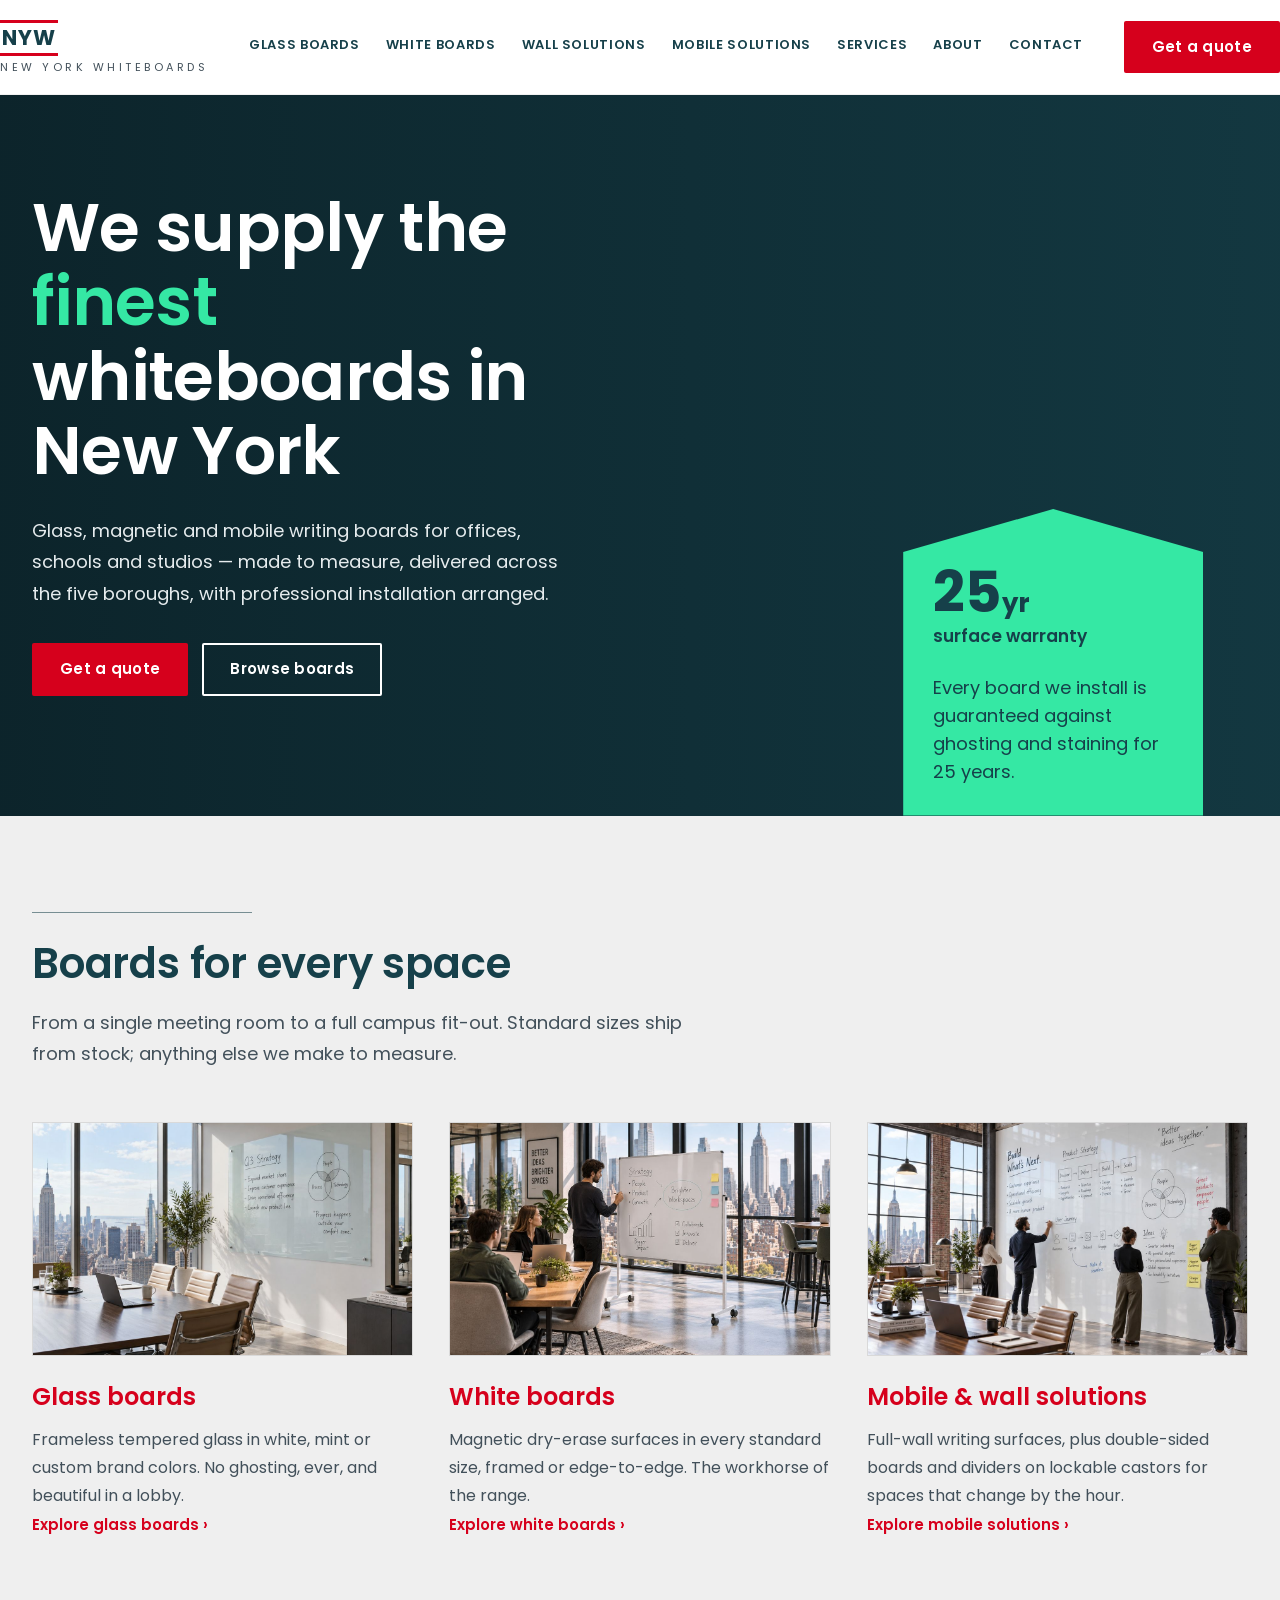
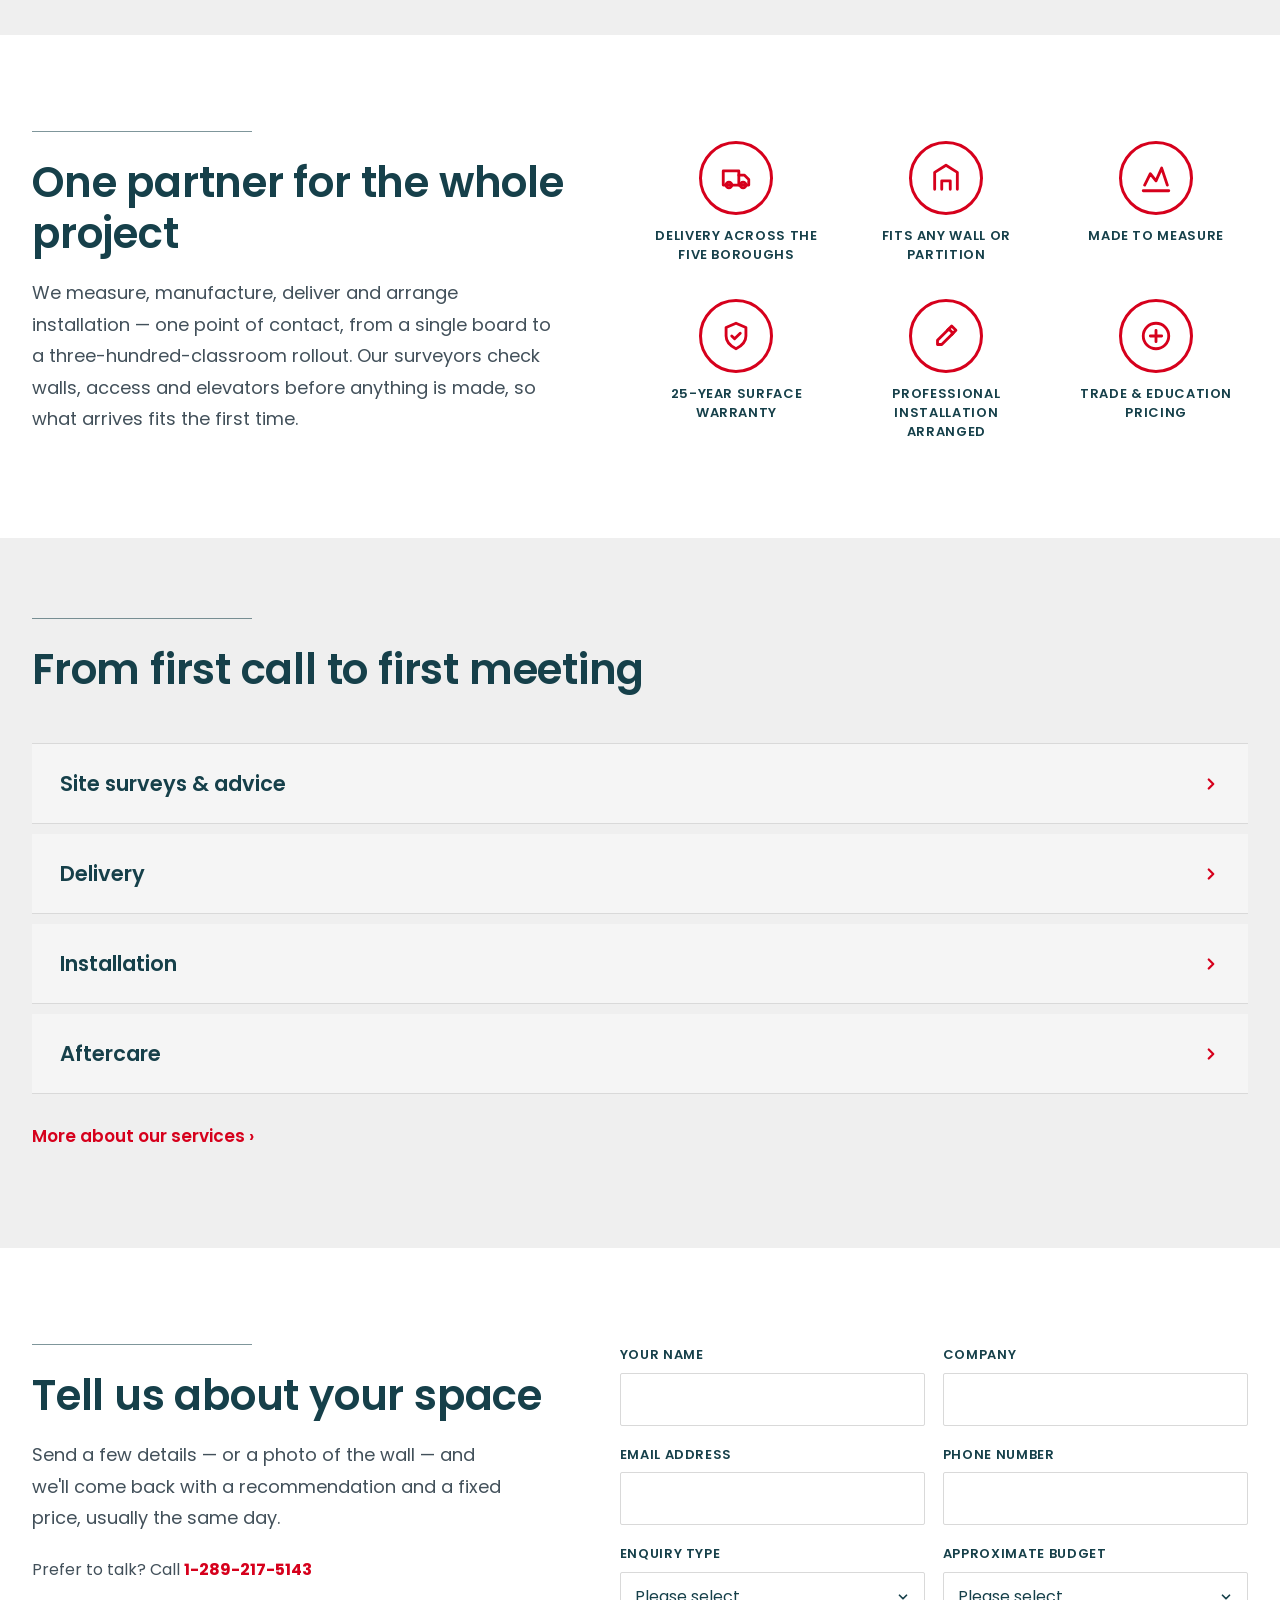
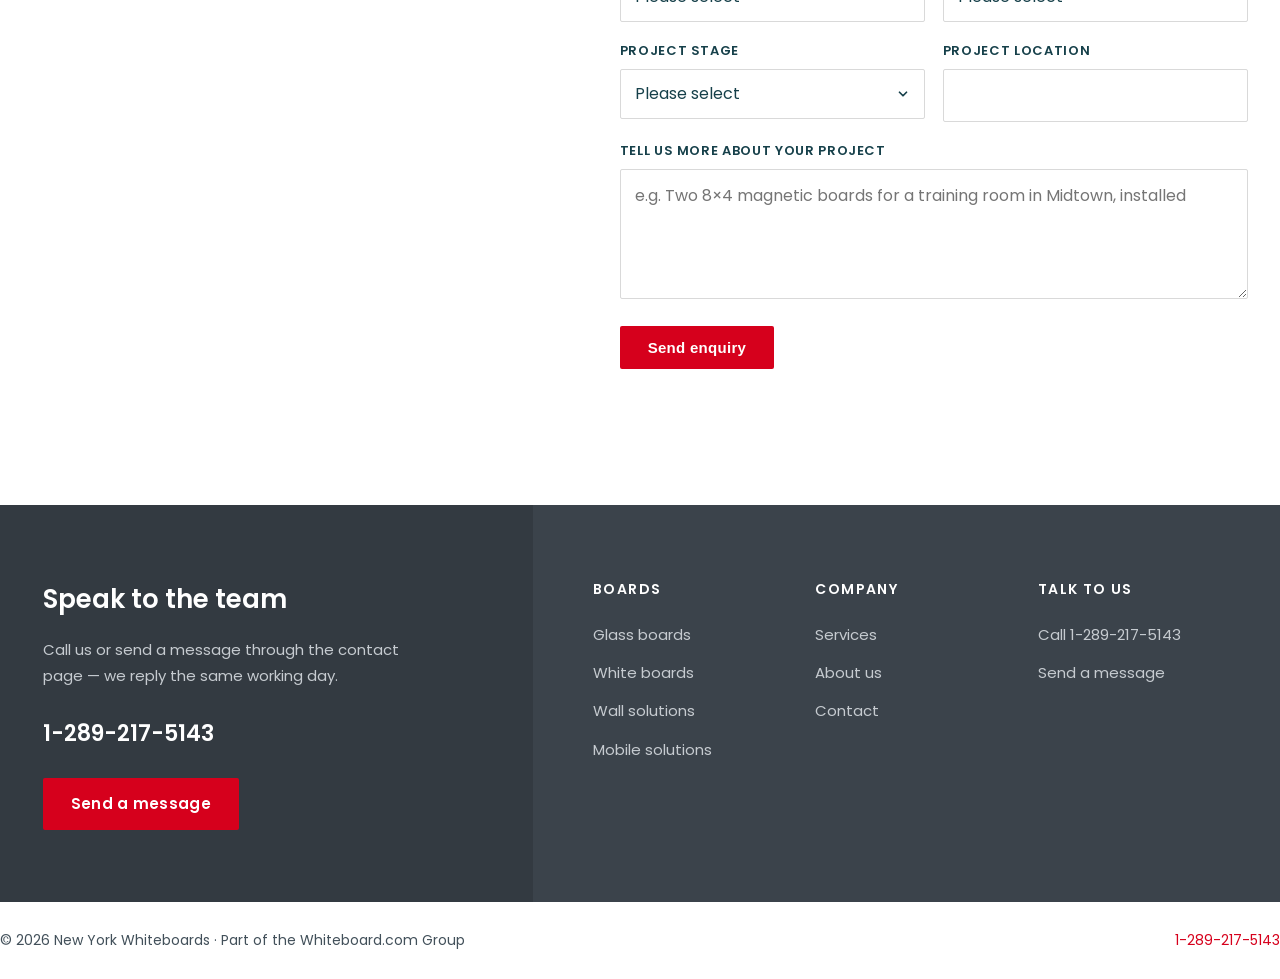
<file: index.html>
<!DOCTYPE html>
<html lang="en">
<head>
<meta charset="UTF-8">
<meta name="viewport" content="width=device-width, initial-scale=1">
<title>New York Whiteboards — Premium whiteboards, supplied and installed across NYC</title>
<meta name="description" content="Glass boards, whiteboards, wall and mobile writing solutions for offices and schools across New York. Made to measure, delivered, installation arranged.">
<link rel="preconnect" href="https://fonts.googleapis.com">
<link rel="preconnect" href="https://fonts.gstatic.com" crossorigin>
<link href="https://fonts.googleapis.com/css2?family=Poppins:wght@300;400;500;600;700&display=swap" rel="stylesheet">
<link rel="stylesheet" href="/styles.css">
</head>
<body>

<header>
  <div class="wrap nav">
    <a class="logo" href="/" aria-label="New York Whiteboards home">
      <b>NYW</b>
      <span>New York Whiteboards</span>
    </a>
    <button class="menu-btn" aria-expanded="false" aria-label="Menu">
      <svg viewBox="0 0 24 24" fill="none"><path d="M4 7h16M4 12h16M4 17h16"/></svg>
    </button>
    <nav class="links" aria-label="Main">
      <a href="/glass-boards">Glass Boards</a>
      <a href="/white-boards">White Boards</a>
      <a href="/wall-solutions">Wall Solutions</a>
      <a href="/mobile-solutions">Mobile Solutions</a>
      <a href="/services">Services</a>
      <a href="/about">About</a>
      <a href="/contact">Contact</a>
    </nav>
    <a class="btn nav-cta" href="/contact">Get a quote</a>
  </div>
</header>

<main id="top">

  <!-- ============ HERO ============ -->
  <section class="hero-video">
    <video autoplay muted loop playsinline preload="metadata" aria-hidden="true">
      <source src="/hero.mp4" type="video/mp4">
    </video>
    <div class="scrim"></div>
    <div class="wrap inner">
      <h1>We supply the <span class="pop">finest</span> whiteboards in New York</h1>
      <p>Glass, magnetic and mobile writing boards for offices, schools and studios — made to measure, delivered across the five boroughs, with professional installation arranged.</p>
      <p class="cta-row">
        <a class="btn" href="/contact">Get a quote</a>
        <a class="btn ghost light" href="#boards">Browse boards</a>
      </p>
    </div>
    <div class="badge">
      <div class="big">25<span style="font-size:26px">yr</span></div>
      <div class="lead">surface warranty</div>
      <p>Every board we install is guaranteed against ghosting and staining for 25 years.</p>
    </div>
  </section>

  <!-- ============ BOARDS ============ -->
  <section class="band" id="boards">
    <div class="wrap">
      <div class="rule"></div>
      <h2>Boards for every space</h2>
      <p class="lede">From a single meeting room to a full campus fit-out. Standard sizes ship from stock; anything else we make to measure.</p>

      <div class="cards">
        <div class="card">
          <div class="pic"><img src="/img/nyc-glass-board-boardroom.jpg" alt="Frameless glass writing board in a Manhattan boardroom with the New York skyline outside" loading="lazy"></div>
          <h3>Glass boards</h3>
          <p>Frameless tempered glass in white, mint or custom brand colors. No ghosting, ever, and beautiful in a lobby.</p>
          <a class="more" href="/glass-boards">Explore glass boards ›</a>
        </div>

        <div class="card">
          <div class="pic"><img src="/img/nyc-mobile-whiteboard-office.jpg" alt="Magnetic whiteboard in a bright New York office with the skyline behind" loading="lazy"></div>
          <h3>White boards</h3>
          <p>Magnetic dry-erase surfaces in every standard size, framed or edge-to-edge. The workhorse of the range.</p>
          <a class="more" href="/white-boards">Explore white boards ›</a>
        </div>

        <div class="card">
          <div class="pic"><img src="/img/nyc-writable-wall-loft.jpg" alt="Team working across a full-height writable wall in a New York loft office" loading="lazy"></div>
          <h3>Mobile &amp; wall solutions</h3>
          <p>Full-wall writing surfaces, plus double-sided boards and dividers on lockable castors for spaces that change by the hour.</p>
          <a class="more" href="/mobile-solutions">Explore mobile solutions ›</a>
        </div>
      </div>
    </div>
  </section>

  <!-- ============ WHY US ============ -->
  <section id="why">
    <div class="wrap split">
      <div>
        <div class="rule"></div>
        <h2>One partner for the whole project</h2>
        <p class="lede" style="max-width:48ch">We measure, manufacture, deliver and arrange installation — one point of contact, from a single board to a three-hundred-classroom rollout. Our surveyors check walls, access and elevators before anything is made, so what arrives fits the first time.</p>
      </div>
      <div class="benefits" role="list">
        <div class="benefit" role="listitem">
          <div class="ico"><svg viewBox="0 0 24 24"><path d="M3 7h11v10H3z"/><path d="M14 10h4l3 3v4h-7"/><circle cx="7" cy="17" r="2"/><circle cx="17" cy="17" r="2"/></svg></div>
          <p>Delivery across the five boroughs</p>
        </div>
        <div class="benefit" role="listitem">
          <div class="ico"><svg viewBox="0 0 24 24"><path d="M4 20V8l8-5 8 5v12"/><path d="M9 20v-6h6v6"/></svg></div>
          <p>Fits any wall or partition</p>
        </div>
        <div class="benefit" role="listitem">
          <div class="ico"><svg viewBox="0 0 24 24"><path d="M4 17l4-8 4 5 4-9 4 12"/><path d="M3 21h18"/></svg></div>
          <p>Made to measure</p>
        </div>
        <div class="benefit" role="listitem">
          <div class="ico"><svg viewBox="0 0 24 24"><path d="M12 3l7 3v6c0 4-3 7-7 9-4-2-7-5-7-9V6z"/><path d="M9 12l2 2 4-4"/></svg></div>
          <p>25-year surface warranty</p>
        </div>
        <div class="benefit" role="listitem">
          <div class="ico"><svg viewBox="0 0 24 24"><path d="M14 7l3 3-8 8H6v-3z"/><path d="M13 8l3-3 3 3-3 3"/></svg></div>
          <p>Professional installation arranged</p>
        </div>
        <div class="benefit" role="listitem">
          <div class="ico"><svg viewBox="0 0 24 24"><path d="M12 8v8M8 12h8"/><circle cx="12" cy="12" r="9"/></svg></div>
          <p>Trade &amp; education pricing</p>
        </div>
      </div>
    </div>
  </section>

  <!-- ============ SERVICES ============ -->
  <section class="band" id="services" style="padding-top:80px">
    <div class="wrap">
      <div class="rule"></div>
      <h2>From first call to first meeting</h2>

      <div class="acc">
        <div class="acc-item">
          <button class="acc-head" aria-expanded="false">
            Site surveys &amp; advice
            <svg class="chev" width="18" height="18" viewBox="0 0 24 24" fill="none" stroke="currentColor" stroke-width="3" stroke-linecap="round" stroke-linejoin="round"><path d="M9 6l6 6-6 6"/></svg>
          </button>
          <div class="acc-body"><div class="inner">
            Not sure what fits, or what the building will allow? We survey the space, check wall construction and access routes, and recommend the right board for how the room is actually used.
          </div></div>
        </div>

        <div class="acc-item">
          <button class="acc-head" aria-expanded="false">
            Delivery
            <svg class="chev" width="18" height="18" viewBox="0 0 24 24" fill="none" stroke="currentColor" stroke-width="3" stroke-linecap="round" stroke-linejoin="round"><path d="M9 6l6 6-6 6"/></svg>
          </button>
          <div class="acc-body"><div class="inner">
            Stock boards ship from our warehouse within two working days. Our own drivers handle Manhattan, Brooklyn, Queens, the Bronx and Staten Island, including timed deliveries, certificates of insurance and freight-elevator bookings for managed buildings.
          </div></div>
        </div>

        <div class="acc-item">
          <button class="acc-head" aria-expanded="false">
            Installation
            <svg class="chev" width="18" height="18" viewBox="0 0 24 24" fill="none" stroke="currentColor" stroke-width="3" stroke-linecap="round" stroke-linejoin="round"><path d="M9 6l6 6-6 6"/></svg>
          </button>
          <div class="acc-body"><div class="inner">
            We arrange professional installation through our approved local fitters — boards fixed level, secure and to manufacturer spec, with evenings and weekends available for occupied offices and schools.
          </div></div>
        </div>

        <div class="acc-item">
          <button class="acc-head" aria-expanded="false">
            Aftercare
            <svg class="chev" width="18" height="18" viewBox="0 0 24 24" fill="none" stroke="currentColor" stroke-width="3" stroke-linecap="round" stroke-linejoin="round"><path d="M9 6l6 6-6 6"/></svg>
          </button>
          <div class="acc-body"><div class="inner">
            Replacement trays, pen sets and cleaning kits, plus resurfacing and re-hanging when spaces get reconfigured. If a board ever ghosts or stains within the warranty period, we replace it.
          </div></div>
        </div>
      </div>
      <p style="margin-top:28px"><a href="/services" style="font-weight:600">More about our services ›</a></p>
    </div>
  </section>

  <!-- ============ QUOTE ============ -->
  <section id="quote">
    <div class="wrap quote-grid">
      <div>
        <div class="rule"></div>
        <h2>Tell us about your space</h2>
        <p class="lede" style="max-width:44ch">Send a few details — or a photo of the wall — and we'll come back with a recommendation and a fixed price, usually the same day.</p>
        <p style="margin-top:22px;font-size:16px">
          Prefer to talk? Call <a href="tel:+12892175143"><strong>1-289-217-5143</strong></a>
        </p>
      </div>

      <form class="quote" action="https://eu-submit.jotform.com/submit/262443967585068" method="POST" accept-charset="utf-8">
        <input type="hidden" name="formID" value="262443967585068">
        <input type="hidden" name="simple_spc" value="262443967585068-262443967585068">
        <div>
          <label for="f-name">Your name</label>
          <input id="f-name" name="q2_q2_textbox0" type="text" autocomplete="name" required>
        </div>
        <div>
          <label for="f-company">Company</label>
          <input id="f-company" name="q3_q3_textbox1" type="text" autocomplete="organization">
        </div>
        <div>
          <label for="f-email">Email address</label>
          <input id="f-email" name="q4_q4_email2" type="email" autocomplete="email" required>
        </div>
        <div>
          <label for="f-phone">Phone number</label>
          <input id="f-phone" name="q5_q5_textbox3" type="tel" autocomplete="tel">
        </div>
        <div>
          <label for="f-type">Enquiry type</label>
          <select id="f-type" name="q6_q6_dropdown4" required>
            <option value="">Please select</option>
            <option value="General enquiry">General enquiry</option>
            <option value="Project quote">Project quote</option>
            <option value="Technical support">Technical support</option>
            <option value="Other">Other</option>
          </select>
        </div>
        <div>
          <label for="f-budget">Approximate budget</label>
          <select id="f-budget" name="q7_q7_dropdown5">
            <option value="">Please select</option>
            <option value="Under £5,000">Under £5,000</option>
            <option value="£5,000 - £10,000">£5,000 - £10,000</option>
            <option value="£10,000 - £25,000">£10,000 - £25,000</option>
            <option value="Over £25,000">Over £25,000</option>
            <option value="Not sure">Not sure</option>
          </select>
        </div>
        <div>
          <label for="f-stage">Project stage</label>
          <select id="f-stage" name="q8_q8_dropdown6">
            <option value="">Please select</option>
            <option value="Planning">Planning</option>
            <option value="Design">Design</option>
            <option value="Ready to start">Ready to start</option>
            <option value="Other">Other</option>
          </select>
        </div>
        <div>
          <label for="f-loc">Project location</label>
          <input id="f-loc" name="q9_q9_textbox7" type="text">
        </div>
        <div class="full">
          <label for="f-msg">Tell us more about your project</label>
          <textarea id="f-msg" name="q10_q10_textarea8" placeholder="e.g. Two 8×4 magnetic boards for a training room in Midtown, installed"></textarea>
        </div>
        <div class="full">
          <button class="btn" type="submit">Send enquiry</button>
        </div>
        <input type="text" name="website" value="" tabindex="-1" autocomplete="off" aria-hidden="true" style="position:absolute;left:-9999px">
      </form>
    </div>
  </section>

</main>

<!-- ============ FOOTER ============ -->
<footer>
  <div class="foot-main">
    <div class="foot-news">
      <h4>Speak to the team</h4>
      <p>Call us or send a message through the contact page — we reply the same working day.</p>
      <p style="margin:0 0 24px"><a href="tel:+12892175143" style="color:#fff;font-size:22px;font-weight:600">1-289-217-5143</a></p>
      <a class="btn" href="/contact">Send a message</a>
    </div>
    <div class="foot-links">
      <div>
        <h5>Boards</h5>
        <a href="/glass-boards">Glass boards</a>
        <a href="/white-boards">White boards</a>
        <a href="/wall-solutions">Wall solutions</a>
        <a href="/mobile-solutions">Mobile solutions</a>
      </div>
      <div>
        <h5>Company</h5>
        <a href="/services">Services</a>
        <a href="/about">About us</a>
        <a href="/contact">Contact</a>
      </div>
      <div>
        <h5>Talk to us</h5>
        <a href="tel:+12892175143">Call 1-289-217-5143</a>
        <a href="/contact">Send a message</a>
      </div>
    </div>
  </div>
  <div class="wrap foot-base">
    <span>© 2026 New York Whiteboards · Part of the Whiteboard.com Group</span>
    <span><a href="tel:+12892175143">1-289-217-5143</a></span>
  </div>
</footer>

<script src="/site.js"></script>
</body>
</html>
</file>
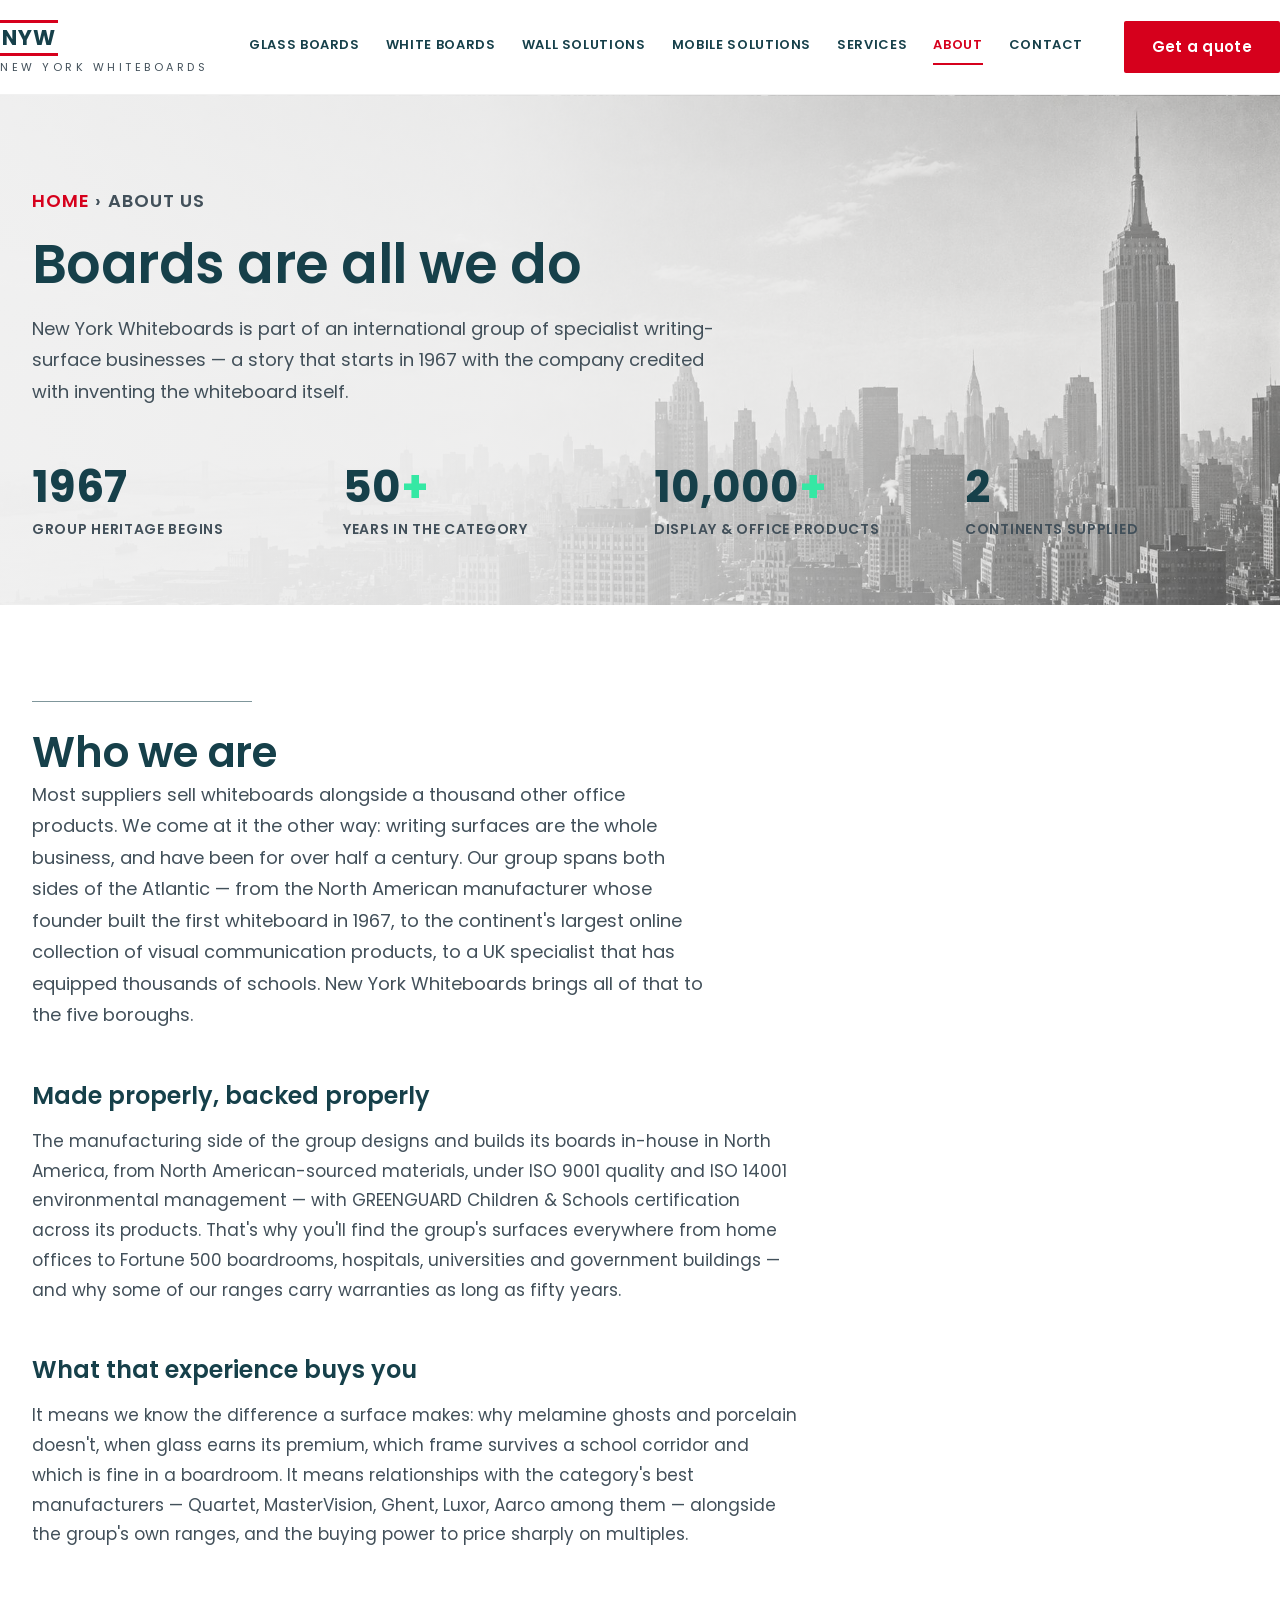
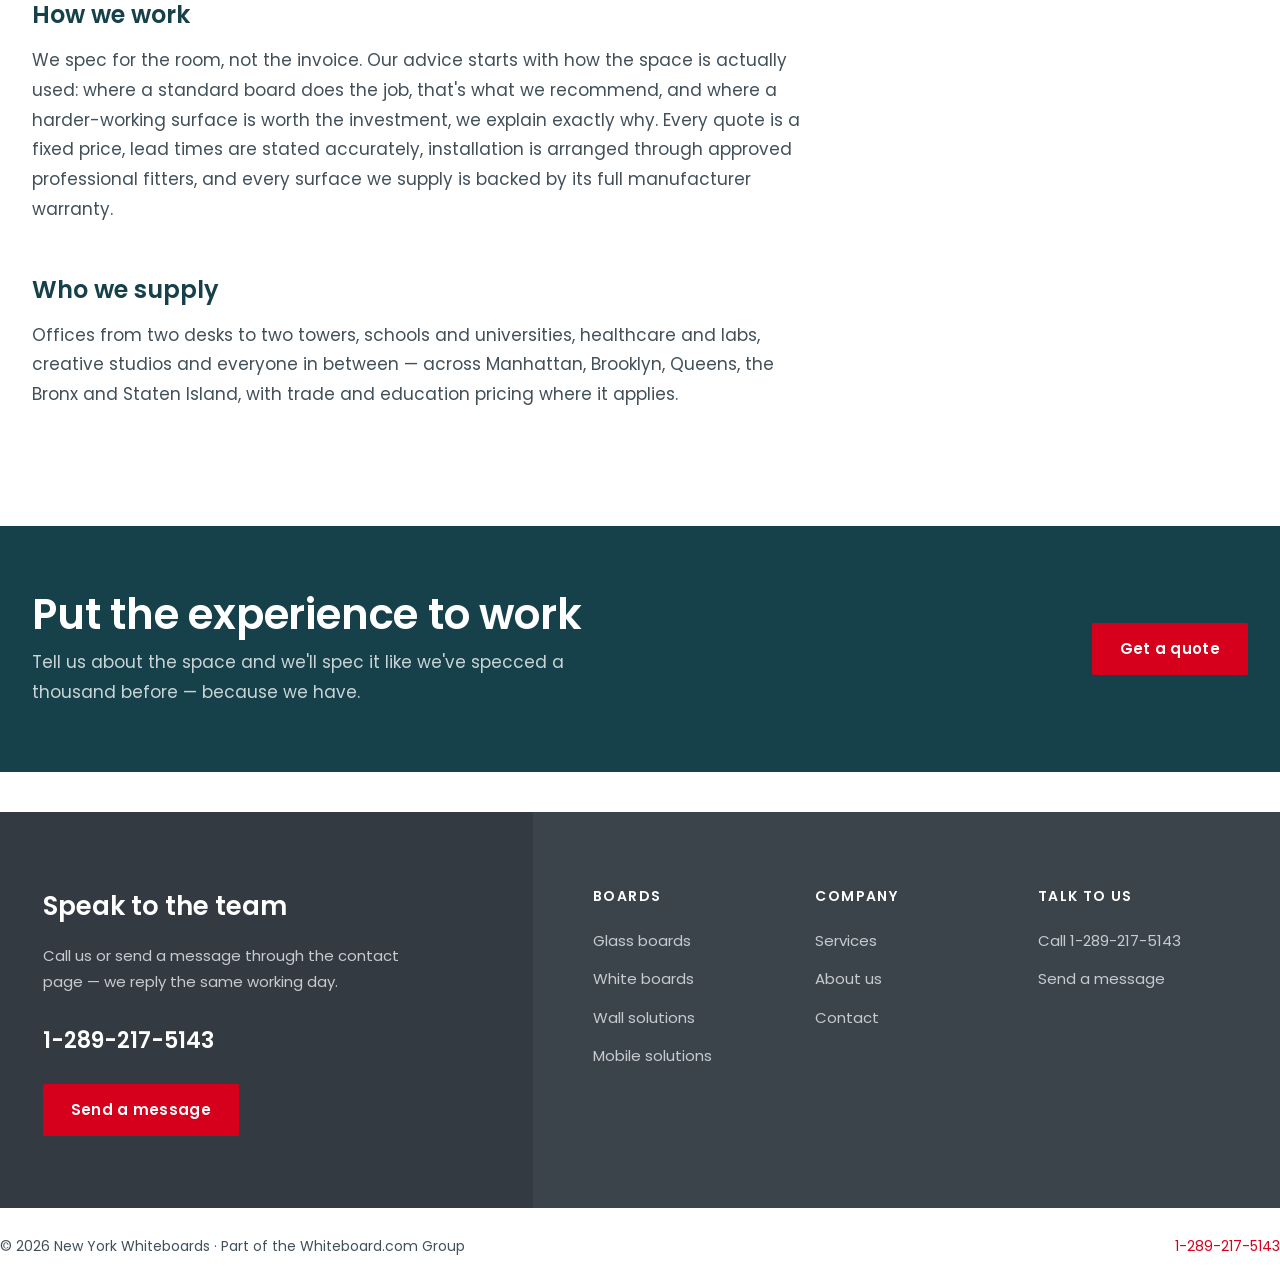
<file: about.html>
<!DOCTYPE html>
<html lang="en">
<head>
<meta charset="UTF-8">
<meta name="viewport" content="width=device-width, initial-scale=1">
<title>About us — New York Whiteboards</title>
<meta name="description" content="New York Whiteboards is part of an international group of specialist writing-surface businesses, supplying boards to offices, schools and healthcare across New York.">
<link rel="preconnect" href="https://fonts.googleapis.com">
<link rel="preconnect" href="https://fonts.gstatic.com" crossorigin>
<link href="https://fonts.googleapis.com/css2?family=Poppins:wght@300;400;500;600;700&display=swap" rel="stylesheet">
<link rel="stylesheet" href="/styles.css">
</head>
<body>

<header>
  <div class="wrap nav">
    <a class="logo" href="/" aria-label="New York Whiteboards home">
      <b>NYW</b>
      <span>New York Whiteboards</span>
    </a>
    <button class="menu-btn" aria-expanded="false" aria-label="Menu">
      <svg viewBox="0 0 24 24" fill="none"><path d="M4 7h16M4 12h16M4 17h16"/></svg>
    </button>
    <nav class="links" aria-label="Main">
      <a href="/glass-boards">Glass Boards</a>
      <a href="/white-boards">White Boards</a>
      <a href="/wall-solutions">Wall Solutions</a>
      <a href="/mobile-solutions">Mobile Solutions</a>
      <a href="/services">Services</a>
      <a href="/about" class="active">About</a>
      <a href="/contact">Contact</a>
    </nav>
    <a class="btn nav-cta" href="/contact">Get a quote</a>
  </div>
</header>

<main>
  <div class="page-hero has-bg" style="background-image:url('/img/banner-about.jpg')">
    <div class="wrap">
      <p class="crumb"><a href="/">Home</a> <span>› About us</span></p>
      <h1>Boards are all we do</h1>
      <p>New York Whiteboards is part of an international group of specialist writing-surface businesses — a story that starts in 1967 with the company credited with inventing the whiteboard itself.</p>

      <div class="stats">
        <div class="stat"><div class="num">1967</div><p>Group heritage begins</p></div>
        <div class="stat"><div class="num">50<span>+</span></div><p>Years in the category</p></div>
        <div class="stat"><div class="num">10,000<span>+</span></div><p>Display &amp; office products</p></div>
        <div class="stat"><div class="num">2</div><p>Continents supplied</p></div>
      </div>
    </div>
  </div>

  <section>
    <div class="wrap">
      <div class="prose">
        <div class="rule"></div>
        <h2>Who we are</h2>
        <p class="lede" style="margin-bottom:8px">Most suppliers sell whiteboards alongside a thousand other office products. We come at it the other way: writing surfaces are the whole business, and have been for over half a century. Our group spans both sides of the Atlantic — from the North American manufacturer whose founder built the first whiteboard in 1967, to the continent's largest online collection of visual communication products, to a UK specialist that has equipped thousands of schools. New York Whiteboards brings all of that to the five boroughs.</p>

        <h3 class="sub">Made properly, backed properly</h3>
        <p>The manufacturing side of the group designs and builds its boards in-house in North America, from North American-sourced materials, under ISO 9001 quality and ISO 14001 environmental management — with GREENGUARD Children &amp; Schools certification across its products. That's why you'll find the group's surfaces everywhere from home offices to Fortune 500 boardrooms, hospitals, universities and government buildings — and why some of our ranges carry warranties as long as fifty years.</p>

        <h3 class="sub">What that experience buys you</h3>
        <p>It means we know the difference a surface makes: why melamine ghosts and porcelain doesn't, when glass earns its premium, which frame survives a school corridor and which is fine in a boardroom. It means relationships with the category's best manufacturers — Quartet, MasterVision, Ghent, Luxor, Aarco among them — alongside the group's own ranges, and the buying power to price sharply on multiples.</p>

        <h3 class="sub">How we work</h3>
        <p>We spec for the room, not the invoice. Our advice starts with how the space is actually used: where a standard board does the job, that's what we recommend, and where a harder-working surface is worth the investment, we explain exactly why. Every quote is a fixed price, lead times are stated accurately, installation is arranged through approved professional fitters, and every surface we supply is backed by its full manufacturer warranty.</p>

        <h3 class="sub">Who we supply</h3>
        <p>Offices from two desks to two towers, schools and universities, healthcare and labs, creative studios and everyone in between — across Manhattan, Brooklyn, Queens, the Bronx and Staten Island, with trade and education pricing where it applies.</p>
      </div>
    </div>
  </section>

  <section class="cta-strip" style="padding:64px 0">
    <div class="wrap row">
      <div>
        <h2>Put the experience to work</h2>
        <p>Tell us about the space and we'll spec it like we've specced a thousand before — because we have.</p>
      </div>
      <a class="btn" href="/contact">Get a quote</a>
    </div>
  </section>
</main>

<footer>
  <div class="foot-main">
    <div class="foot-news">
      <h4>Speak to the team</h4>
      <p>Call us or send a message through the contact page — we reply the same working day.</p>
      <p style="margin:0 0 24px"><a href="tel:+12892175143" style="color:#fff;font-size:22px;font-weight:600">1-289-217-5143</a></p>
      <a class="btn" href="/contact">Send a message</a>
    </div>
    <div class="foot-links">
      <div>
        <h5>Boards</h5>
        <a href="/glass-boards">Glass boards</a>
        <a href="/white-boards">White boards</a>
        <a href="/wall-solutions">Wall solutions</a>
        <a href="/mobile-solutions">Mobile solutions</a>
      </div>
      <div>
        <h5>Company</h5>
        <a href="/services">Services</a>
        <a href="/about">About us</a>
        <a href="/contact">Contact</a>
      </div>
      <div>
        <h5>Talk to us</h5>
        <a href="tel:+12892175143">Call 1-289-217-5143</a>
        <a href="/contact">Send a message</a>
      </div>
    </div>
  </div>
  <div class="wrap foot-base">
    <span>© 2026 New York Whiteboards · Part of the Whiteboard.com Group</span>
    <span><a href="tel:+12892175143">1-289-217-5143</a></span>
  </div>
</footer>

<script src="/site.js"></script>
</body>
</html>
</file>
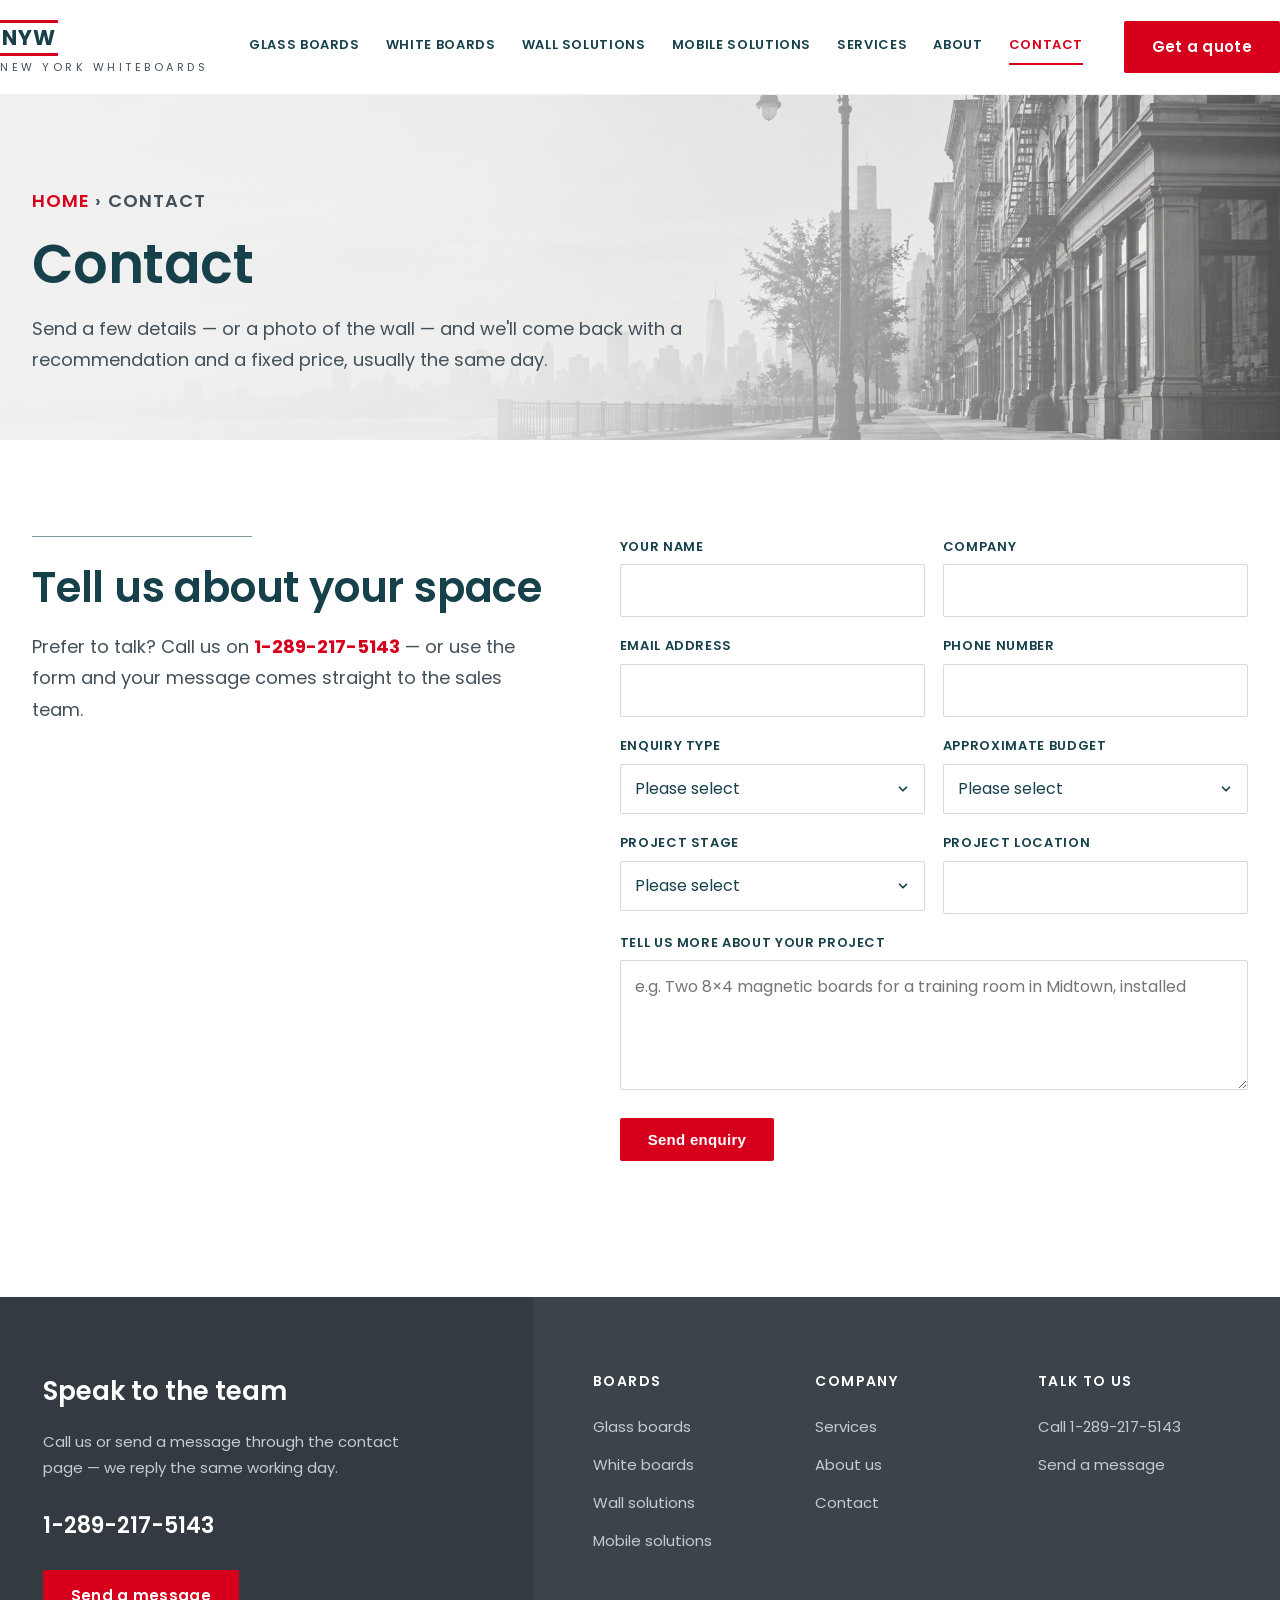
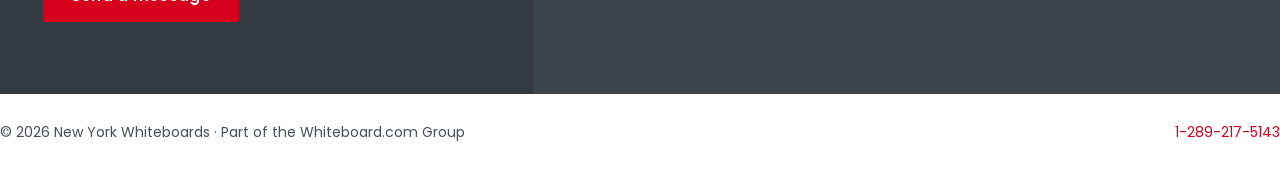
<file: contact.html>
<!DOCTYPE html>
<html lang="en">
<head>
<meta charset="UTF-8">
<meta name="viewport" content="width=device-width, initial-scale=1">
<title>Contact — New York Whiteboards</title>
<meta name="description" content="Get a quote from New York Whiteboards.">
<link rel="preconnect" href="https://fonts.googleapis.com">
<link rel="preconnect" href="https://fonts.gstatic.com" crossorigin>
<link href="https://fonts.googleapis.com/css2?family=Poppins:wght@300;400;500;600;700&display=swap" rel="stylesheet">
<link rel="stylesheet" href="/styles.css">
</head>
<body>

<header>
  <div class="wrap nav">
    <a class="logo" href="/" aria-label="New York Whiteboards home">
      <b>NYW</b>
      <span>New York Whiteboards</span>
    </a>
    <button class="menu-btn" aria-expanded="false" aria-label="Menu">
      <svg viewBox="0 0 24 24" fill="none"><path d="M4 7h16M4 12h16M4 17h16"/></svg>
    </button>
    <nav class="links" aria-label="Main">
      <a href="/glass-boards">Glass Boards</a>
      <a href="/white-boards">White Boards</a>
      <a href="/wall-solutions">Wall Solutions</a>
      <a href="/mobile-solutions">Mobile Solutions</a>
      <a href="/services">Services</a>
      <a href="/about">About</a>
      <a href="/contact" class="active">Contact</a>
    </nav>
    <a class="btn nav-cta" href="/contact">Get a quote</a>
  </div>
</header>

<main>
  <div class="page-hero has-bg" style="background-image:url('/img/banner-contact.jpg')">
    <div class="wrap">
      <p class="crumb"><a href="/">Home</a> <span>› Contact</span></p>
      <h1>Contact</h1>
      <p>Send a few details — or a photo of the wall — and we'll come back with a recommendation and a fixed price, usually the same day.</p>
    </div>
  </div>

  <section>
    <div class="wrap quote-grid">
      <div>
        <div class="rule"></div>
        <h2>Tell us about your space</h2>
        <p class="lede" style="max-width:44ch">Prefer to talk? Call us on <a href="tel:+12892175143"><strong>1-289-217-5143</strong></a> — or use the form and your message comes straight to the sales team.</p>
      </div>

      <form class="quote" action="https://eu-submit.jotform.com/submit/262443967585068" method="POST" accept-charset="utf-8">
        <input type="hidden" name="formID" value="262443967585068">
        <input type="hidden" name="simple_spc" value="262443967585068-262443967585068">
        <div>
          <label for="f-name">Your name</label>
          <input id="f-name" name="q2_q2_textbox0" type="text" autocomplete="name" required>
        </div>
        <div>
          <label for="f-company">Company</label>
          <input id="f-company" name="q3_q3_textbox1" type="text" autocomplete="organization">
        </div>
        <div>
          <label for="f-email">Email address</label>
          <input id="f-email" name="q4_q4_email2" type="email" autocomplete="email" required>
        </div>
        <div>
          <label for="f-phone">Phone number</label>
          <input id="f-phone" name="q5_q5_textbox3" type="tel" autocomplete="tel">
        </div>
        <div>
          <label for="f-type">Enquiry type</label>
          <select id="f-type" name="q6_q6_dropdown4" required>
            <option value="">Please select</option>
            <option value="General enquiry">General enquiry</option>
            <option value="Project quote">Project quote</option>
            <option value="Technical support">Technical support</option>
            <option value="Other">Other</option>
          </select>
        </div>
        <div>
          <label for="f-budget">Approximate budget</label>
          <select id="f-budget" name="q7_q7_dropdown5">
            <option value="">Please select</option>
            <option value="Under £5,000">Under £5,000</option>
            <option value="£5,000 - £10,000">£5,000 - £10,000</option>
            <option value="£10,000 - £25,000">£10,000 - £25,000</option>
            <option value="Over £25,000">Over £25,000</option>
            <option value="Not sure">Not sure</option>
          </select>
        </div>
        <div>
          <label for="f-stage">Project stage</label>
          <select id="f-stage" name="q8_q8_dropdown6">
            <option value="">Please select</option>
            <option value="Planning">Planning</option>
            <option value="Design">Design</option>
            <option value="Ready to start">Ready to start</option>
            <option value="Other">Other</option>
          </select>
        </div>
        <div>
          <label for="f-loc">Project location</label>
          <input id="f-loc" name="q9_q9_textbox7" type="text">
        </div>
        <div class="full">
          <label for="f-msg">Tell us more about your project</label>
          <textarea id="f-msg" name="q10_q10_textarea8" placeholder="e.g. Two 8×4 magnetic boards for a training room in Midtown, installed"></textarea>
        </div>
        <div class="full">
          <button class="btn" type="submit">Send enquiry</button>
        </div>
        <input type="text" name="website" value="" tabindex="-1" autocomplete="off" aria-hidden="true" style="position:absolute;left:-9999px">
      </form>
    </div>
  </section>
</main>

<footer>
  <div class="foot-main">
    <div class="foot-news">
      <h4>Speak to the team</h4>
      <p>Call us or send a message through the contact page — we reply the same working day.</p>
      <p style="margin:0 0 24px"><a href="tel:+12892175143" style="color:#fff;font-size:22px;font-weight:600">1-289-217-5143</a></p>
      <a class="btn" href="/contact">Send a message</a>
    </div>
    <div class="foot-links">
      <div>
        <h5>Boards</h5>
        <a href="/glass-boards">Glass boards</a>
        <a href="/white-boards">White boards</a>
        <a href="/wall-solutions">Wall solutions</a>
        <a href="/mobile-solutions">Mobile solutions</a>
      </div>
      <div>
        <h5>Company</h5>
        <a href="/services">Services</a>
        <a href="/about">About us</a>
        <a href="/contact">Contact</a>
      </div>
      <div>
        <h5>Talk to us</h5>
        <a href="tel:+12892175143">Call 1-289-217-5143</a>
        <a href="/contact">Send a message</a>
      </div>
    </div>
  </div>
  <div class="wrap foot-base">
    <span>© 2026 New York Whiteboards · Part of the Whiteboard.com Group</span>
    <span><a href="tel:+12892175143">1-289-217-5143</a></span>
  </div>
</footer>

<script src="/site.js"></script>
</body>
</html>
</file>
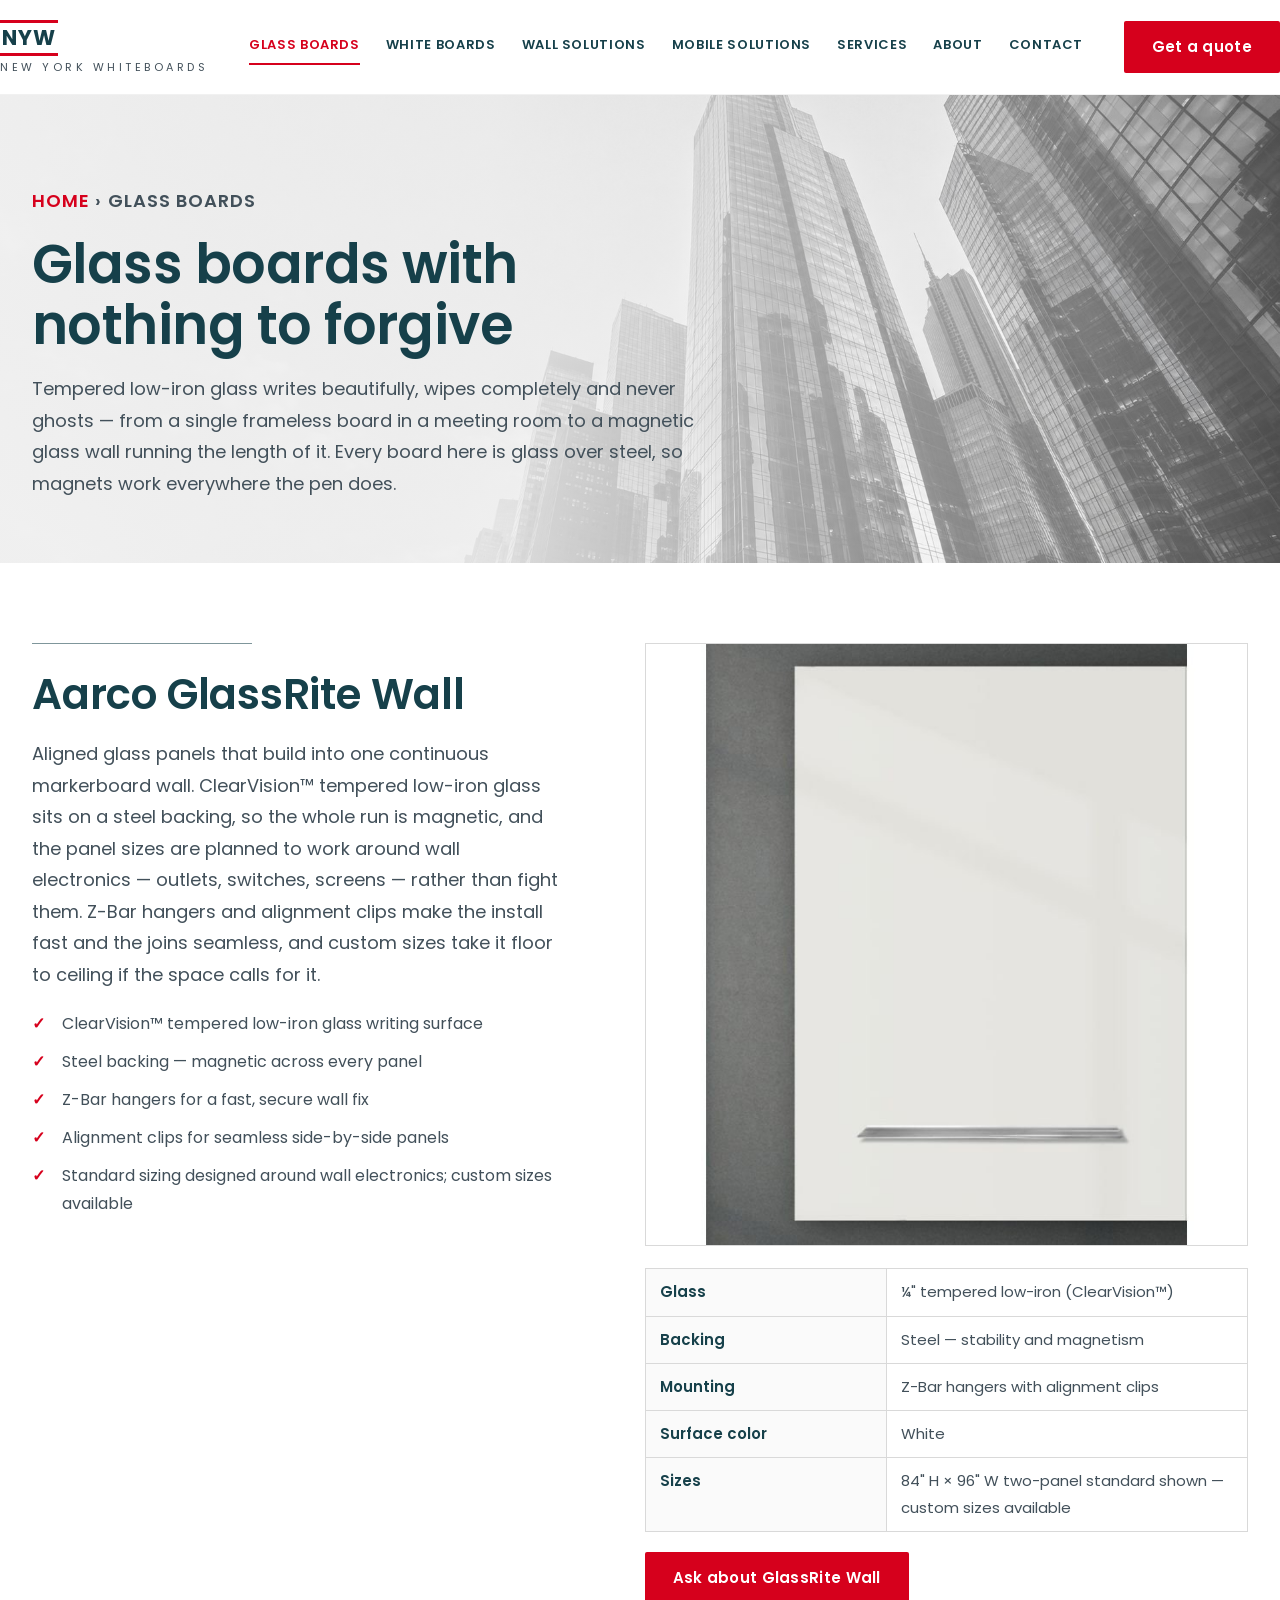
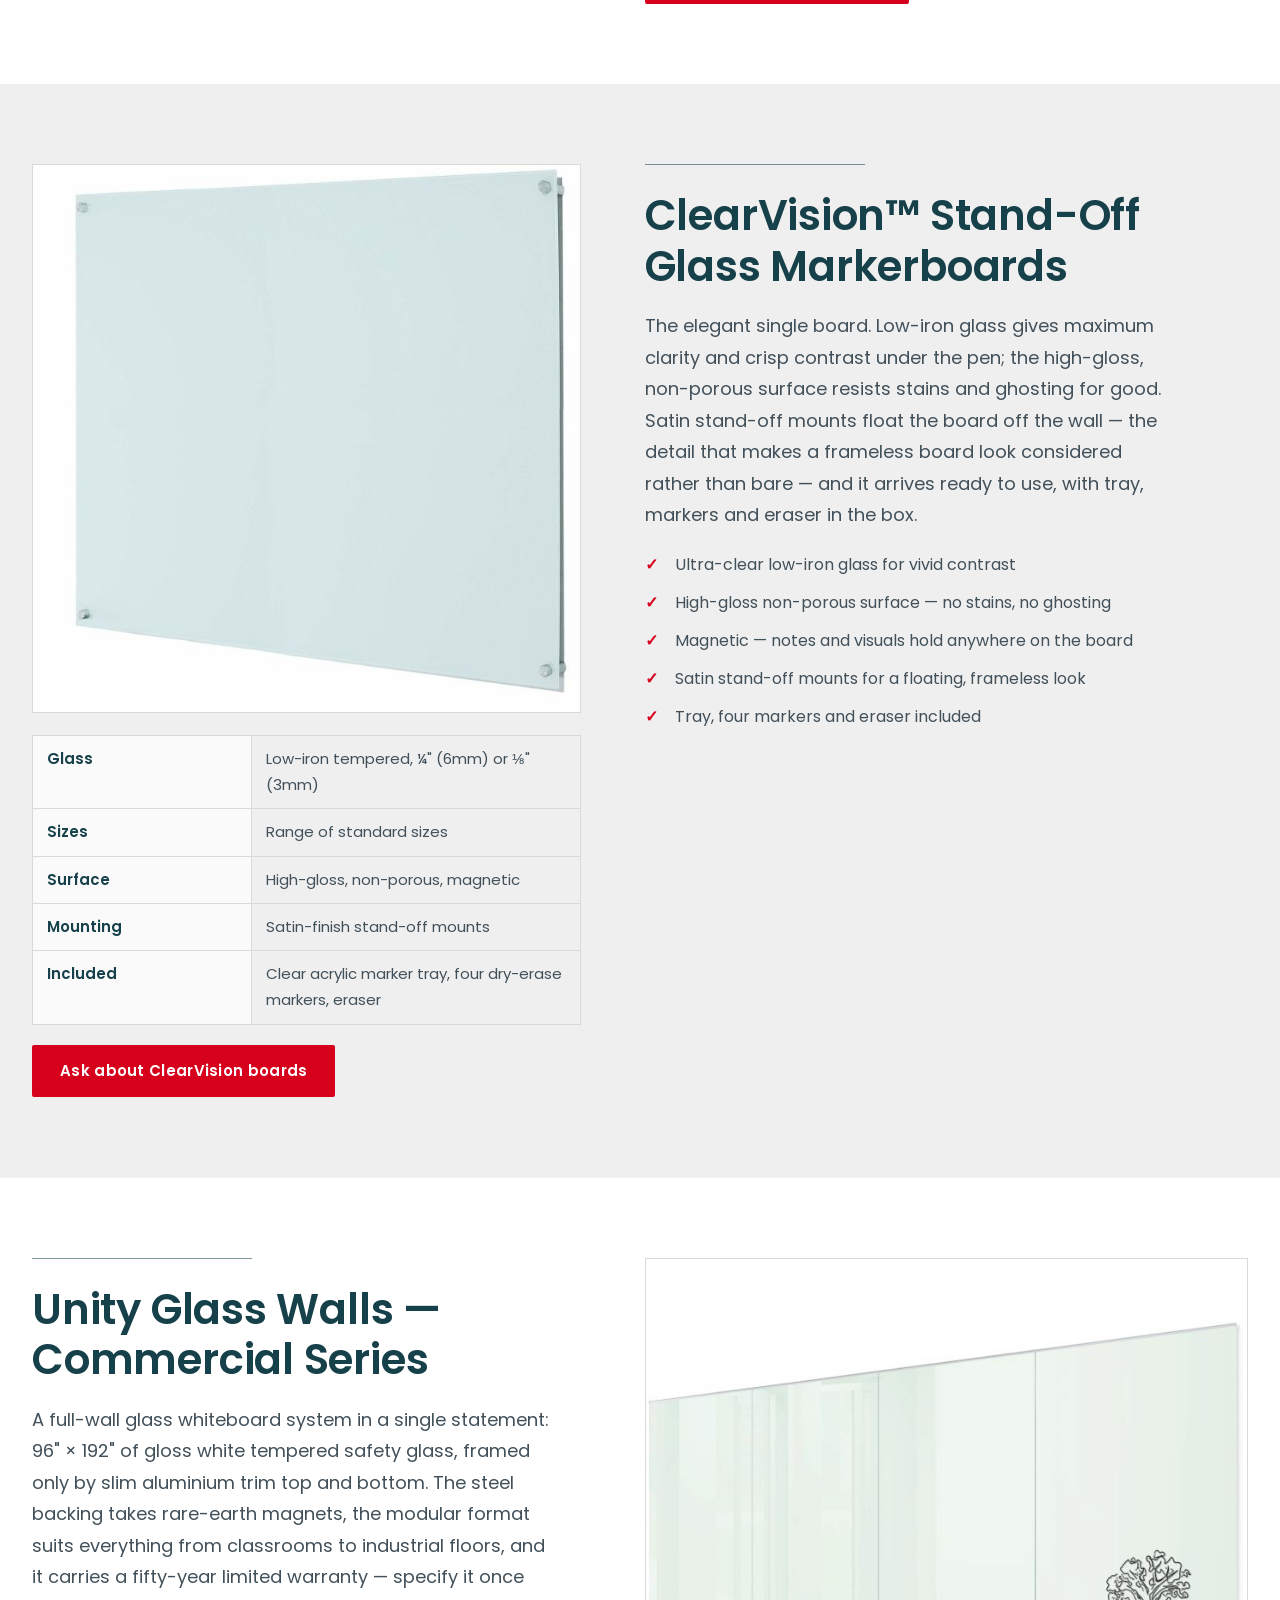
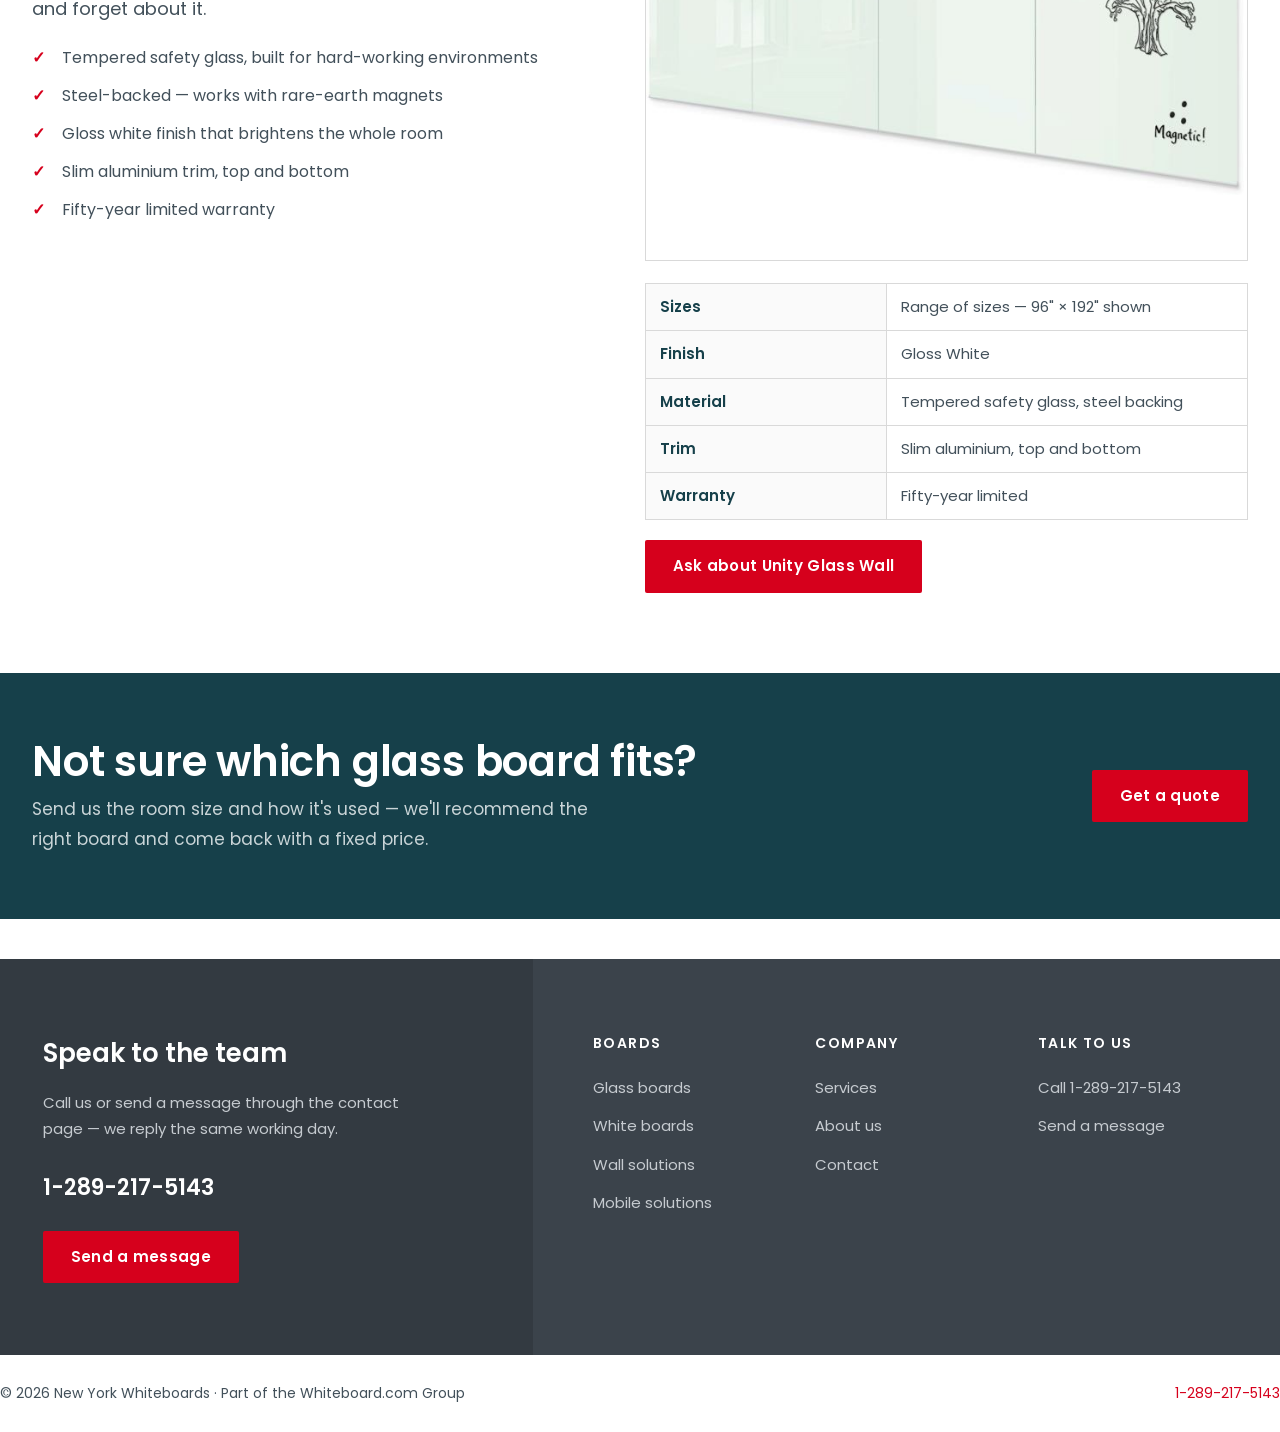
<file: glass-boards.html>
<!DOCTYPE html>
<html lang="en">
<head>
<meta charset="UTF-8">
<meta name="viewport" content="width=device-width, initial-scale=1">
<title>Glass Boards — New York Whiteboards</title>
<meta name="description" content="Magnetic glass markerboards and glass wall systems — Aarco GlassRite Wall, ClearVision stand-off boards and the Unity Commercial Series glass wall, supplied across New York.">
<link rel="preconnect" href="https://fonts.googleapis.com">
<link rel="preconnect" href="https://fonts.gstatic.com" crossorigin>
<link href="https://fonts.googleapis.com/css2?family=Poppins:wght@300;400;500;600;700&display=swap" rel="stylesheet">
<link rel="stylesheet" href="/styles.css">
</head>
<body>

<header>
  <div class="wrap nav">
    <a class="logo" href="/" aria-label="New York Whiteboards home">
      <b>NYW</b>
      <span>New York Whiteboards</span>
    </a>
    <button class="menu-btn" aria-expanded="false" aria-label="Menu">
      <svg viewBox="0 0 24 24" fill="none"><path d="M4 7h16M4 12h16M4 17h16"/></svg>
    </button>
    <nav class="links" aria-label="Main">
      <a href="/glass-boards" class="active">Glass Boards</a>
      <a href="/white-boards">White Boards</a>
      <a href="/wall-solutions">Wall Solutions</a>
      <a href="/mobile-solutions">Mobile Solutions</a>
      <a href="/services">Services</a>
      <a href="/about">About</a>
      <a href="/contact">Contact</a>
    </nav>
    <a class="btn nav-cta" href="/contact">Get a quote</a>
  </div>
</header>

<main>
  <div class="page-hero has-bg" style="background-image:url('/img/banner-glass-boards.jpg')">
    <div class="wrap">
      <p class="crumb"><a href="/">Home</a> <span>› Glass Boards</span></p>
      <h1>Glass boards with nothing to forgive</h1>
      <p>Tempered low-iron glass writes beautifully, wipes completely and never ghosts — from a single frameless board in a meeting room to a magnetic glass wall running the length of it. Every board here is glass over steel, so magnets work everywhere the pen does.</p>
    </div>
  </div>

  <!-- GlassRite Wall -->
  <section class="product-block">
    <div class="wrap split">
      <div>
        <div class="rule"></div>
        <h2>Aarco GlassRite Wall</h2>
        <p class="lede" style="max-width:48ch">Aligned glass panels that build into one continuous markerboard wall. ClearVision™ tempered low-iron glass sits on a steel backing, so the whole run is magnetic, and the panel sizes are planned to work around wall electronics — outlets, switches, screens — rather than fight them. Z-Bar hangers and alignment clips make the install fast and the joins seamless, and custom sizes take it floor to ceiling if the space calls for it.</p>
        <ul class="feat">
          <li>ClearVision™ tempered low-iron glass writing surface</li>
          <li>Steel backing — magnetic across every panel</li>
          <li>Z-Bar hangers for a fast, secure wall fix</li>
          <li>Alignment clips for seamless side-by-side panels</li>
          <li>Standard sizing designed around wall electronics; custom sizes available</li>
        </ul>
      </div>
      <div>
        <img src="/img/glassrite-wall-panels.jpg" alt="Aarco GlassRite Wall — white magnetic glass panel with marker tray" style="border:1px solid var(--line)">
        <table class="spec">
          <tr><td>Glass</td><td>¼" tempered low-iron (ClearVision™)</td></tr>
          <tr><td>Backing</td><td>Steel — stability and magnetism</td></tr>
          <tr><td>Mounting</td><td>Z-Bar hangers with alignment clips</td></tr>
          <tr><td>Surface color</td><td>White</td></tr>
          <tr><td>Sizes</td><td>84" H × 96" W two-panel standard shown — custom sizes available</td></tr>
        </table>
        <p style="margin-top:20px"><a class="btn" href="/contact">Ask about GlassRite Wall</a></p>
      </div>
    </div>
  </section>

  <!-- ClearVision stand-off -->
  <section class="product-block band" style="border-top:0">
    <div class="wrap split">
      <div>
        <img src="/img/clearvision-standoff-glass-board.jpg" alt="ClearVision frameless glass markerboard on satin stand-off mounts" style="border:1px solid var(--line);background:#fff">
        <table class="spec">
          <tr><td>Glass</td><td>Low-iron tempered, ¼" (6mm) or ⅛" (3mm)</td></tr>
          <tr><td>Sizes</td><td>Range of standard sizes</td></tr>
          <tr><td>Surface</td><td>High-gloss, non-porous, magnetic</td></tr>
          <tr><td>Mounting</td><td>Satin-finish stand-off mounts</td></tr>
          <tr><td>Included</td><td>Clear acrylic marker tray, four dry-erase markers, eraser</td></tr>
        </table>
        <p style="margin-top:20px"><a class="btn" href="/contact">Ask about ClearVision boards</a></p>
      </div>
      <div>
        <div class="rule"></div>
        <h2>ClearVision™ Stand-Off Glass Markerboards</h2>
        <p class="lede" style="max-width:48ch">The elegant single board. Low-iron glass gives maximum clarity and crisp contrast under the pen; the high-gloss, non-porous surface resists stains and ghosting for good. Satin stand-off mounts float the board off the wall — the detail that makes a frameless board look considered rather than bare — and it arrives ready to use, with tray, markers and eraser in the box.</p>
        <ul class="feat">
          <li>Ultra-clear low-iron glass for vivid contrast</li>
          <li>High-gloss non-porous surface — no stains, no ghosting</li>
          <li>Magnetic — notes and visuals hold anywhere on the board</li>
          <li>Satin stand-off mounts for a floating, frameless look</li>
          <li>Tray, four markers and eraser included</li>
        </ul>
      </div>
    </div>
  </section>

  <!-- Unity -->
  <section class="product-block">
    <div class="wrap split">
      <div>
        <div class="rule"></div>
        <h2>Unity Glass Walls — Commercial Series</h2>
        <p class="lede" style="max-width:48ch">A full-wall glass whiteboard system in a single statement: 96" × 192" of gloss white tempered safety glass, framed only by slim aluminium trim top and bottom. The steel backing takes rare-earth magnets, the modular format suits everything from classrooms to industrial floors, and it carries a fifty-year limited warranty — specify it once and forget about it.</p>
        <ul class="feat">
          <li>Tempered safety glass, built for hard-working environments</li>
          <li>Steel-backed — works with rare-earth magnets</li>
          <li>Gloss white finish that brightens the whole room</li>
          <li>Slim aluminium trim, top and bottom</li>
          <li>Fifty-year limited warranty</li>
        </ul>
      </div>
      <div>
        <img src="/img/unity-glass-wall-gloss-white.jpg" alt="Unity Commercial Series — gloss white glass panels forming a continuous wall" style="border:1px solid var(--line)">
        <table class="spec">
          <tr><td>Sizes</td><td>Range of sizes — 96" × 192" shown</td></tr>
          <tr><td>Finish</td><td>Gloss White</td></tr>
          <tr><td>Material</td><td>Tempered safety glass, steel backing</td></tr>
          <tr><td>Trim</td><td>Slim aluminium, top and bottom</td></tr>
          <tr><td>Warranty</td><td>Fifty-year limited</td></tr>
        </table>
        <p style="margin-top:20px"><a class="btn" href="/contact">Ask about Unity Glass Wall</a></p>
      </div>
    </div>
  </section>

  <section class="cta-strip" style="padding:64px 0">
    <div class="wrap row">
      <div>
        <h2>Not sure which glass board fits?</h2>
        <p>Send us the room size and how it's used — we'll recommend the right board and come back with a fixed price.</p>
      </div>
      <a class="btn" href="/contact">Get a quote</a>
    </div>
  </section>
</main>

<footer>
  <div class="foot-main">
    <div class="foot-news">
      <h4>Speak to the team</h4>
      <p>Call us or send a message through the contact page — we reply the same working day.</p>
      <p style="margin:0 0 24px"><a href="tel:+12892175143" style="color:#fff;font-size:22px;font-weight:600">1-289-217-5143</a></p>
      <a class="btn" href="/contact">Send a message</a>
    </div>
    <div class="foot-links">
      <div>
        <h5>Boards</h5>
        <a href="/glass-boards">Glass boards</a>
        <a href="/white-boards">White boards</a>
        <a href="/wall-solutions">Wall solutions</a>
        <a href="/mobile-solutions">Mobile solutions</a>
      </div>
      <div>
        <h5>Company</h5>
        <a href="/services">Services</a>
        <a href="/about">About us</a>
        <a href="/contact">Contact</a>
      </div>
      <div>
        <h5>Talk to us</h5>
        <a href="tel:+12892175143">Call 1-289-217-5143</a>
        <a href="/contact">Send a message</a>
      </div>
    </div>
  </div>
  <div class="wrap foot-base">
    <span>© 2026 New York Whiteboards · Part of the Whiteboard.com Group</span>
    <span><a href="tel:+12892175143">1-289-217-5143</a></span>
  </div>
</footer>

<script src="/site.js"></script>
</body>
</html>
</file>
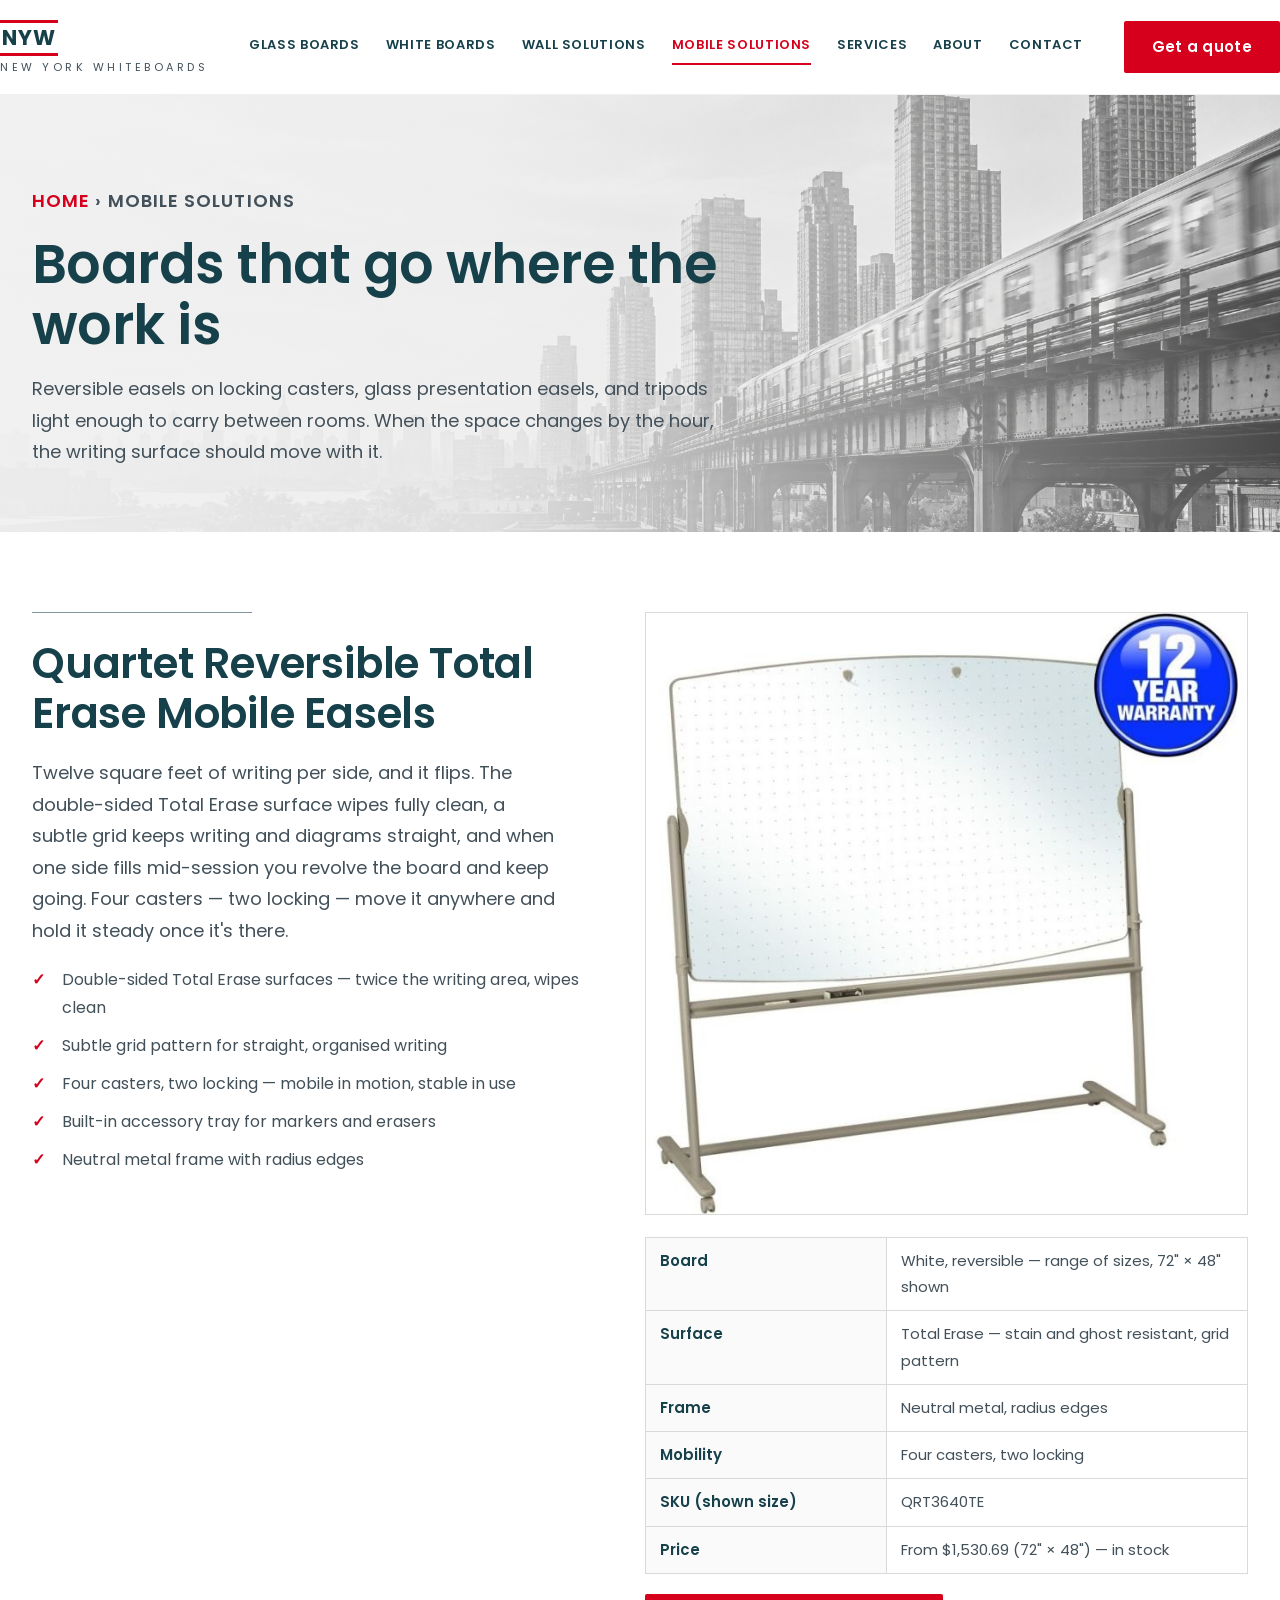
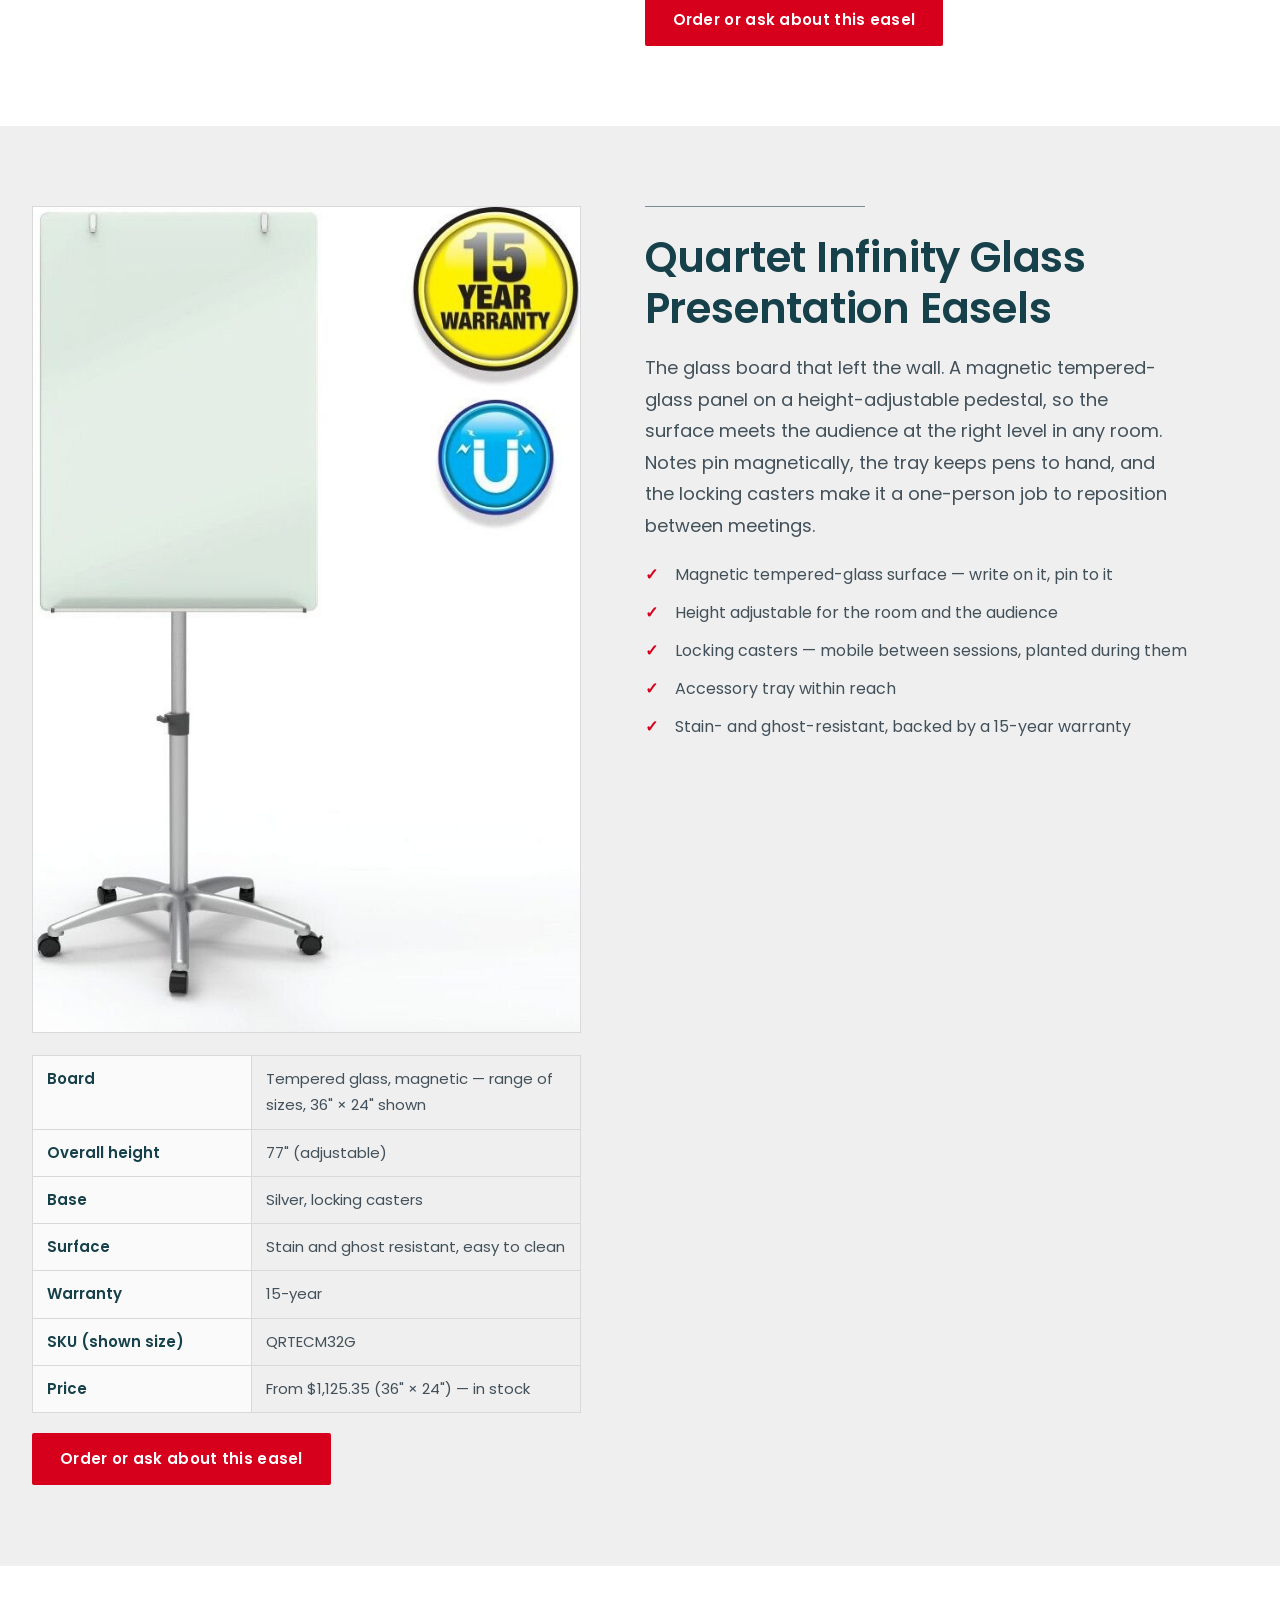
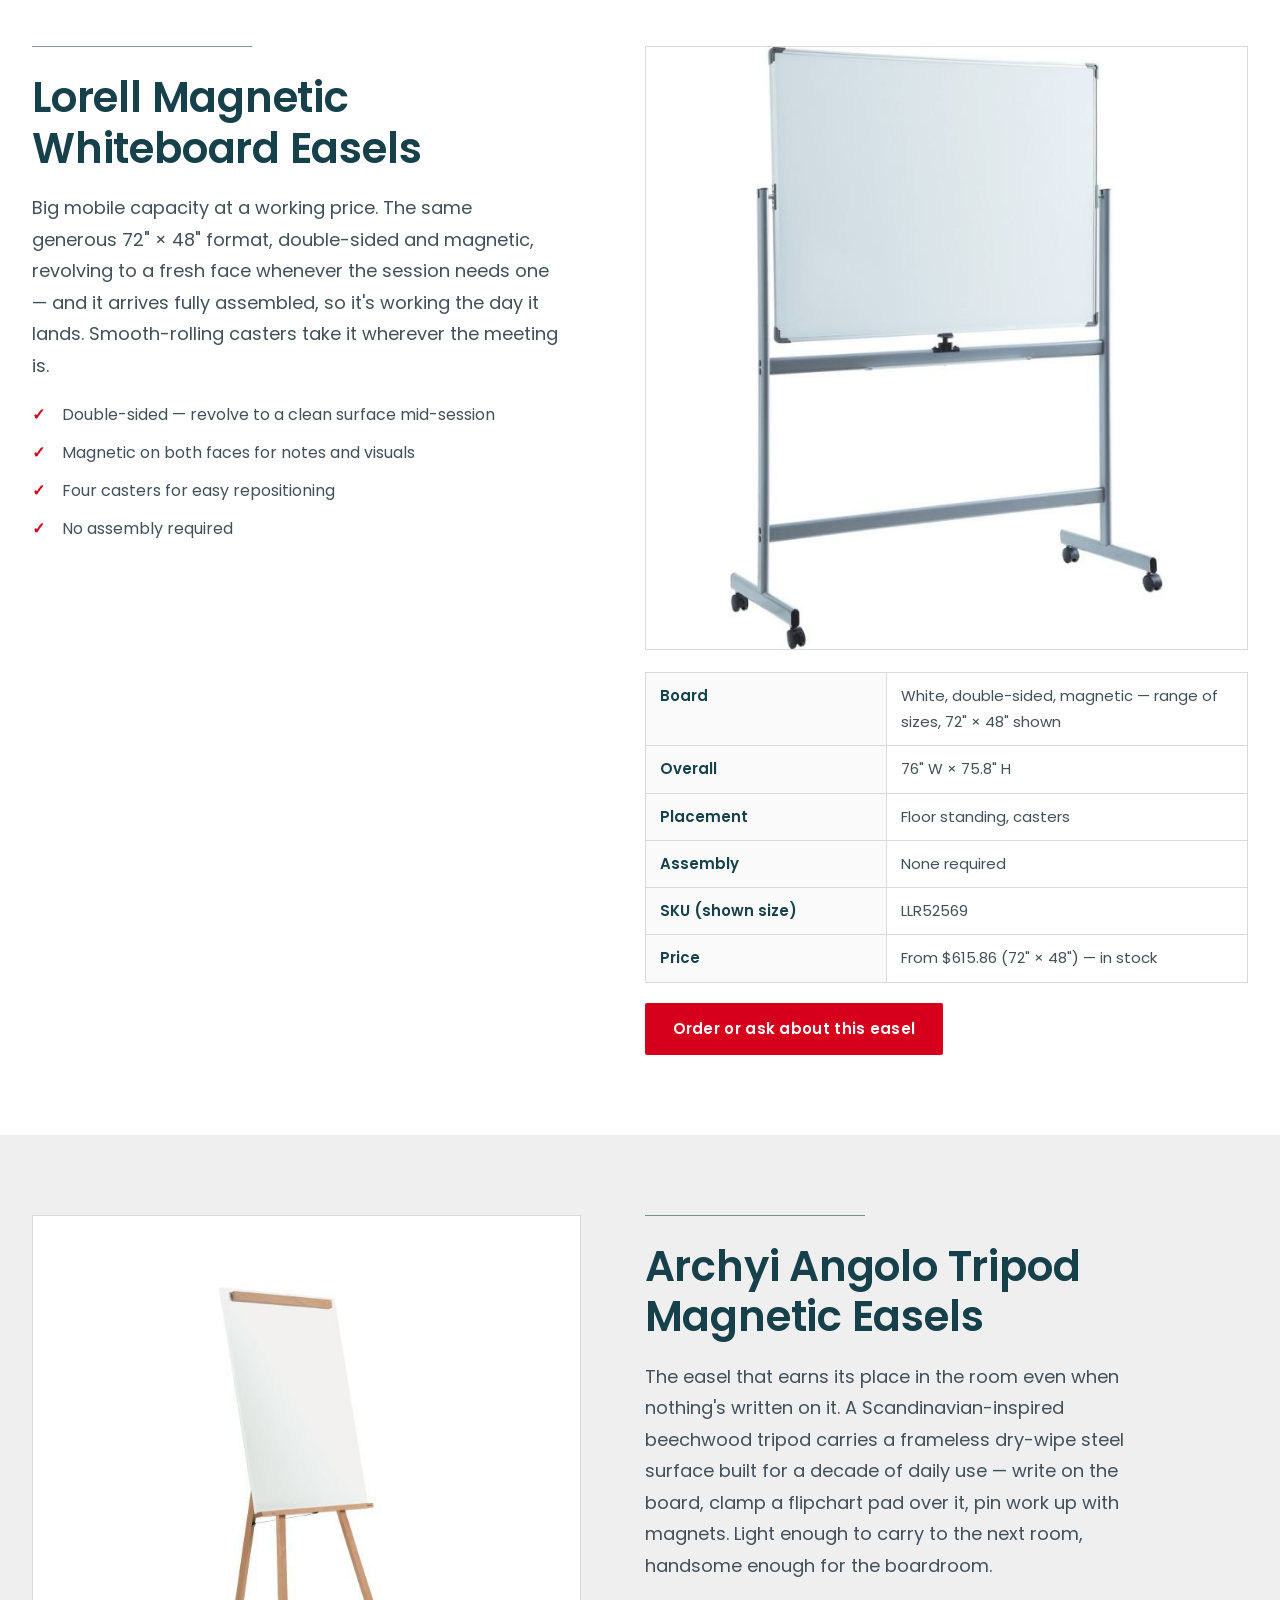
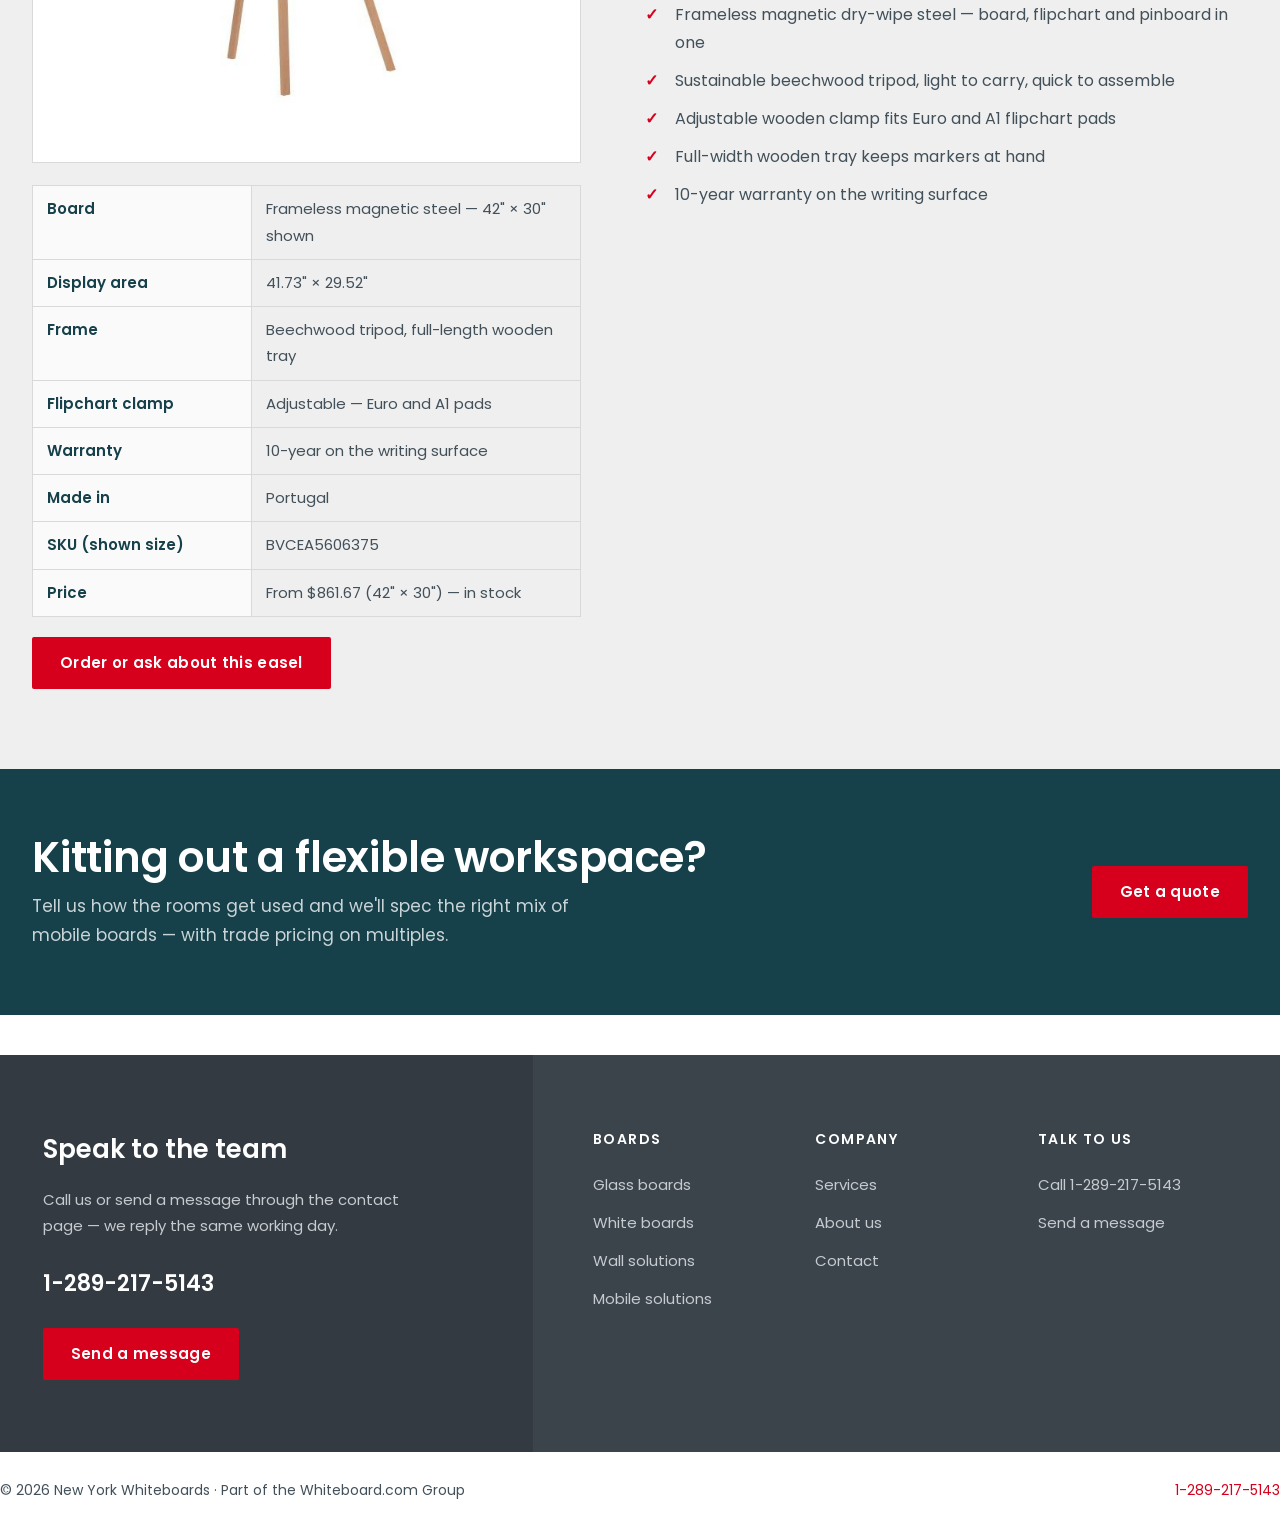
<file: mobile-solutions.html>
<!DOCTYPE html>
<html lang="en">
<head>
<meta charset="UTF-8">
<meta name="viewport" content="width=device-width, initial-scale=1">
<title>Mobile Solutions — New York Whiteboards</title>
<meta name="description" content="Mobile whiteboard easels and glass presentation easels from Quartet, Lorell and Archyi — reversible boards on casters and portable tripods, supplied across New York.">
<link rel="preconnect" href="https://fonts.googleapis.com">
<link rel="preconnect" href="https://fonts.gstatic.com" crossorigin>
<link href="https://fonts.googleapis.com/css2?family=Poppins:wght@300;400;500;600;700&display=swap" rel="stylesheet">
<link rel="stylesheet" href="/styles.css">
</head>
<body>

<header>
  <div class="wrap nav">
    <a class="logo" href="/" aria-label="New York Whiteboards home">
      <b>NYW</b>
      <span>New York Whiteboards</span>
    </a>
    <button class="menu-btn" aria-expanded="false" aria-label="Menu">
      <svg viewBox="0 0 24 24" fill="none"><path d="M4 7h16M4 12h16M4 17h16"/></svg>
    </button>
    <nav class="links" aria-label="Main">
      <a href="/glass-boards">Glass Boards</a>
      <a href="/white-boards">White Boards</a>
      <a href="/wall-solutions">Wall Solutions</a>
      <a href="/mobile-solutions" class="active">Mobile Solutions</a>
      <a href="/services">Services</a>
      <a href="/about">About</a>
      <a href="/contact">Contact</a>
    </nav>
    <a class="btn nav-cta" href="/contact">Get a quote</a>
  </div>
</header>

<main>
  <div class="page-hero has-bg" style="background-image:url('/img/banner-mobile-solutions.jpg')">
    <div class="wrap">
      <p class="crumb"><a href="/">Home</a> <span>› Mobile Solutions</span></p>
      <h1>Boards that go where the work is</h1>
      <p>Reversible easels on locking casters, glass presentation easels, and tripods light enough to carry between rooms. When the space changes by the hour, the writing surface should move with it.</p>
    </div>
  </div>

  <!-- Quartet Total Erase -->
  <section class="product-block">
    <div class="wrap split">
      <div>
        <div class="rule"></div>
        <h2>Quartet Reversible Total Erase Mobile Easels</h2>
        <p class="lede" style="max-width:48ch">Twelve square feet of writing per side, and it flips. The double-sided Total Erase surface wipes fully clean, a subtle grid keeps writing and diagrams straight, and when one side fills mid-session you revolve the board and keep going. Four casters — two locking — move it anywhere and hold it steady once it's there.</p>
        <ul class="feat">
          <li>Double-sided Total Erase surfaces — twice the writing area, wipes clean</li>
          <li>Subtle grid pattern for straight, organised writing</li>
          <li>Four casters, two locking — mobile in motion, stable in use</li>
          <li>Built-in accessory tray for markers and erasers</li>
          <li>Neutral metal frame with radius edges</li>
        </ul>
      </div>
      <div>
        <img src="/img/quartet-reversible-total-erase-easel.jpg" alt="Quartet Large Reversible Total Erase mobile easel whiteboard with grid pattern and neutral frame" style="border:1px solid var(--line)">
        <table class="spec">
          <tr><td>Board</td><td>White, reversible — range of sizes, 72" × 48" shown</td></tr>
          <tr><td>Surface</td><td>Total Erase — stain and ghost resistant, grid pattern</td></tr>
          <tr><td>Frame</td><td>Neutral metal, radius edges</td></tr>
          <tr><td>Mobility</td><td>Four casters, two locking</td></tr>
          <tr><td>SKU (shown size)</td><td>QRT3640TE</td></tr>
          <tr><td>Price</td><td>From $1,530.69 (72" × 48") — in stock</td></tr>
        </table>
        <p style="margin-top:20px"><a class="btn" href="/contact">Order or ask about this easel</a></p>
      </div>
    </div>
  </section>

  <!-- Quartet Infinity -->
  <section class="product-block band" style="border-top:0">
    <div class="wrap split">
      <div>
        <img src="/img/quartet-infinity-glass-easel.jpg" alt="Quartet Infinity magnetic glass presentation easel on silver mobile pedestal base" style="border:1px solid var(--line);background:#fff">
        <table class="spec">
          <tr><td>Board</td><td>Tempered glass, magnetic — range of sizes, 36" × 24" shown</td></tr>
          <tr><td>Overall height</td><td>77" (adjustable)</td></tr>
          <tr><td>Base</td><td>Silver, locking casters</td></tr>
          <tr><td>Surface</td><td>Stain and ghost resistant, easy to clean</td></tr>
          <tr><td>Warranty</td><td>15-year</td></tr>
          <tr><td>SKU (shown size)</td><td>QRTECM32G</td></tr>
          <tr><td>Price</td><td>From $1,125.35 (36" × 24") — in stock</td></tr>
        </table>
        <p style="margin-top:20px"><a class="btn" href="/contact">Order or ask about this easel</a></p>
      </div>
      <div>
        <div class="rule"></div>
        <h2>Quartet Infinity Glass Presentation Easels</h2>
        <p class="lede" style="max-width:48ch">The glass board that left the wall. A magnetic tempered-glass panel on a height-adjustable pedestal, so the surface meets the audience at the right level in any room. Notes pin magnetically, the tray keeps pens to hand, and the locking casters make it a one-person job to reposition between meetings.</p>
        <ul class="feat">
          <li>Magnetic tempered-glass surface — write on it, pin to it</li>
          <li>Height adjustable for the room and the audience</li>
          <li>Locking casters — mobile between sessions, planted during them</li>
          <li>Accessory tray within reach</li>
          <li>Stain- and ghost-resistant, backed by a 15-year warranty</li>
        </ul>
      </div>
    </div>
  </section>

  <!-- Lorell -->
  <section class="product-block">
    <div class="wrap split">
      <div>
        <div class="rule"></div>
        <h2>Lorell Magnetic Whiteboard Easels</h2>
        <p class="lede" style="max-width:48ch">Big mobile capacity at a working price. The same generous 72" × 48" format, double-sided and magnetic, revolving to a fresh face whenever the session needs one — and it arrives fully assembled, so it's working the day it lands. Smooth-rolling casters take it wherever the meeting is.</p>
        <ul class="feat">
          <li>Double-sided — revolve to a clean surface mid-session</li>
          <li>Magnetic on both faces for notes and visuals</li>
          <li>Four casters for easy repositioning</li>
          <li>No assembly required</li>
        </ul>
      </div>
      <div>
        <img src="/img/lorell-magnetic-whiteboard-easel.jpg" alt="Lorell 72 by 48 inch double-sided magnetic whiteboard easel on silver mobile frame" style="border:1px solid var(--line)">
        <table class="spec">
          <tr><td>Board</td><td>White, double-sided, magnetic — range of sizes, 72" × 48" shown</td></tr>
          <tr><td>Overall</td><td>76" W × 75.8" H</td></tr>
          <tr><td>Placement</td><td>Floor standing, casters</td></tr>
          <tr><td>Assembly</td><td>None required</td></tr>
          <tr><td>SKU (shown size)</td><td>LLR52569</td></tr>
          <tr><td>Price</td><td>From $615.86 (72" × 48") — in stock</td></tr>
        </table>
        <p style="margin-top:20px"><a class="btn" href="/contact">Order or ask about this easel</a></p>
      </div>
    </div>
  </section>

  <!-- Archyi -->
  <section class="product-block band" style="border-top:0">
    <div class="wrap split">
      <div>
        <img src="/img/archyi-angolo-tripod-easel.jpg" alt="Archyi Angolo beechwood tripod easel with frameless magnetic whiteboard surface" style="border:1px solid var(--line);background:#fff">
        <table class="spec">
          <tr><td>Board</td><td>Frameless magnetic steel — 42" × 30" shown</td></tr>
          <tr><td>Display area</td><td>41.73" × 29.52"</td></tr>
          <tr><td>Frame</td><td>Beechwood tripod, full-length wooden tray</td></tr>
          <tr><td>Flipchart clamp</td><td>Adjustable — Euro and A1 pads</td></tr>
          <tr><td>Warranty</td><td>10-year on the writing surface</td></tr>
          <tr><td>Made in</td><td>Portugal</td></tr>
          <tr><td>SKU (shown size)</td><td>BVCEA5606375</td></tr>
          <tr><td>Price</td><td>From $861.67 (42" × 30") — in stock</td></tr>
        </table>
        <p style="margin-top:20px"><a class="btn" href="/contact">Order or ask about this easel</a></p>
      </div>
      <div>
        <div class="rule"></div>
        <h2>Archyi Angolo Tripod Magnetic Easels</h2>
        <p class="lede" style="max-width:48ch">The easel that earns its place in the room even when nothing's written on it. A Scandinavian-inspired beechwood tripod carries a frameless dry-wipe steel surface built for a decade of daily use — write on the board, clamp a flipchart pad over it, pin work up with magnets. Light enough to carry to the next room, handsome enough for the boardroom.</p>
        <ul class="feat">
          <li>Frameless magnetic dry-wipe steel — board, flipchart and pinboard in one</li>
          <li>Sustainable beechwood tripod, light to carry, quick to assemble</li>
          <li>Adjustable wooden clamp fits Euro and A1 flipchart pads</li>
          <li>Full-width wooden tray keeps markers at hand</li>
          <li>10-year warranty on the writing surface</li>
        </ul>
      </div>
    </div>
  </section>

  <section class="cta-strip" style="padding:64px 0">
    <div class="wrap row">
      <div>
        <h2>Kitting out a flexible workspace?</h2>
        <p>Tell us how the rooms get used and we'll spec the right mix of mobile boards — with trade pricing on multiples.</p>
      </div>
      <a class="btn" href="/contact">Get a quote</a>
    </div>
  </section>
</main>

<footer>
  <div class="foot-main">
    <div class="foot-news">
      <h4>Speak to the team</h4>
      <p>Call us or send a message through the contact page — we reply the same working day.</p>
      <p style="margin:0 0 24px"><a href="tel:+12892175143" style="color:#fff;font-size:22px;font-weight:600">1-289-217-5143</a></p>
      <a class="btn" href="/contact">Send a message</a>
    </div>
    <div class="foot-links">
      <div>
        <h5>Boards</h5>
        <a href="/glass-boards">Glass boards</a>
        <a href="/white-boards">White boards</a>
        <a href="/wall-solutions">Wall solutions</a>
        <a href="/mobile-solutions">Mobile solutions</a>
      </div>
      <div>
        <h5>Company</h5>
        <a href="/services">Services</a>
        <a href="/about">About us</a>
        <a href="/contact">Contact</a>
      </div>
      <div>
        <h5>Talk to us</h5>
        <a href="tel:+12892175143">Call 1-289-217-5143</a>
        <a href="/contact">Send a message</a>
      </div>
    </div>
  </div>
  <div class="wrap foot-base">
    <span>© 2026 New York Whiteboards · Part of the Whiteboard.com Group</span>
    <span><a href="tel:+12892175143">1-289-217-5143</a></span>
  </div>
</footer>

<script src="/site.js"></script>
</body>
</html>
</file>
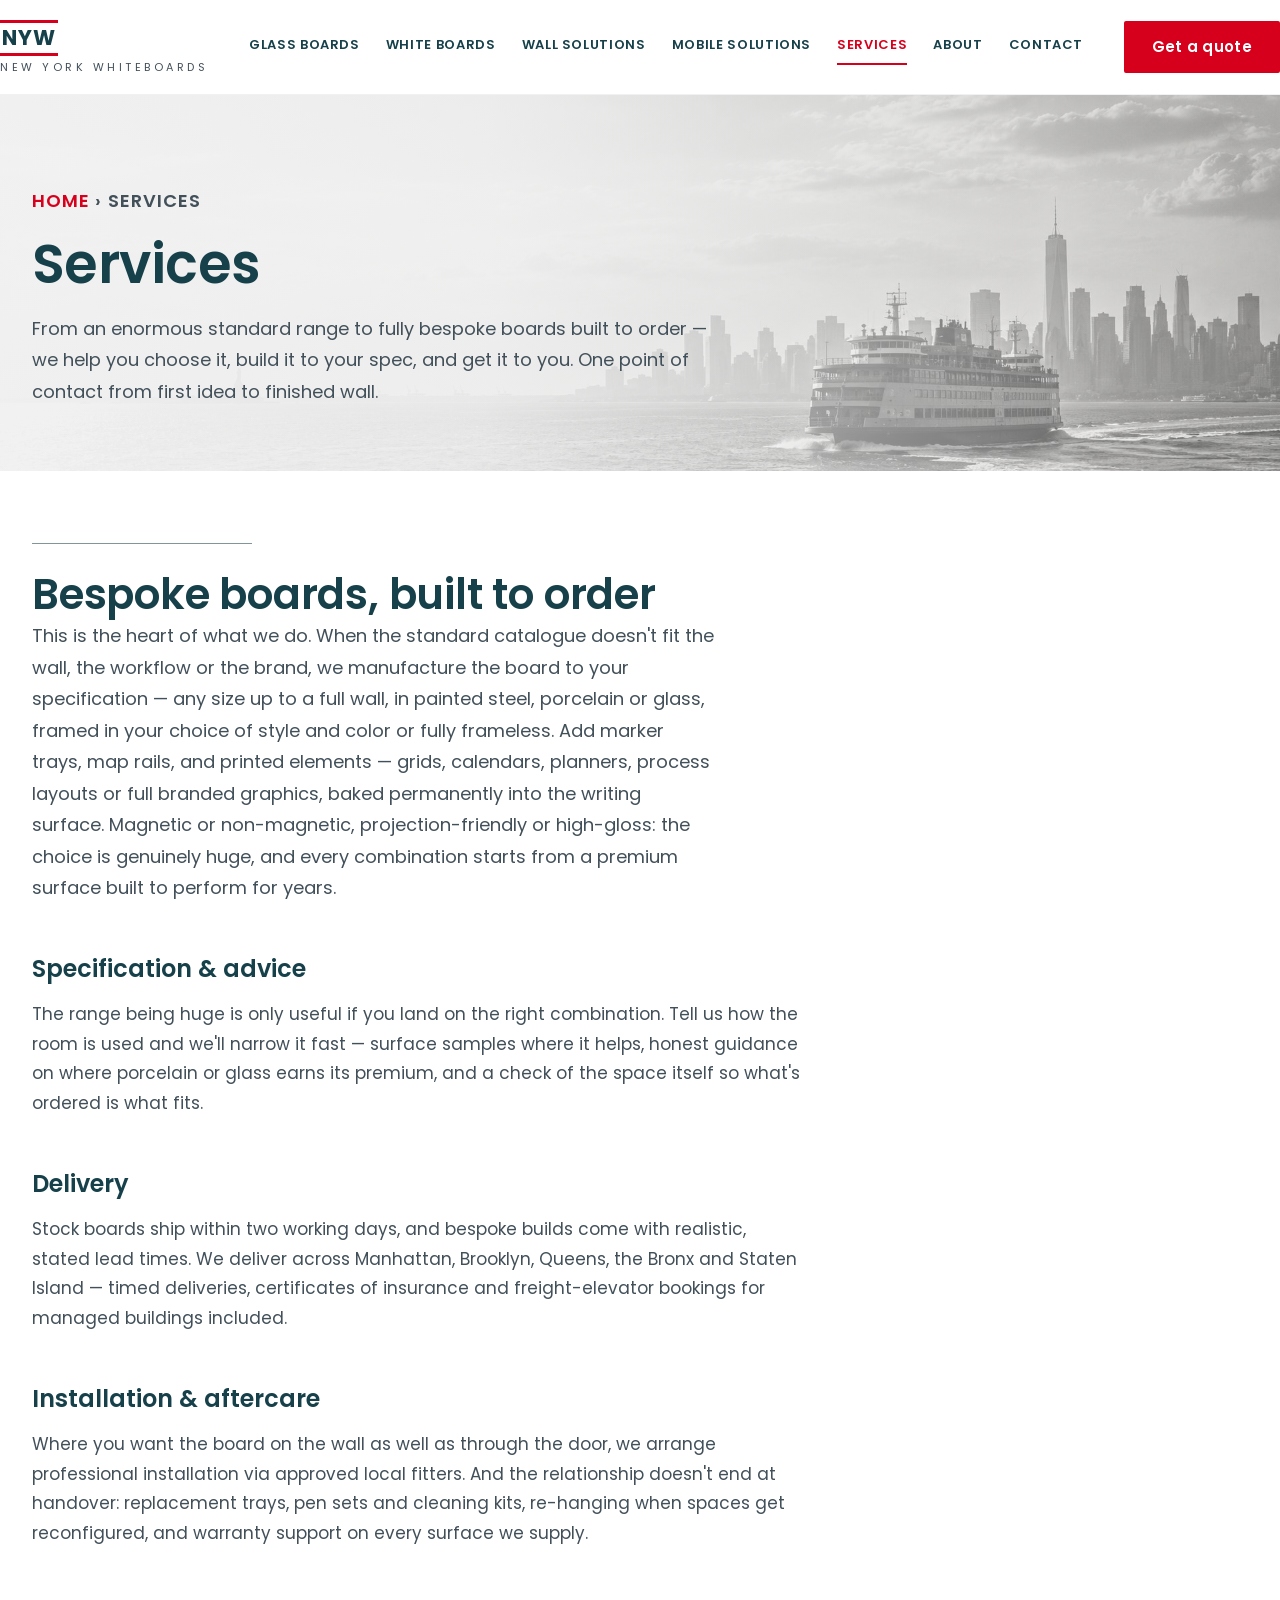
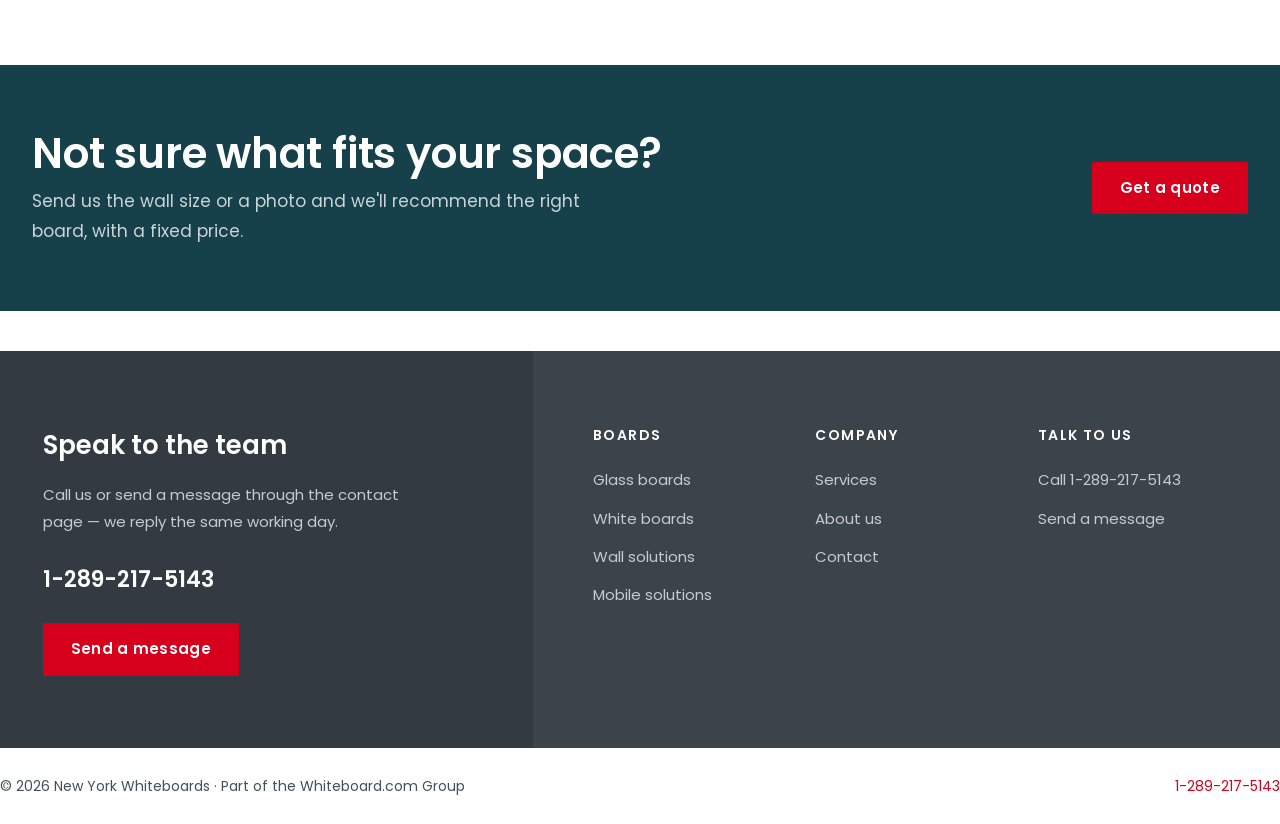
<file: services.html>
<!DOCTYPE html>
<html lang="en">
<head>
<meta charset="UTF-8">
<meta name="viewport" content="width=device-width, initial-scale=1">
<title>Services — New York Whiteboards</title>
<meta name="description" content="Site surveys, delivery and arranged installation across New York.">
<link rel="preconnect" href="https://fonts.googleapis.com">
<link rel="preconnect" href="https://fonts.gstatic.com" crossorigin>
<link href="https://fonts.googleapis.com/css2?family=Poppins:wght@300;400;500;600;700&display=swap" rel="stylesheet">
<link rel="stylesheet" href="/styles.css">
</head>
<body>

<header>
  <div class="wrap nav">
    <a class="logo" href="/" aria-label="New York Whiteboards home">
      <b>NYW</b>
      <span>New York Whiteboards</span>
    </a>
    <button class="menu-btn" aria-expanded="false" aria-label="Menu">
      <svg viewBox="0 0 24 24" fill="none"><path d="M4 7h16M4 12h16M4 17h16"/></svg>
    </button>
    <nav class="links" aria-label="Main">
      <a href="/glass-boards">Glass Boards</a>
      <a href="/white-boards">White Boards</a>
      <a href="/wall-solutions">Wall Solutions</a>
      <a href="/mobile-solutions">Mobile Solutions</a>
      <a href="/services" class="active">Services</a>
      <a href="/about">About</a>
      <a href="/contact">Contact</a>
    </nav>
    <a class="btn nav-cta" href="/contact">Get a quote</a>
  </div>
</header>

<main>
  <div class="page-hero has-bg" style="background-image:url('/img/banner-services.jpg')">
    <div class="wrap">
      <p class="crumb"><a href="/">Home</a> <span>› Services</span></p>
      <h1>Services</h1>
      <p>From an enormous standard range to fully bespoke boards built to order — we help you choose it, build it to your spec, and get it to you. One point of contact from first idea to finished wall.</p>
    </div>
  </div>

  <section style="padding-top:72px">
    <div class="wrap">
      <div class="prose">
        <div class="rule"></div>
        <h2>Bespoke boards, built to order</h2>
        <p class="lede" style="margin-bottom:8px">This is the heart of what we do. When the standard catalogue doesn't fit the wall, the workflow or the brand, we manufacture the board to your specification — any size up to a full wall, in painted steel, porcelain or glass, framed in your choice of style and color or fully frameless. Add marker trays, map rails, and printed elements — grids, calendars, planners, process layouts or full branded graphics, baked permanently into the writing surface. Magnetic or non-magnetic, projection-friendly or high-gloss: the choice is genuinely huge, and every combination starts from a premium surface built to perform for years.</p>

        <h3 class="sub">Specification &amp; advice</h3>
        <p>The range being huge is only useful if you land on the right combination. Tell us how the room is used and we'll narrow it fast — surface samples where it helps, honest guidance on where porcelain or glass earns its premium, and a check of the space itself so what's ordered is what fits.</p>

        <h3 class="sub">Delivery</h3>
        <p>Stock boards ship within two working days, and bespoke builds come with realistic, stated lead times. We deliver across Manhattan, Brooklyn, Queens, the Bronx and Staten Island — timed deliveries, certificates of insurance and freight-elevator bookings for managed buildings included.</p>

        <h3 class="sub">Installation &amp; aftercare</h3>
        <p>Where you want the board on the wall as well as through the door, we arrange professional installation via approved local fitters. And the relationship doesn't end at handover: replacement trays, pen sets and cleaning kits, re-hanging when spaces get reconfigured, and warranty support on every surface we supply.</p>
      </div>
    </div>
  </section>

  <section class="cta-strip" style="padding:64px 0">
    <div class="wrap row">
      <div>
        <h2>Not sure what fits your space?</h2>
        <p>Send us the wall size or a photo and we'll recommend the right board, with a fixed price.</p>
      </div>
      <a class="btn" href="/contact">Get a quote</a>
    </div>
  </section>
</main>

<footer>
  <div class="foot-main">
    <div class="foot-news">
      <h4>Speak to the team</h4>
      <p>Call us or send a message through the contact page — we reply the same working day.</p>
      <p style="margin:0 0 24px"><a href="tel:+12892175143" style="color:#fff;font-size:22px;font-weight:600">1-289-217-5143</a></p>
      <a class="btn" href="/contact">Send a message</a>
    </div>
    <div class="foot-links">
      <div>
        <h5>Boards</h5>
        <a href="/glass-boards">Glass boards</a>
        <a href="/white-boards">White boards</a>
        <a href="/wall-solutions">Wall solutions</a>
        <a href="/mobile-solutions">Mobile solutions</a>
      </div>
      <div>
        <h5>Company</h5>
        <a href="/services">Services</a>
        <a href="/about">About us</a>
        <a href="/contact">Contact</a>
      </div>
      <div>
        <h5>Talk to us</h5>
        <a href="tel:+12892175143">Call 1-289-217-5143</a>
        <a href="/contact">Send a message</a>
      </div>
    </div>
  </div>
  <div class="wrap foot-base">
    <span>© 2026 New York Whiteboards · Part of the Whiteboard.com Group</span>
    <span><a href="tel:+12892175143">1-289-217-5143</a></span>
  </div>
</footer>

<script src="/site.js"></script>
</body>
</html>
</file>
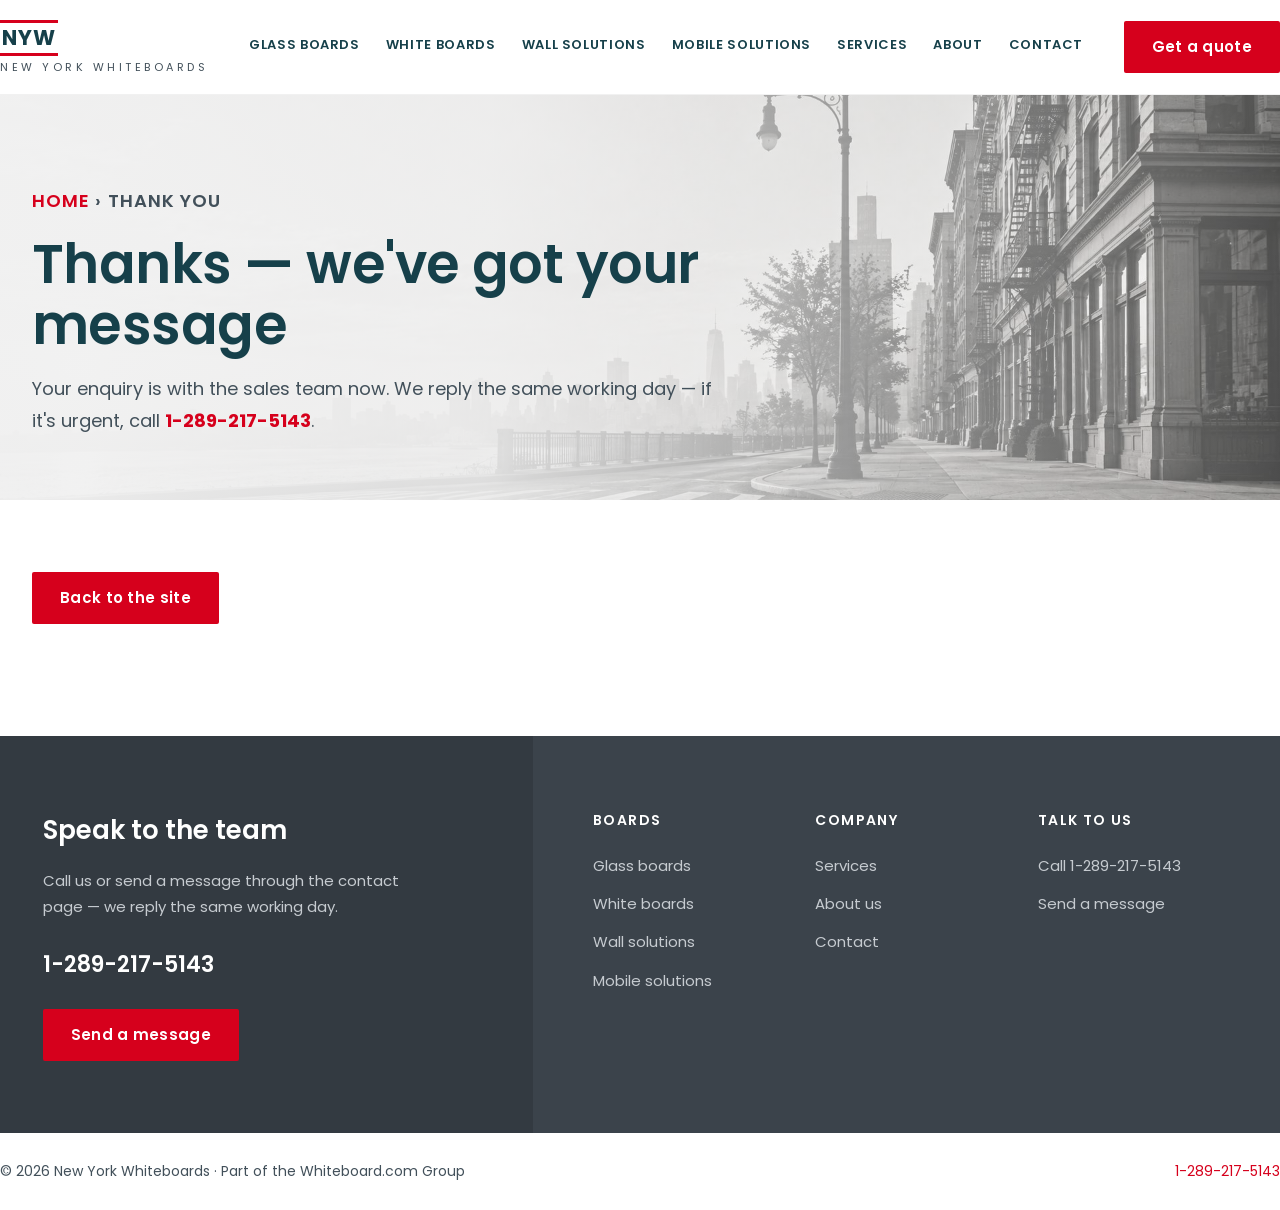
<file: thanks.html>
<!DOCTYPE html>
<html lang="en">
<head>
<meta charset="UTF-8">
<meta name="viewport" content="width=device-width, initial-scale=1">
<title>Thank you — New York Whiteboards</title>
<meta name="description" content="Thanks for your enquiry.">
<link rel="preconnect" href="https://fonts.googleapis.com">
<link rel="preconnect" href="https://fonts.gstatic.com" crossorigin>
<link href="https://fonts.googleapis.com/css2?family=Poppins:wght@300;400;500;600;700&display=swap" rel="stylesheet">
<link rel="stylesheet" href="/styles.css">
</head>
<body>

<header>
  <div class="wrap nav">
    <a class="logo" href="/" aria-label="New York Whiteboards home">
      <b>NYW</b>
      <span>New York Whiteboards</span>
    </a>
    <button class="menu-btn" aria-expanded="false" aria-label="Menu">
      <svg viewBox="0 0 24 24" fill="none"><path d="M4 7h16M4 12h16M4 17h16"/></svg>
    </button>
    <nav class="links" aria-label="Main">
      <a href="/glass-boards">Glass Boards</a>
      <a href="/white-boards">White Boards</a>
      <a href="/wall-solutions">Wall Solutions</a>
      <a href="/mobile-solutions">Mobile Solutions</a>
      <a href="/services">Services</a>
      <a href="/about">About</a>
      <a href="/contact">Contact</a>
    </nav>
    <a class="btn nav-cta" href="/contact">Get a quote</a>
  </div>
</header>

<main>
  <div class="page-hero has-bg" style="background-image:url('/img/banner-contact.jpg')">
    <div class="wrap">
      <p class="crumb"><a href="/">Home</a> <span>› Thank you</span></p>
      <h1>Thanks — we've got your message</h1>
      <p>Your enquiry is with the sales team now. We reply the same working day — if it's urgent, call <a href="tel:+12892175143"><strong>1-289-217-5143</strong></a>.</p>
    </div>
  </div>
  <section style="padding:72px 0">
    <div class="wrap">
      <a class="btn" href="/">Back to the site</a>
    </div>
  </section>
</main>

<footer>
  <div class="foot-main">
    <div class="foot-news">
      <h4>Speak to the team</h4>
      <p>Call us or send a message through the contact page — we reply the same working day.</p>
      <p style="margin:0 0 24px"><a href="tel:+12892175143" style="color:#fff;font-size:22px;font-weight:600">1-289-217-5143</a></p>
      <a class="btn" href="/contact">Send a message</a>
    </div>
    <div class="foot-links">
      <div>
        <h5>Boards</h5>
        <a href="/glass-boards">Glass boards</a>
        <a href="/white-boards">White boards</a>
        <a href="/wall-solutions">Wall solutions</a>
        <a href="/mobile-solutions">Mobile solutions</a>
      </div>
      <div>
        <h5>Company</h5>
        <a href="/services">Services</a>
        <a href="/about">About us</a>
        <a href="/contact">Contact</a>
      </div>
      <div>
        <h5>Talk to us</h5>
        <a href="tel:+12892175143">Call 1-289-217-5143</a>
        <a href="/contact">Send a message</a>
      </div>
    </div>
  </div>
  <div class="wrap foot-base">
    <span>© 2026 New York Whiteboards · Part of the Whiteboard.com Group</span>
    <span><a href="tel:+12892175143">1-289-217-5143</a></span>
  </div>
</footer>

<script src="/site.js"></script>
</body>
</html>
</file>
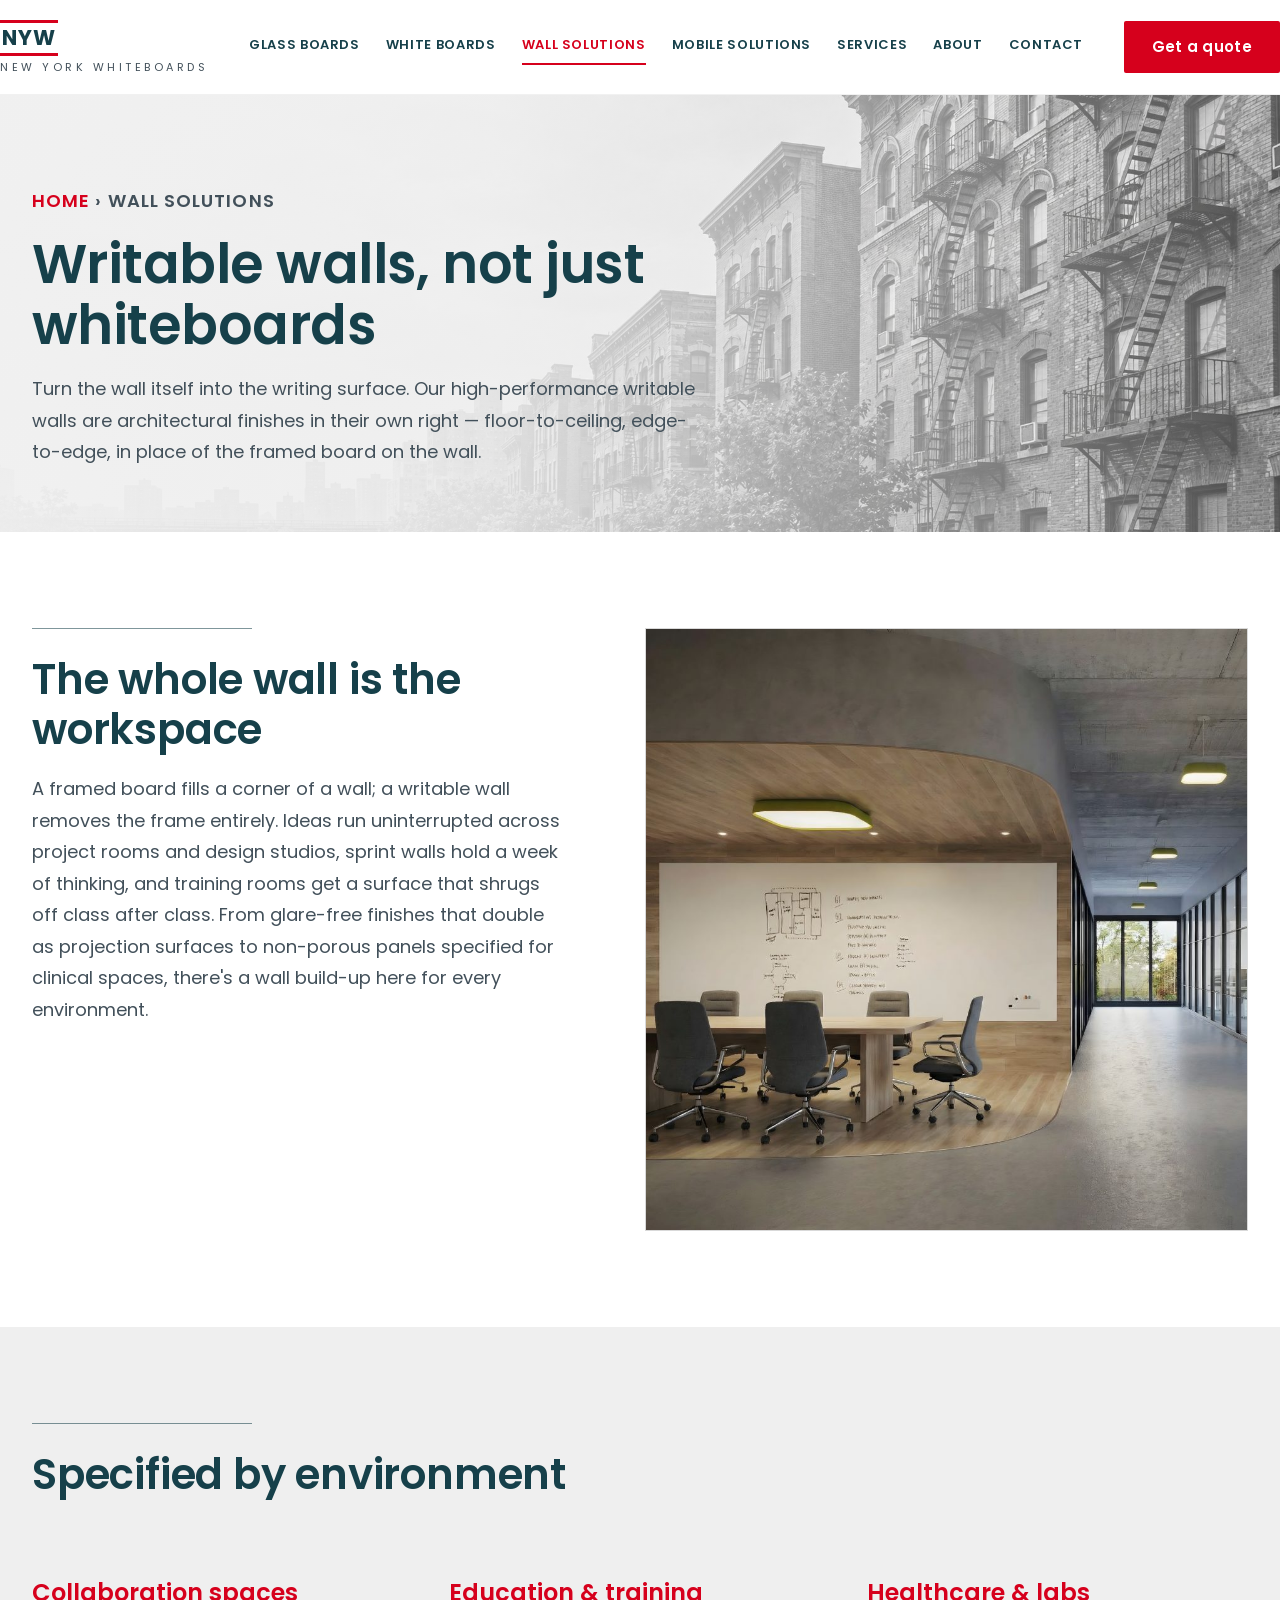
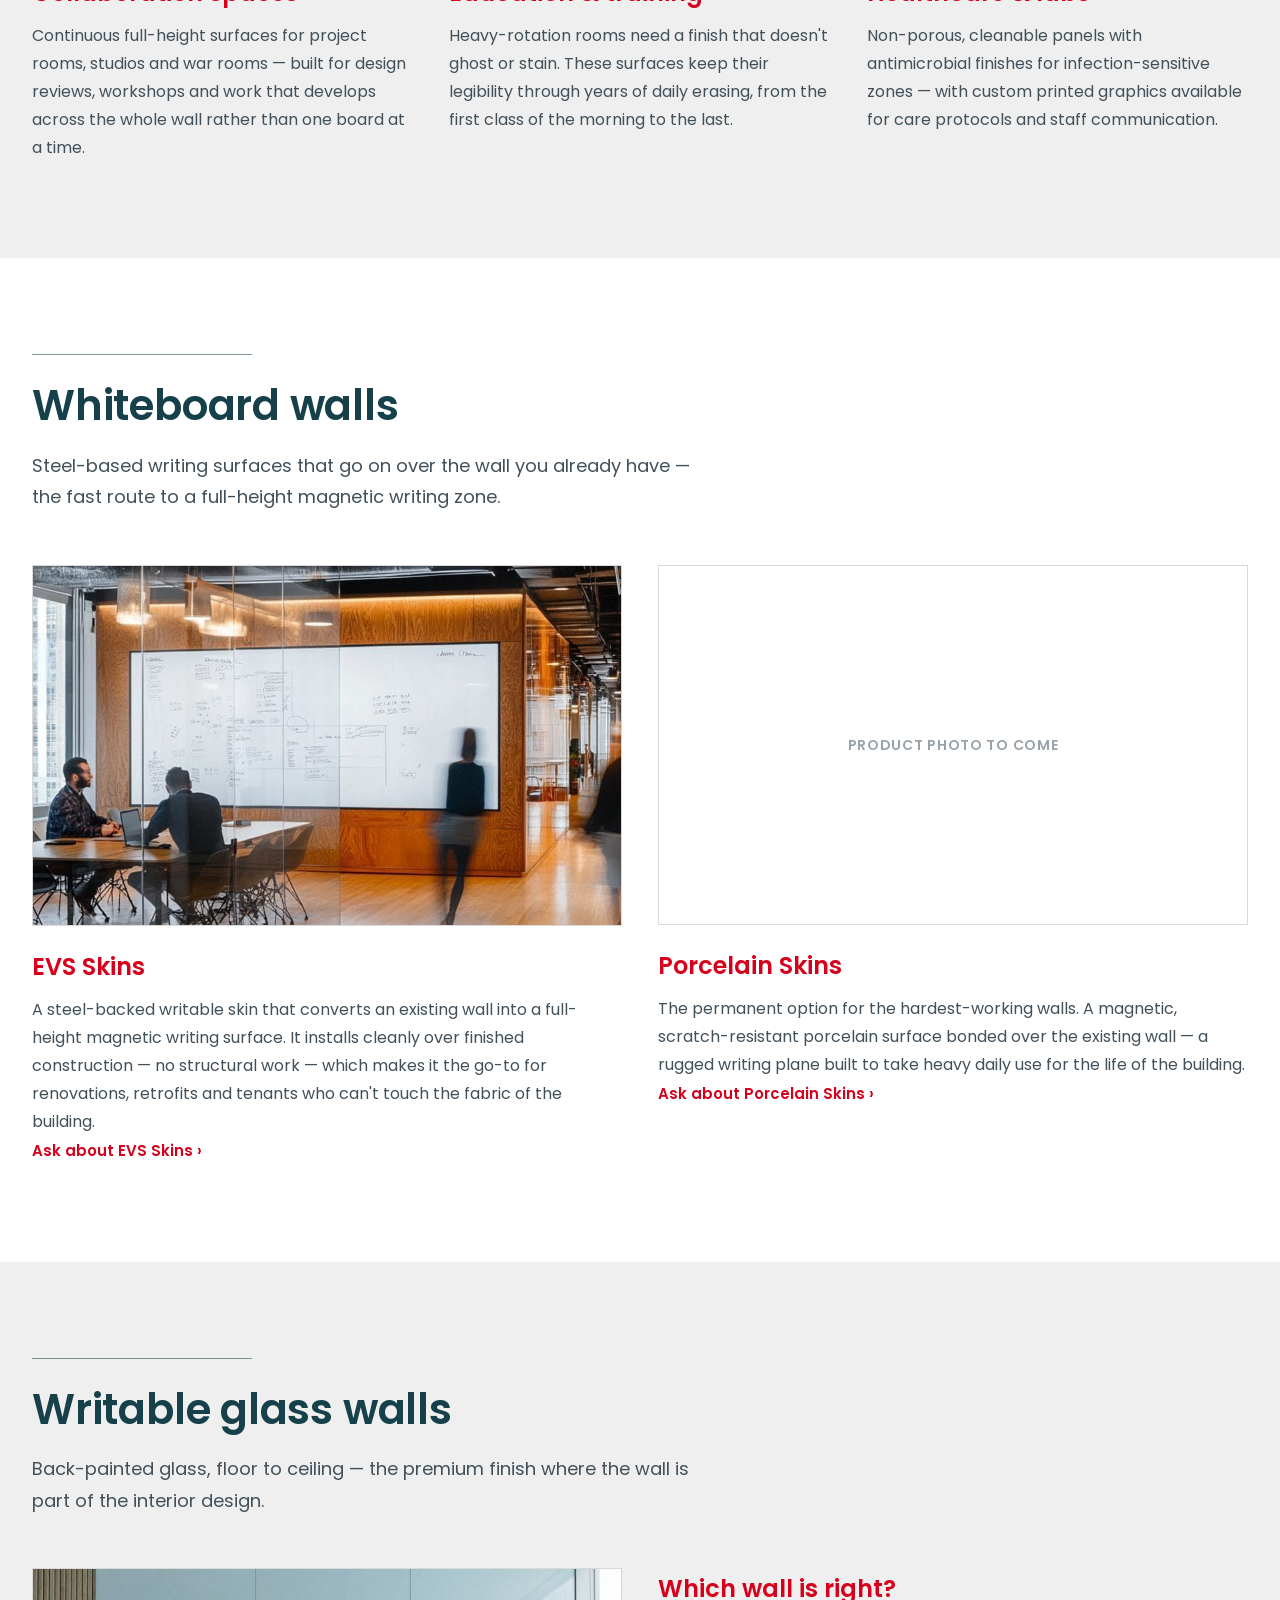
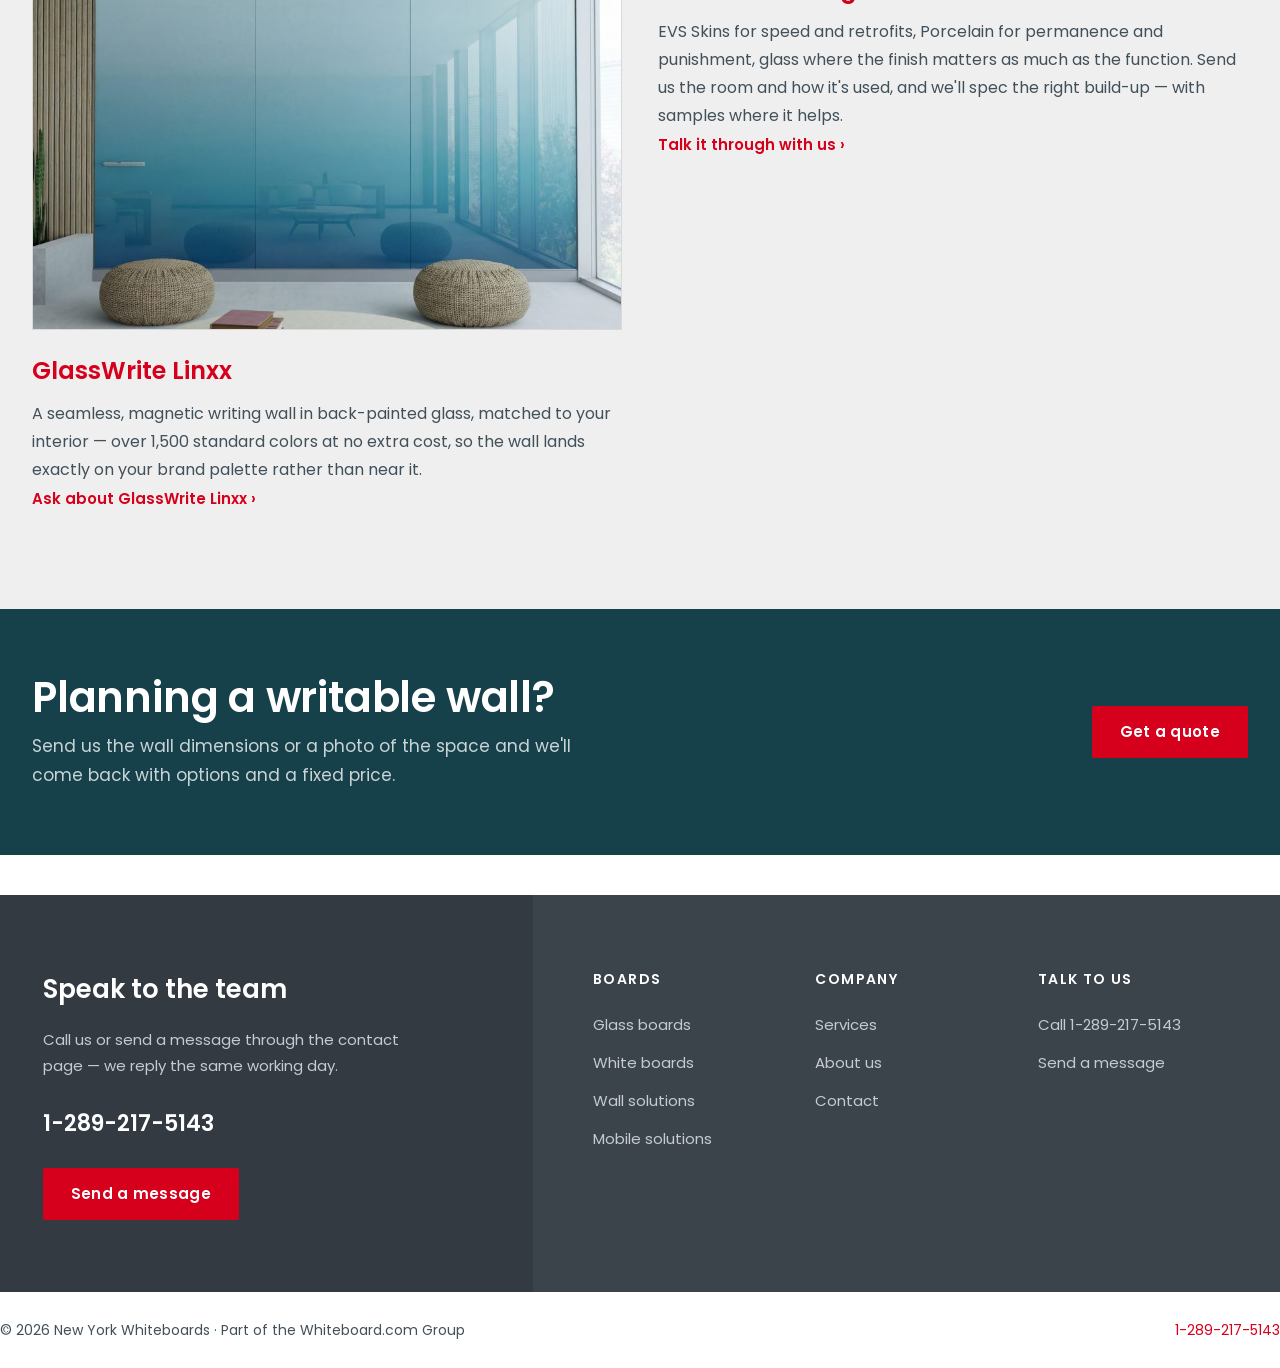
<file: wall-solutions.html>
<!DOCTYPE html>
<html lang="en">
<head>
<meta charset="UTF-8">
<meta name="viewport" content="width=device-width, initial-scale=1">
<title>Wall Solutions — New York Whiteboards</title>
<meta name="description" content="Floor-to-ceiling writable walls for offices, education and healthcare — EVS Skins, Porcelain Skins and GlassWrite Linxx glass walls, supplied across New York.">
<link rel="preconnect" href="https://fonts.googleapis.com">
<link rel="preconnect" href="https://fonts.gstatic.com" crossorigin>
<link href="https://fonts.googleapis.com/css2?family=Poppins:wght@300;400;500;600;700&display=swap" rel="stylesheet">
<link rel="stylesheet" href="/styles.css">
</head>
<body>

<header>
  <div class="wrap nav">
    <a class="logo" href="/" aria-label="New York Whiteboards home">
      <b>NYW</b>
      <span>New York Whiteboards</span>
    </a>
    <button class="menu-btn" aria-expanded="false" aria-label="Menu">
      <svg viewBox="0 0 24 24" fill="none"><path d="M4 7h16M4 12h16M4 17h16"/></svg>
    </button>
    <nav class="links" aria-label="Main">
      <a href="/glass-boards">Glass Boards</a>
      <a href="/white-boards">White Boards</a>
      <a href="/wall-solutions" class="active">Wall Solutions</a>
      <a href="/mobile-solutions">Mobile Solutions</a>
      <a href="/services">Services</a>
      <a href="/about">About</a>
      <a href="/contact">Contact</a>
    </nav>
    <a class="btn nav-cta" href="/contact">Get a quote</a>
  </div>
</header>

<main>
  <div class="page-hero has-bg" style="background-image:url('/img/banner-wall-solutions.jpg')">
    <div class="wrap">
      <p class="crumb"><a href="/">Home</a> <span>› Wall Solutions</span></p>
      <h1>Writable walls, not just whiteboards</h1>
      <p>Turn the wall itself into the writing surface. Our high-performance writable walls are architectural finishes in their own right — floor-to-ceiling, edge-to-edge, in place of the framed board on the wall.</p>
    </div>
  </div>

  <!-- intro split -->
  <section>
    <div class="wrap split">
      <div>
        <div class="rule"></div>
        <h2>The whole wall is the workspace</h2>
        <p class="lede" style="max-width:48ch">A framed board fills a corner of a wall; a writable wall removes the frame entirely. Ideas run uninterrupted across project rooms and design studios, sprint walls hold a week of thinking, and training rooms get a surface that shrugs off class after class. From glare-free finishes that double as projection surfaces to non-porous panels specified for clinical spaces, there's a wall build-up here for every environment.</p>
      </div>
      <div>
        <img src="/img/writable-wall-meeting-room.jpg" alt="Meeting room with a full-width writable wall behind the conference table" style="border:1px solid var(--line)">
      </div>
    </div>
  </section>

  <!-- use cases -->
  <section class="band">
    <div class="wrap">
      <div class="rule"></div>
      <h2>Specified by environment</h2>
      <div class="cards">
        <div class="card">
          <h3>Collaboration spaces</h3>
          <p>Continuous full-height surfaces for project rooms, studios and war rooms — built for design reviews, workshops and work that develops across the whole wall rather than one board at a time.</p>
        </div>
        <div class="card">
          <h3>Education &amp; training</h3>
          <p>Heavy-rotation rooms need a finish that doesn't ghost or stain. These surfaces keep their legibility through years of daily erasing, from the first class of the morning to the last.</p>
        </div>
        <div class="card">
          <h3>Healthcare &amp; labs</h3>
          <p>Non-porous, cleanable panels with antimicrobial finishes for infection-sensitive zones — with custom printed graphics available for care protocols and staff communication.</p>
        </div>
      </div>
    </div>
  </section>

  <!-- whiteboard walls -->
  <section>
    <div class="wrap">
      <div class="rule"></div>
      <h2>Whiteboard walls</h2>
      <p class="lede">Steel-based writing surfaces that go on over the wall you already have — the fast route to a full-height magnetic writing zone.</p>

      <div class="cards" style="grid-template-columns:1fr 1fr">
        <div class="card">
          <div class="pic"><img src="/img/evs-skins-wall-surface.jpg" alt="Office wall fitted edge-to-edge with an EVS Skins writable surface"></div>
          <h3>EVS Skins</h3>
          <p>A steel-backed writable skin that converts an existing wall into a full-height magnetic writing surface. It installs cleanly over finished construction — no structural work — which makes it the go-to for renovations, retrofits and tenants who can't touch the fabric of the building.</p>
          <a class="more" href="/contact">Ask about EVS Skins ›</a>
        </div>
        <div class="card">
          <div class="pic blank">Product photo to come</div>
          <h3>Porcelain Skins</h3>
          <p>The permanent option for the hardest-working walls. A magnetic, scratch-resistant porcelain surface bonded over the existing wall — a rugged writing plane built to take heavy daily use for the life of the building.</p>
          <a class="more" href="/contact">Ask about Porcelain Skins ›</a>
        </div>
      </div>
    </div>
  </section>

  <!-- glass walls -->
  <section class="band">
    <div class="wrap">
      <div class="rule"></div>
      <h2>Writable glass walls</h2>
      <p class="lede">Back-painted glass, floor to ceiling — the premium finish where the wall is part of the interior design.</p>

      <div class="cards" style="grid-template-columns:1fr 1fr">
        <div class="card">
          <div class="pic"><img src="/img/glasswrite-linxx-glass-wall.jpg" alt="Floor-to-ceiling blue GlassWrite Linxx writable glass wall in a lounge space"></div>
          <h3>GlassWrite Linxx</h3>
          <p>A seamless, magnetic writing wall in back-painted glass, matched to your interior — over 1,500 standard colors at no extra cost, so the wall lands exactly on your brand palette rather than near it.</p>
          <a class="more" href="/contact">Ask about GlassWrite Linxx ›</a>
        </div>
        <div class="card">
          <h3 style="margin-top:0">Which wall is right?</h3>
          <p>EVS Skins for speed and retrofits, Porcelain for permanence and punishment, glass where the finish matters as much as the function. Send us the room and how it's used, and we'll spec the right build-up — with samples where it helps.</p>
          <a class="more" href="/contact">Talk it through with us ›</a>
        </div>
      </div>
    </div>
  </section>

  <section class="cta-strip" style="padding:64px 0">
    <div class="wrap row">
      <div>
        <h2>Planning a writable wall?</h2>
        <p>Send us the wall dimensions or a photo of the space and we'll come back with options and a fixed price.</p>
      </div>
      <a class="btn" href="/contact">Get a quote</a>
    </div>
  </section>
</main>

<footer>
  <div class="foot-main">
    <div class="foot-news">
      <h4>Speak to the team</h4>
      <p>Call us or send a message through the contact page — we reply the same working day.</p>
      <p style="margin:0 0 24px"><a href="tel:+12892175143" style="color:#fff;font-size:22px;font-weight:600">1-289-217-5143</a></p>
      <a class="btn" href="/contact">Send a message</a>
    </div>
    <div class="foot-links">
      <div>
        <h5>Boards</h5>
        <a href="/glass-boards">Glass boards</a>
        <a href="/white-boards">White boards</a>
        <a href="/wall-solutions">Wall solutions</a>
        <a href="/mobile-solutions">Mobile solutions</a>
      </div>
      <div>
        <h5>Company</h5>
        <a href="/services">Services</a>
        <a href="/about">About us</a>
        <a href="/contact">Contact</a>
      </div>
      <div>
        <h5>Talk to us</h5>
        <a href="tel:+12892175143">Call 1-289-217-5143</a>
        <a href="/contact">Send a message</a>
      </div>
    </div>
  </div>
  <div class="wrap foot-base">
    <span>© 2026 New York Whiteboards · Part of the Whiteboard.com Group</span>
    <span><a href="tel:+12892175143">1-289-217-5143</a></span>
  </div>
</footer>

<script src="/site.js"></script>
</body>
</html>
</file>
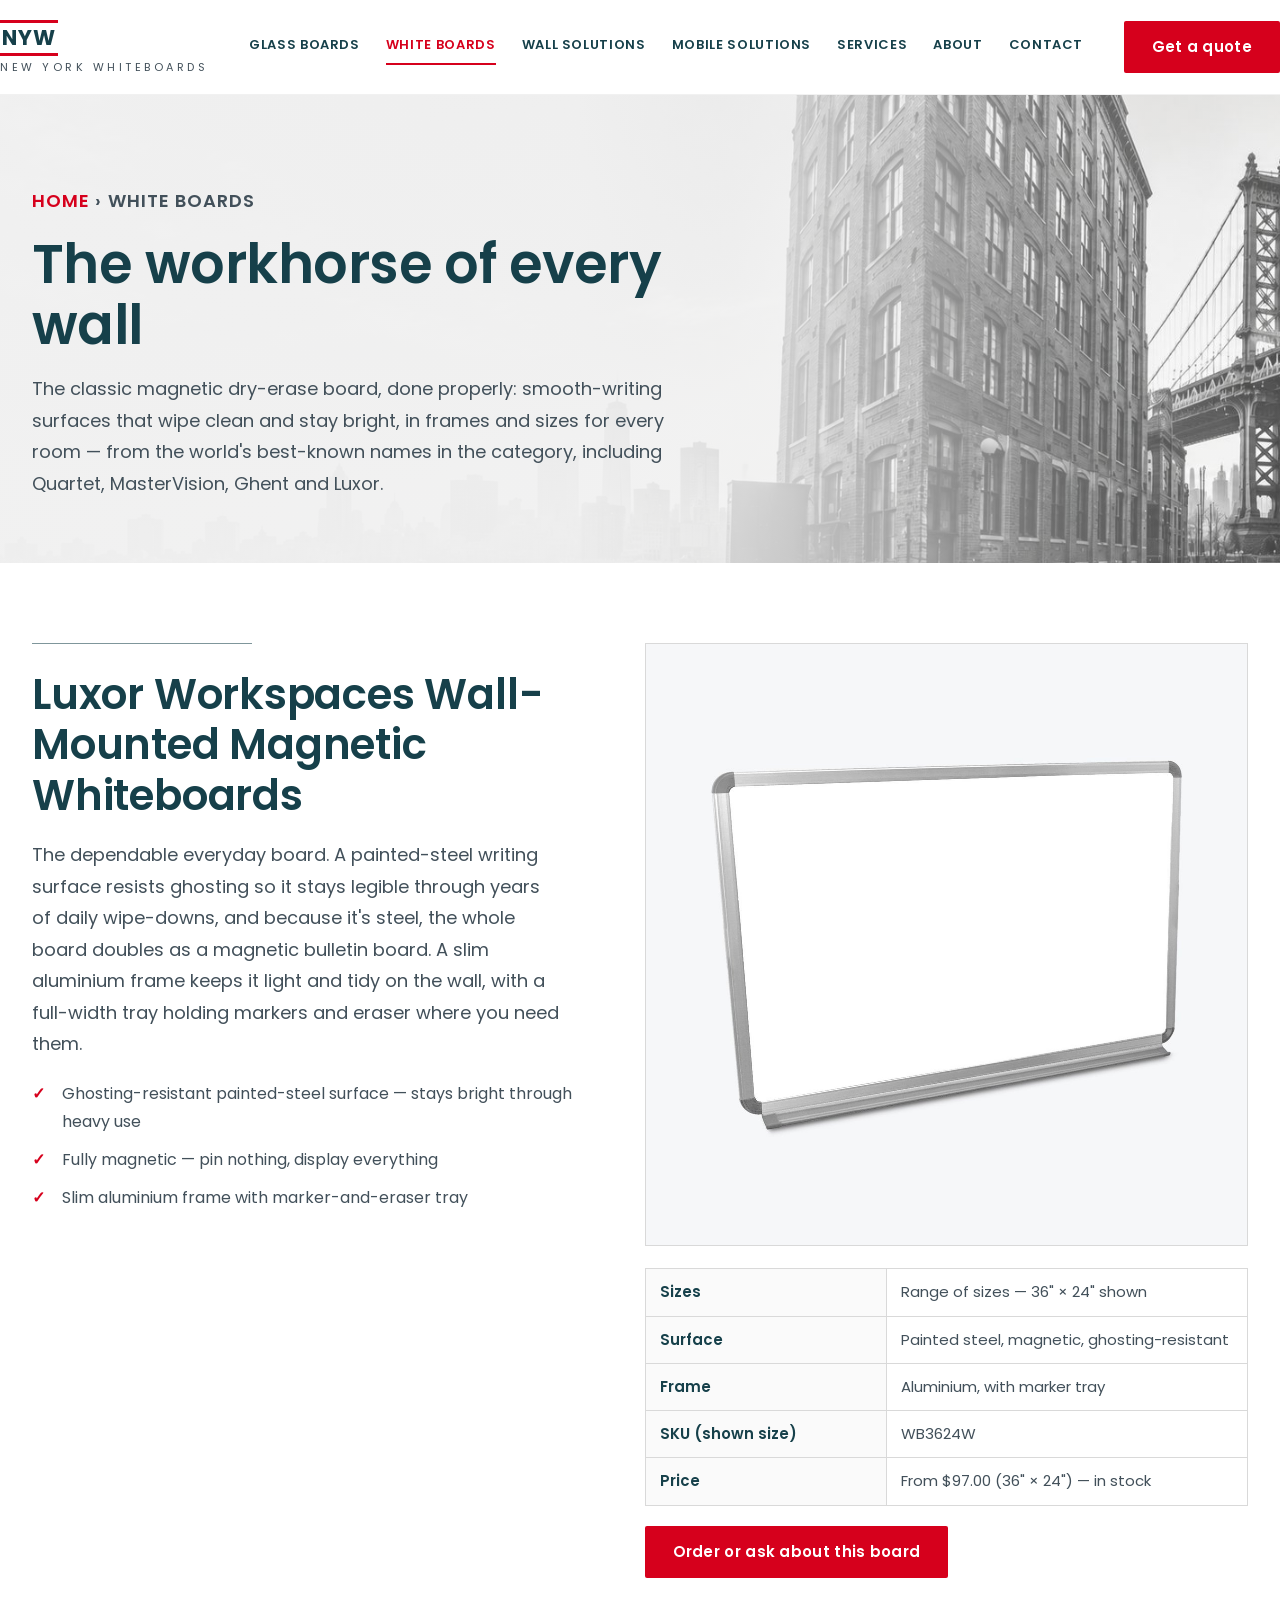
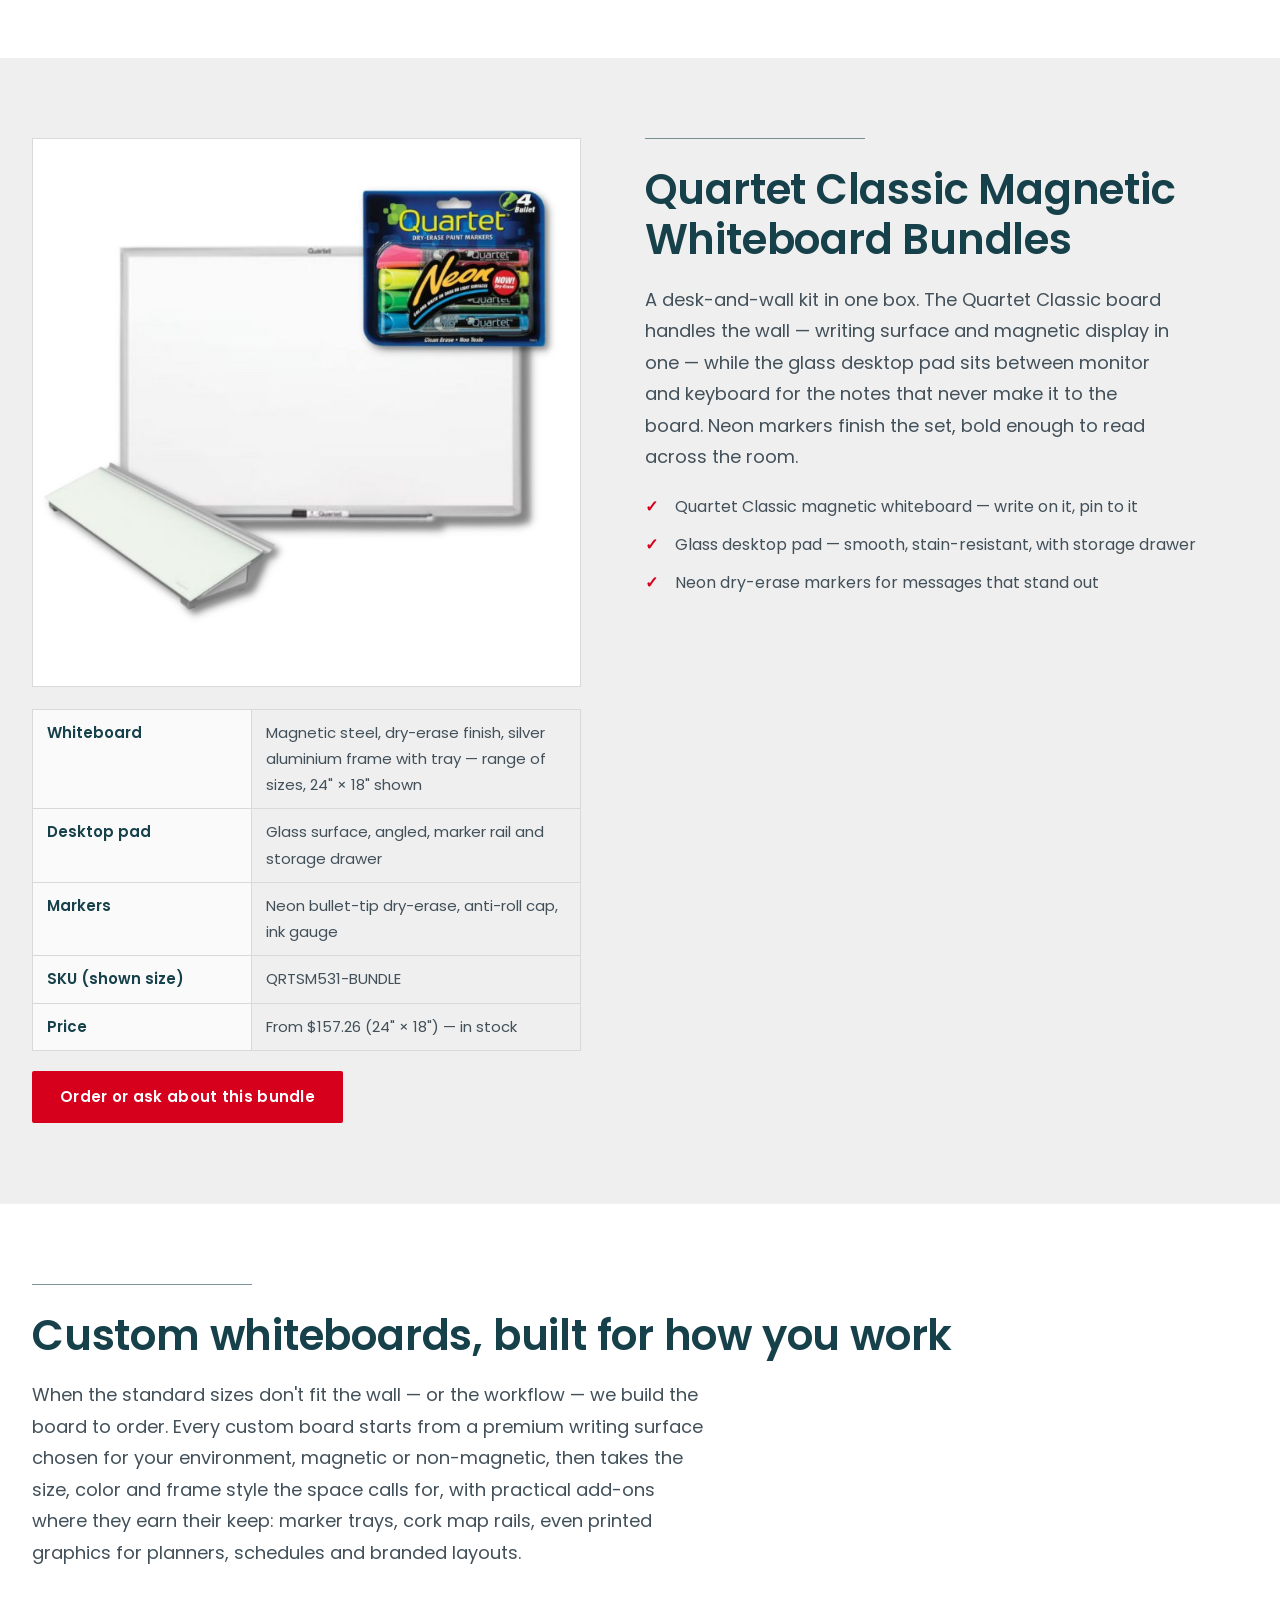
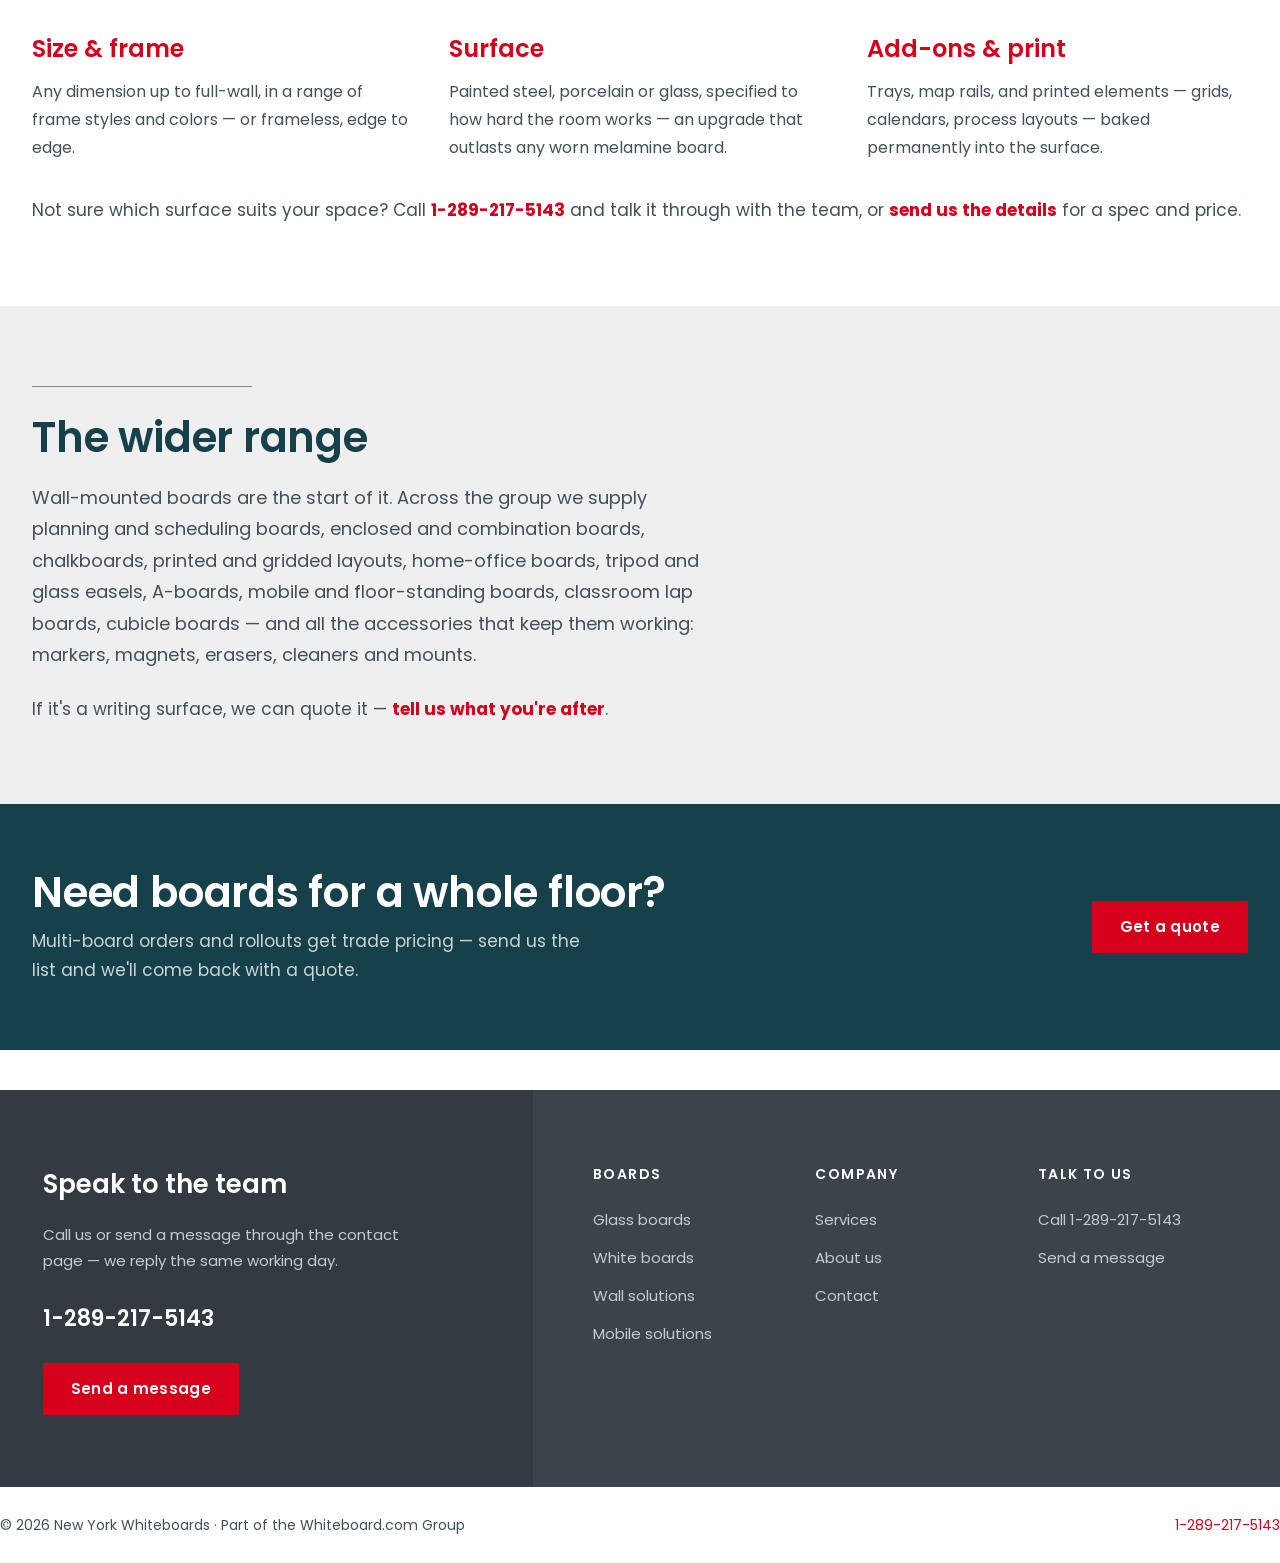
<file: white-boards.html>
<!DOCTYPE html>
<html lang="en">
<head>
<meta charset="UTF-8">
<meta name="viewport" content="width=device-width, initial-scale=1">
<title>White Boards — New York Whiteboards</title>
<meta name="description" content="Magnetic dry-erase whiteboards from Quartet, MasterVision, Ghent and Luxor — standard sizes from stock and custom boards built to order, supplied across New York.">
<link rel="preconnect" href="https://fonts.googleapis.com">
<link rel="preconnect" href="https://fonts.gstatic.com" crossorigin>
<link href="https://fonts.googleapis.com/css2?family=Poppins:wght@300;400;500;600;700&display=swap" rel="stylesheet">
<link rel="stylesheet" href="/styles.css">
</head>
<body>

<header>
  <div class="wrap nav">
    <a class="logo" href="/" aria-label="New York Whiteboards home">
      <b>NYW</b>
      <span>New York Whiteboards</span>
    </a>
    <button class="menu-btn" aria-expanded="false" aria-label="Menu">
      <svg viewBox="0 0 24 24" fill="none"><path d="M4 7h16M4 12h16M4 17h16"/></svg>
    </button>
    <nav class="links" aria-label="Main">
      <a href="/glass-boards">Glass Boards</a>
      <a href="/white-boards" class="active">White Boards</a>
      <a href="/wall-solutions">Wall Solutions</a>
      <a href="/mobile-solutions">Mobile Solutions</a>
      <a href="/services">Services</a>
      <a href="/about">About</a>
      <a href="/contact">Contact</a>
    </nav>
    <a class="btn nav-cta" href="/contact">Get a quote</a>
  </div>
</header>

<main>
  <div class="page-hero has-bg deep" style="background-image:url('/img/banner-white-boards.jpg');background-size:135% auto;background-position:left 35%">
    <div class="wrap">
      <p class="crumb"><a href="/">Home</a> <span>› White Boards</span></p>
      <h1>The workhorse of every wall</h1>
      <p>The classic magnetic dry-erase board, done properly: smooth-writing surfaces that wipe clean and stay bright, in frames and sizes for every room — from the world's best-known names in the category, including Quartet, MasterVision, Ghent and Luxor.</p>
    </div>
  </div>

  <!-- Luxor -->
  <section class="product-block">
    <div class="wrap split">
      <div>
        <div class="rule"></div>
        <h2>Luxor Workspaces Wall-Mounted Magnetic Whiteboards</h2>
        <p class="lede" style="max-width:48ch">The dependable everyday board. A painted-steel writing surface resists ghosting so it stays legible through years of daily wipe-downs, and because it's steel, the whole board doubles as a magnetic bulletin board. A slim aluminium frame keeps it light and tidy on the wall, with a full-width tray holding markers and eraser where you need them.</p>
        <ul class="feat">
          <li>Ghosting-resistant painted-steel surface — stays bright through heavy use</li>
          <li>Fully magnetic — pin nothing, display everything</li>
          <li>Slim aluminium frame with marker-and-eraser tray</li>
        </ul>
      </div>
      <div>
        <img src="/img/luxor-wall-mounted-whiteboard-36x24.jpg" alt="Luxor Workspaces 36 by 24 inch wall-mounted magnetic whiteboard with aluminium frame and marker tray" style="border:1px solid var(--line)">
        <table class="spec">
          <tr><td>Sizes</td><td>Range of sizes — 36" × 24" shown</td></tr>
          <tr><td>Surface</td><td>Painted steel, magnetic, ghosting-resistant</td></tr>
          <tr><td>Frame</td><td>Aluminium, with marker tray</td></tr>
          <tr><td>SKU (shown size)</td><td>WB3624W</td></tr>
          <tr><td>Price</td><td>From $97.00 (36" × 24") — in stock</td></tr>
        </table>
        <p style="margin-top:20px"><a class="btn" href="/contact">Order or ask about this board</a></p>
      </div>
    </div>
  </section>

  <!-- Quartet bundle -->
  <section class="product-block band" style="border-top:0">
    <div class="wrap split">
      <div>
        <img src="/img/quartet-classic-whiteboard-bundle.jpg" alt="Quartet Classic 24 by 18 inch magnetic whiteboard bundle with glass desktop pad and neon dry-erase markers" style="border:1px solid var(--line);background:#fff">
        <table class="spec">
          <tr><td>Whiteboard</td><td>Magnetic steel, dry-erase finish, silver aluminium frame with tray — range of sizes, 24" × 18" shown</td></tr>
          <tr><td>Desktop pad</td><td>Glass surface, angled, marker rail and storage drawer</td></tr>
          <tr><td>Markers</td><td>Neon bullet-tip dry-erase, anti-roll cap, ink gauge</td></tr>
          <tr><td>SKU (shown size)</td><td>QRTSM531-BUNDLE</td></tr>
          <tr><td>Price</td><td>From $157.26 (24" × 18") — in stock</td></tr>
        </table>
        <p style="margin-top:20px"><a class="btn" href="/contact">Order or ask about this bundle</a></p>
      </div>
      <div>
        <div class="rule"></div>
        <h2>Quartet Classic Magnetic Whiteboard Bundles</h2>
        <p class="lede" style="max-width:48ch">A desk-and-wall kit in one box. The Quartet Classic board handles the wall — writing surface and magnetic display in one — while the glass desktop pad sits between monitor and keyboard for the notes that never make it to the board. Neon markers finish the set, bold enough to read across the room.</p>
        <ul class="feat">
          <li>Quartet Classic magnetic whiteboard — write on it, pin to it</li>
          <li>Glass desktop pad — smooth, stain-resistant, with storage drawer</li>
          <li>Neon dry-erase markers for messages that stand out</li>
        </ul>
      </div>
    </div>
  </section>

  <!-- custom -->
  <section class="product-block">
    <div class="wrap">
      <div class="rule"></div>
      <h2>Custom whiteboards, built for how you work</h2>
      <p class="lede">When the standard sizes don't fit the wall — or the workflow — we build the board to order. Every custom board starts from a premium writing surface chosen for your environment, magnetic or non-magnetic, then takes the size, color and frame style the space calls for, with practical add-ons where they earn their keep: marker trays, cork map rails, even printed graphics for planners, schedules and branded layouts.</p>
      <div class="cards" style="margin-top:40px">
        <div class="card">
          <h3>Size &amp; frame</h3>
          <p>Any dimension up to full-wall, in a range of frame styles and colors — or frameless, edge to edge.</p>
        </div>
        <div class="card">
          <h3>Surface</h3>
          <p>Painted steel, porcelain or glass, specified to how hard the room works — an upgrade that outlasts any worn melamine board.</p>
        </div>
        <div class="card">
          <h3>Add-ons &amp; print</h3>
          <p>Trays, map rails, and printed elements — grids, calendars, process layouts — baked permanently into the surface.</p>
        </div>
      </div>
      <p style="margin-top:34px">Not sure which surface suits your space? Call <a href="tel:+12892175143"><strong>1-289-217-5143</strong></a> and talk it through with the team, or <a href="/contact"><strong>send us the details</strong></a> for a spec and price.</p>
    </div>
  </section>

  <!-- wider range -->
  <section class="band" style="padding:80px 0">
    <div class="wrap">
      <div class="rule"></div>
      <h2>The wider range</h2>
      <p class="lede">Wall-mounted boards are the start of it. Across the group we supply planning and scheduling boards, enclosed and combination boards, chalkboards, printed and gridded layouts, home-office boards, tripod and glass easels, A-boards, mobile and floor-standing boards, classroom lap boards, cubicle boards — and all the accessories that keep them working: markers, magnets, erasers, cleaners and mounts.</p>
      <p style="margin-top:24px">If it's a writing surface, we can quote it — <a href="/contact"><strong>tell us what you're after</strong></a>.</p>
    </div>
  </section>

  <section class="cta-strip" style="padding:64px 0">
    <div class="wrap row">
      <div>
        <h2>Need boards for a whole floor?</h2>
        <p>Multi-board orders and rollouts get trade pricing — send us the list and we'll come back with a quote.</p>
      </div>
      <a class="btn" href="/contact">Get a quote</a>
    </div>
  </section>
</main>

<footer>
  <div class="foot-main">
    <div class="foot-news">
      <h4>Speak to the team</h4>
      <p>Call us or send a message through the contact page — we reply the same working day.</p>
      <p style="margin:0 0 24px"><a href="tel:+12892175143" style="color:#fff;font-size:22px;font-weight:600">1-289-217-5143</a></p>
      <a class="btn" href="/contact">Send a message</a>
    </div>
    <div class="foot-links">
      <div>
        <h5>Boards</h5>
        <a href="/glass-boards">Glass boards</a>
        <a href="/white-boards">White boards</a>
        <a href="/wall-solutions">Wall solutions</a>
        <a href="/mobile-solutions">Mobile solutions</a>
      </div>
      <div>
        <h5>Company</h5>
        <a href="/services">Services</a>
        <a href="/about">About us</a>
        <a href="/contact">Contact</a>
      </div>
      <div>
        <h5>Talk to us</h5>
        <a href="tel:+12892175143">Call 1-289-217-5143</a>
        <a href="/contact">Send a message</a>
      </div>
    </div>
  </div>
  <div class="wrap foot-base">
    <span>© 2026 New York Whiteboards · Part of the Whiteboard.com Group</span>
    <span><a href="tel:+12892175143">1-289-217-5143</a></span>
  </div>
</footer>

<script src="/site.js"></script>
</body>
</html>
</file>
<file: styles.css>
:root{
  --ink:#16404a;          /* deep teal headings */
  --body:#42505a;         /* body copy */
  --mint:#35e8a4;         /* highlight + badge */
  --mint-ink:#0d3a2b;     /* text on mint */
  --red:#d6001c;          /* brand accent */
  --red-dark:#b30018;
  --paper:#ffffff;
  --band:#efefef;         /* grey section band */
  --line:#d9d9d9;
  --slate:#3b434b;        /* footer */
  --slate-deep:#333a41;   /* footer newsletter panel */
  --radius:2px;
}
*{margin:0;padding:0;box-sizing:border-box}
html{scroll-behavior:smooth}
body{
  font-family:'Poppins',-apple-system,'Segoe UI',Arial,sans-serif;
  font-size:17px;line-height:1.75;color:var(--body);background:var(--paper);
  -webkit-font-smoothing:antialiased;
}
img,svg{max-width:100%;display:block}
a{color:var(--red);text-decoration:none}
a:hover{text-decoration:underline}
.wrap{max-width:1320px;margin:0 auto;padding:0 32px}

/* ---------- header ---------- */
header{position:sticky;top:0;background:var(--paper);z-index:50;border-bottom:1px solid #f1f1f1}
.nav{display:flex;align-items:center;justify-content:space-between;gap:24px;padding:20px 0}
.logo{line-height:1.05;color:var(--ink);flex:none}
.logo b{
  display:inline-block;font-size:21px;font-weight:700;letter-spacing:.04em;color:var(--ink);
  border-top:3px solid var(--red);border-bottom:3px solid var(--red);padding:4px 2px;
  text-transform:uppercase;
}
.logo span{display:block;font-size:11px;letter-spacing:.32em;text-transform:uppercase;color:var(--body);margin-top:6px}
nav.links{display:flex;gap:26px;flex-wrap:wrap}
nav.links a{
  color:var(--ink);font-size:13px;font-weight:600;letter-spacing:.05em;text-transform:uppercase;
  padding:6px 0;border-bottom:2px solid transparent;white-space:nowrap;
}
nav.links a:hover{color:var(--red);border-bottom-color:var(--red);text-decoration:none}
nav.links a.active{color:var(--red);border-bottom-color:var(--red)}
.nav-cta{white-space:nowrap}

.menu-btn{
  display:none;background:none;border:2px solid var(--ink);border-radius:var(--radius);
  padding:8px 10px;cursor:pointer;color:var(--ink);
}
.menu-btn svg{width:22px;height:22px;stroke:currentColor;stroke-width:2.5;stroke-linecap:round}

.btn{
  display:inline-block;background:var(--red);color:#fff;font-weight:600;font-size:15px;
  padding:13px 28px;border:0;border-radius:var(--radius);cursor:pointer;letter-spacing:.02em;
}
.btn:hover{background:var(--red-dark);text-decoration:none}
.btn.ghost{background:transparent;color:var(--red);border:2px solid var(--red);padding:11px 26px}
.btn.ghost:hover{background:var(--red);color:#fff}

/* ---------- hero (home) ---------- */
.hero{padding:72px 0 0;overflow:hidden}
.hero-grid{display:grid;grid-template-columns:minmax(0,1fr) minmax(0,1.05fr);gap:48px;align-items:center}
h1{
  color:var(--ink);font-size:clamp(38px,5.2vw,68px);font-weight:600;line-height:1.12;
  letter-spacing:-.01em;
}
.hero h1{max-width:12ch}
h1 .pop{color:var(--mint)}
.hero-copy p{margin:26px 0 34px;max-width:46ch;font-size:18px}
.hero-art{position:relative}
.badge{
  position:absolute;right:0;bottom:-26px;width:min(300px,80%);
  background:var(--mint);color:var(--mint-ink);padding:56px 30px 30px;
  clip-path:polygon(0 14%,50% 0,100% 14%,100% 100%,0 100%);
}
.badge .big{font-size:56px;font-weight:700;line-height:1;color:var(--ink)}
.badge .lead{font-weight:600;line-height:1.35;margin:4px 0 10px;color:var(--ink)}
.badge p{font-size:14px;line-height:1.55;margin:0;color:var(--ink)}


/* ---------- video hero ---------- */
.hero-video{
  position:relative;min-height:min(78vh,760px);display:flex;align-items:center;
  background:var(--ink);overflow:hidden;padding:96px 0 120px;
}
.hero-video video{
  position:absolute;inset:0;width:100%;height:100%;object-fit:cover;
  filter:grayscale(1);
}
.hero-video .scrim{
  position:absolute;inset:0;
  background:linear-gradient(90deg,rgba(10,30,36,.82) 0%,rgba(10,30,36,.55) 45%,rgba(10,30,36,.25) 100%);
}
.hero-video .inner{position:relative;z-index:2;width:100%}
.hero-video h1{color:#fff;max-width:13ch}
.hero-video p{color:#e6ecee;font-size:18px;max-width:48ch;margin:26px 0 0}
.hero-video .cta-row{margin-top:34px;display:flex;gap:14px;flex-wrap:wrap}
.btn.ghost.light{color:#fff;border-color:#fff}
.btn.ghost.light:hover{background:#fff;color:var(--ink)}
.hero-video .badge{position:absolute;right:6%;bottom:0;z-index:2}
.hero-video .badge p{color:var(--ink)}
@media (max-width:1080px){
  .hero-video{min-height:0;padding:64px 0 56px;display:block}
  .hero-video .badge{display:none}
  .hero-video h1{font-size:clamp(32px,8vw,52px)}
  .hero-video p{font-size:17px}
  .nav{padding:30px 0 20px}
}
@media (prefers-reduced-motion:reduce){
  .hero-video video{display:none}
}

/* ---------- section furniture ---------- */
section{padding:96px 0}
.rule{width:220px;height:1px;background:var(--ink);opacity:.55;margin-bottom:26px}
h2{color:var(--ink);font-size:clamp(30px,3.4vw,42px);font-weight:600;line-height:1.2;letter-spacing:-.005em}
h3.sub{color:var(--ink);font-size:24px;font-weight:600;margin:44px 0 10px}
.lede{max-width:62ch;margin-top:18px;font-size:18px}
.prose{max-width:70ch}
.prose p{margin:0 0 20px}

/* ---------- page hero (subpages) ---------- */
.page-hero{background:var(--band);padding:72px 0 64px}
.page-hero.has-bg{position:relative;background-size:cover;background-position:center right;overflow:hidden}
.page-hero.has-bg::before{content:"";position:absolute;inset:0;
  background:linear-gradient(90deg,rgba(241,241,241,.97) 0%,rgba(241,241,241,.9) 38%,rgba(241,241,241,.6) 68%,rgba(241,241,241,.3) 100%);}
.page-hero.has-bg.deep::before{
  background:linear-gradient(90deg,rgba(241,241,241,.98) 0%,rgba(241,241,241,.96) 45%,rgba(241,241,241,.82) 62%,rgba(241,241,241,.45) 82%,rgba(241,241,241,.25) 100%);}
.page-hero.has-bg .wrap{position:relative;z-index:1}
.page-hero h1{font-size:clamp(34px,4.4vw,54px);max-width:20ch}
.page-hero p{max-width:62ch;margin-top:18px;font-size:18px}
.crumb{font-size:13px;font-weight:600;letter-spacing:.06em;text-transform:uppercase;margin-bottom:18px}
.crumb a{color:var(--red)}
.crumb span{color:var(--body)}

/* ---------- cards ---------- */
.band{background:var(--band)}
.cards{display:grid;grid-template-columns:repeat(3,1fr);gap:36px;margin-top:52px}
.card .pic{background:#fff;border:1px solid var(--line)}
.card .pic img{width:100%;aspect-ratio:360/220;object-fit:cover}
.card .pic.blank{
  display:flex;align-items:center;justify-content:center;aspect-ratio:360/220;
  color:#9aa3aa;font-size:14px;font-weight:600;letter-spacing:.05em;text-transform:uppercase;
}
.card h3{color:var(--red);font-size:24px;font-weight:600;margin:20px 0 8px}
.card p{font-size:16px}
.card a.more{font-weight:600;font-size:15px}

/* ---------- benefits ---------- */
.split{display:grid;grid-template-columns:minmax(0,1fr) minmax(0,1.1fr);gap:64px;align-items:start}
.benefits{display:grid;grid-template-columns:repeat(3,1fr);gap:34px 26px;margin-top:10px}
.benefit{text-align:center}
.benefit .ico{
  width:74px;height:74px;margin:0 auto 12px;border:3px solid var(--red);border-radius:50%;
  display:flex;align-items:center;justify-content:center;background:#fff;
}
.benefit .ico svg{width:34px;height:34px;stroke:var(--red);fill:none;stroke-width:2;stroke-linecap:round;stroke-linejoin:round}
.benefit p{font-size:13px;font-weight:600;letter-spacing:.05em;text-transform:uppercase;line-height:1.45;color:var(--ink)}

/* ---------- accordions ---------- */
.acc{margin-top:48px;border-top:1px solid var(--line)}
.acc-item{border-bottom:1px solid var(--line);background:#f5f5f5;margin-top:10px}
.acc-item:first-child{margin-top:0}
.acc-head{
  width:100%;display:flex;align-items:center;justify-content:space-between;gap:16px;
  background:none;border:0;cursor:pointer;padding:24px 28px;text-align:left;
  font-family:inherit;font-size:21px;font-weight:600;color:var(--ink);
}
.acc-head .chev{transition:transform .25s ease;color:var(--red);flex:none}
.acc-item.open .chev{transform:rotate(90deg)}
.acc-body{max-height:0;overflow:hidden;transition:max-height .3s ease}
.acc-body .inner{padding:0 28px 26px;max-width:75ch;font-size:16px}

/* ---------- product blocks ---------- */
.feat{list-style:none;margin:20px 0 0;padding:0}
.feat li{position:relative;padding-left:30px;margin-bottom:10px;font-size:16px}
.feat li::before{content:"\2713";position:absolute;left:0;top:0;color:var(--red);font-weight:700}
table.spec{width:100%;border-collapse:collapse;font-size:15px;margin-top:22px}
table.spec td{padding:10px 14px;border:1px solid var(--line);vertical-align:top}
table.spec td:first-child{font-weight:600;color:var(--ink);width:40%;background:#fafafa}
.product-block{padding:80px 0;border-top:1px solid #f1f1f1}
.product-block:first-of-type{border-top:0}
.product-note{font-size:14px;color:#6b767e;margin-top:14px}

/* ---------- stat strip ---------- */
.stats{display:grid;grid-template-columns:repeat(4,1fr);gap:28px;margin-top:56px}
.stat .num{font-size:clamp(30px,3.4vw,44px);font-weight:700;color:var(--ink);line-height:1.1}
.stat .num span{color:var(--mint)}
.stat p{font-size:14px;font-weight:600;letter-spacing:.05em;text-transform:uppercase;color:var(--body);margin-top:6px}
@media (max-width:800px){.stats{grid-template-columns:1fr 1fr}}

/* ---------- CTA strip ---------- */
.cta-strip{background:var(--ink);color:#fff;padding:64px 0}
.cta-strip .row{display:flex;align-items:center;justify-content:space-between;gap:28px;flex-wrap:wrap}
.cta-strip h2{color:#fff}
.cta-strip p{color:#c9d4d7;margin-top:8px;max-width:52ch}

/* ---------- forms ---------- */
.quote-grid{display:grid;grid-template-columns:minmax(0,1fr) minmax(0,1.2fr);gap:64px;align-items:start}
form.quote{display:grid;grid-template-columns:1fr 1fr;gap:18px}
form.quote .full{grid-column:1/-1}
label{display:block;font-size:13px;font-weight:600;letter-spacing:.05em;text-transform:uppercase;color:var(--ink);margin-bottom:6px}
input,textarea,select{
  width:100%;font-family:inherit;font-size:16px;color:var(--ink);
  padding:13px 14px;border:1px solid var(--line);border-radius:var(--radius);background:#fff;
}
input:focus,textarea:focus,select:focus,.acc-head:focus-visible,a:focus-visible,.btn:focus-visible,.menu-btn:focus-visible{
  outline:3px solid var(--mint);outline-offset:1px;
}
select{
  appearance:none;-webkit-appearance:none;-moz-appearance:none;
  line-height:1.5;height:auto;
  padding:12px 44px 12px 14px;
  background-image:url("data:image/svg+xml;utf8,<svg xmlns='http://www.w3.org/2000/svg' width='14' height='14' viewBox='0 0 24 24' fill='none' stroke='%2316404a' stroke-width='3' stroke-linecap='round' stroke-linejoin='round'><path d='M6 9l6 6 6-6'/></svg>");
  background-repeat:no-repeat;background-position:right 14px center;
}
textarea{min-height:130px;resize:vertical}

/* ---------- footer ---------- */
footer{margin-top:40px}
.foot-main{display:grid;grid-template-columns:minmax(0,1fr) minmax(0,1.4fr);color:#e8eaec}
.foot-news{background:var(--slate-deep);padding:72px 8% 72px}
.foot-news h4{font-size:26px;font-weight:600;color:#fff}
.foot-news p{font-size:15px;margin:14px 0 26px;color:#c6cbd0;max-width:40ch}
.news-row{display:flex;max-width:380px}
.news-row input{border:0;border-radius:0}
.news-row button{background:var(--red);border:0;color:#fff;padding:0 20px;cursor:pointer;font-size:18px}
.news-row button:hover{background:var(--red-dark)}
.foot-links{background:var(--slate);padding:72px 8%;display:grid;grid-template-columns:repeat(3,1fr);gap:40px}
.foot-links h5{font-size:14px;font-weight:600;letter-spacing:.1em;text-transform:uppercase;color:#fff;margin-bottom:20px}
.foot-links a{display:block;color:#c6cbd0;font-size:15px;margin-bottom:12px}
.foot-links a:hover{color:#fff;text-decoration:none}
.foot-base{padding:26px 0;font-size:14px;color:var(--body);display:flex;justify-content:space-between;gap:20px;flex-wrap:wrap}
.foot-base a{color:var(--red)}

/* ---------- responsive ---------- */
@media (max-width:1080px){
  nav.links{
    display:none;position:absolute;left:0;right:0;top:100%;
    background:var(--paper);border-bottom:1px solid var(--line);
    flex-direction:column;gap:0;padding:10px 32px 18px;
  }
  nav.links a{padding:12px 0;border-bottom:1px solid #f1f1f1;font-size:14px}
  nav.links a.active{border-bottom-color:#f1f1f1}
  header.open nav.links{display:flex}
  .menu-btn{display:inline-flex}
  .nav-cta{display:none}
  .hero-grid,.split,.quote-grid,.foot-main{grid-template-columns:1fr}
  .cards{grid-template-columns:1fr 1fr}
  .hero{padding-top:48px}
  .hero-art{margin-top:10px}
  .badge{bottom:-18px}
}
@media (max-width:640px){
  section{padding:64px 0}
  .page-hero{padding:56px 0 48px}
  .cards,.benefits,form.quote,.foot-links{grid-template-columns:1fr}
  .benefits{max-width:340px}
  .foot-links{padding:56px 28px}
  .foot-news{padding:56px 28px}
  .wrap{padding:0 22px}
}
@media (prefers-reduced-motion:reduce){
  html{scroll-behavior:auto}
  .acc-body,.acc-head .chev{transition:none}
}
</file>
